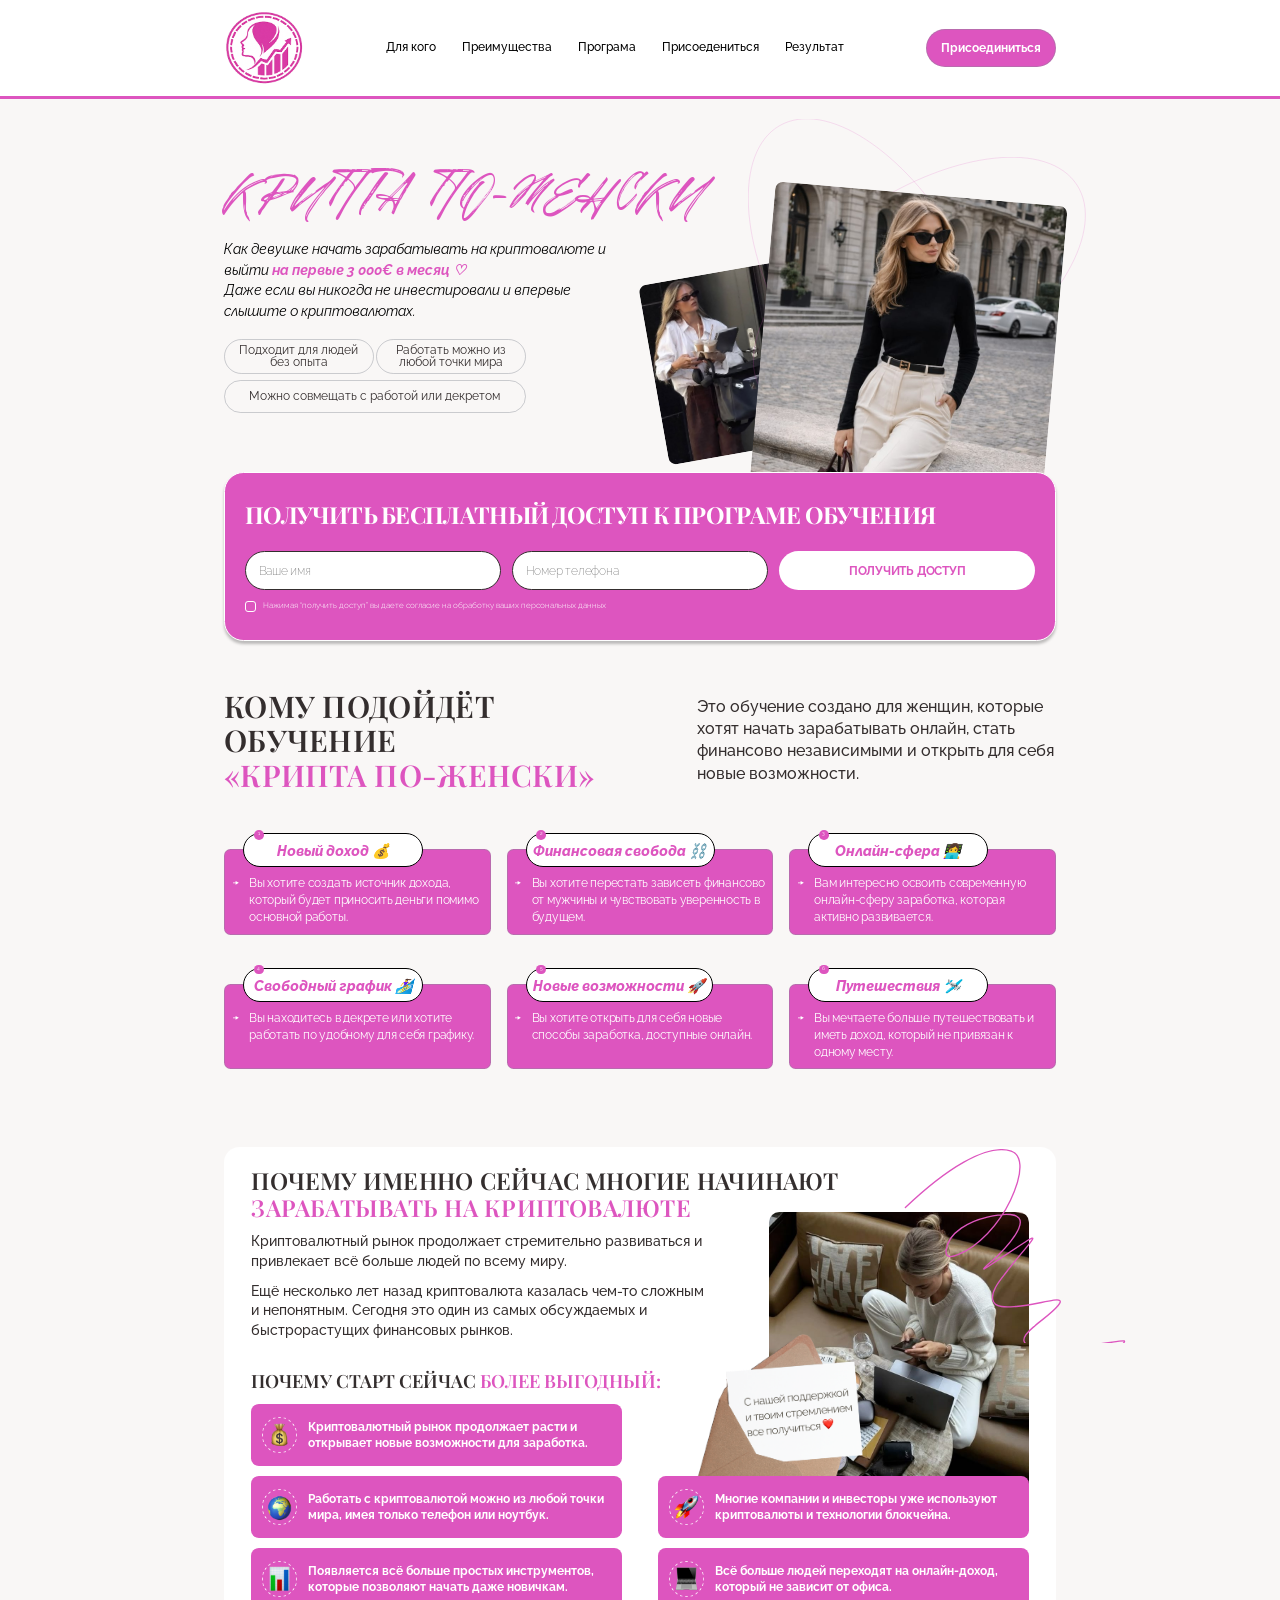
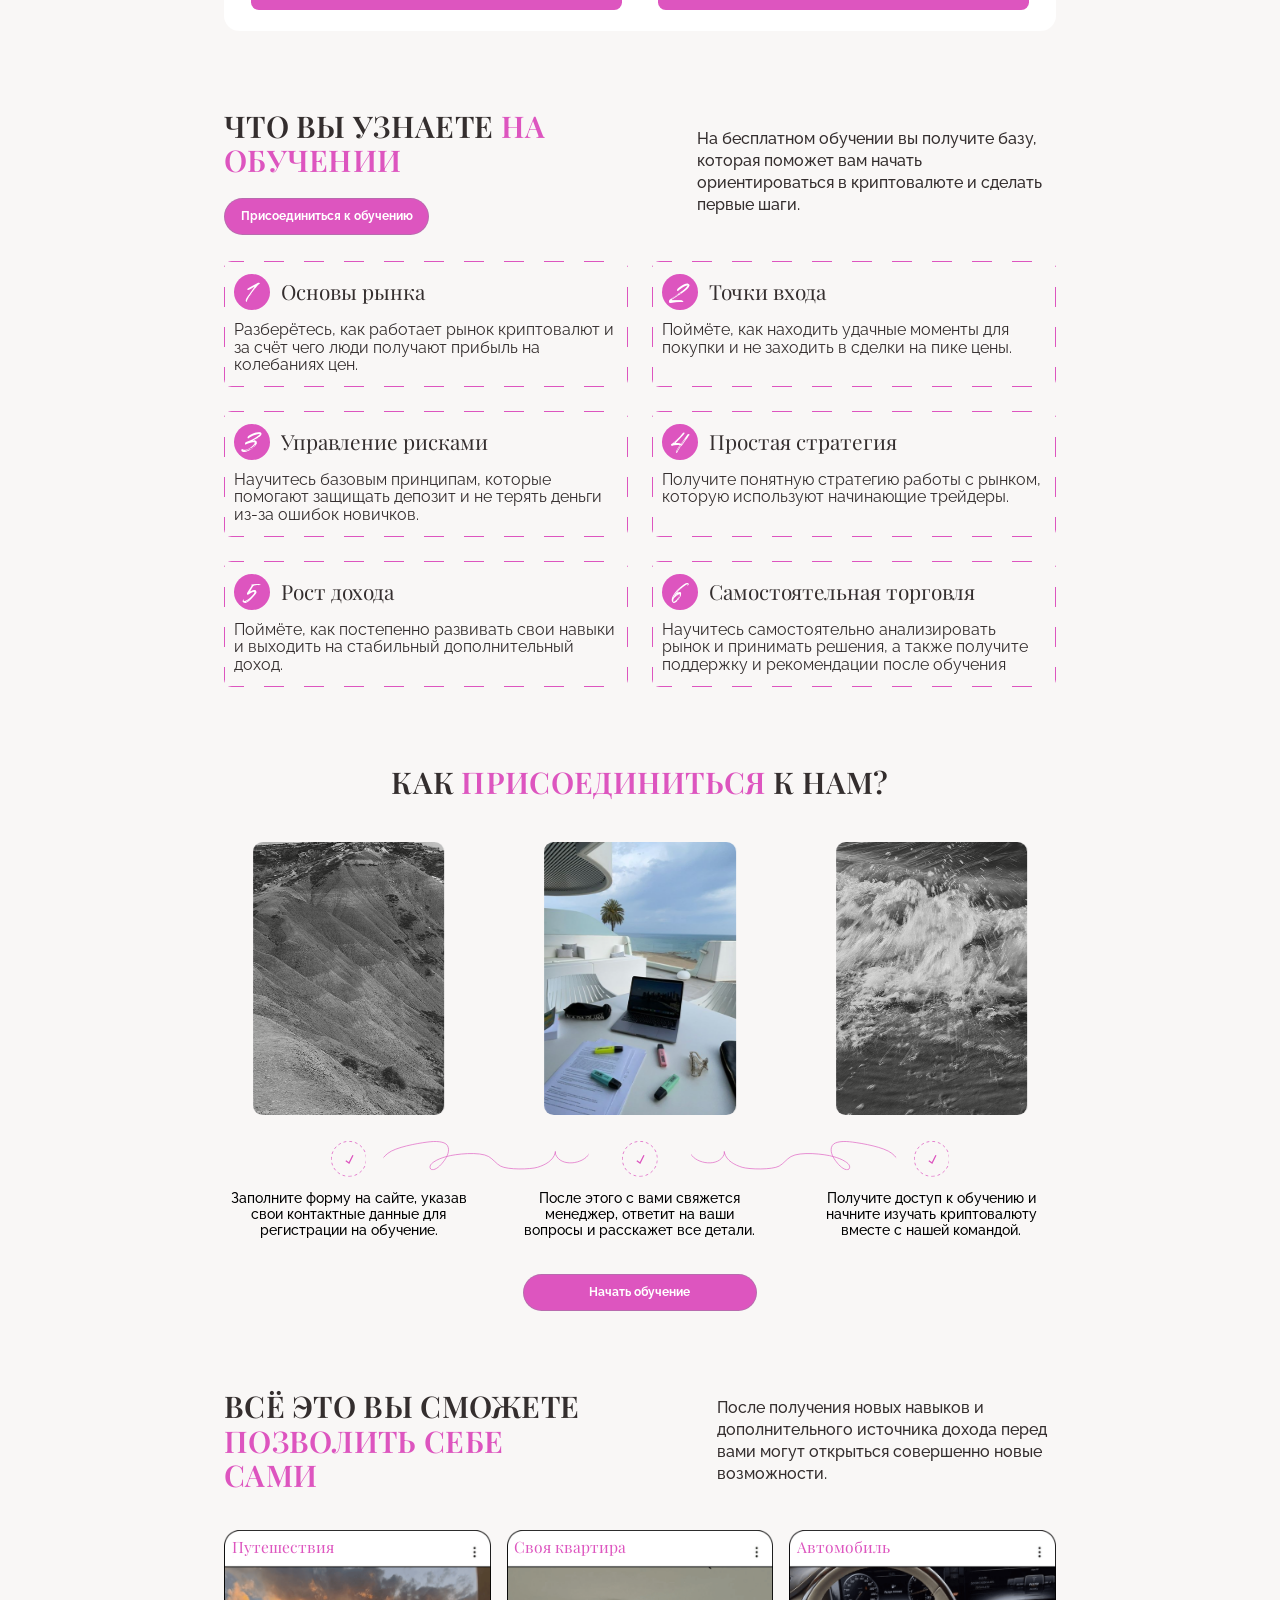
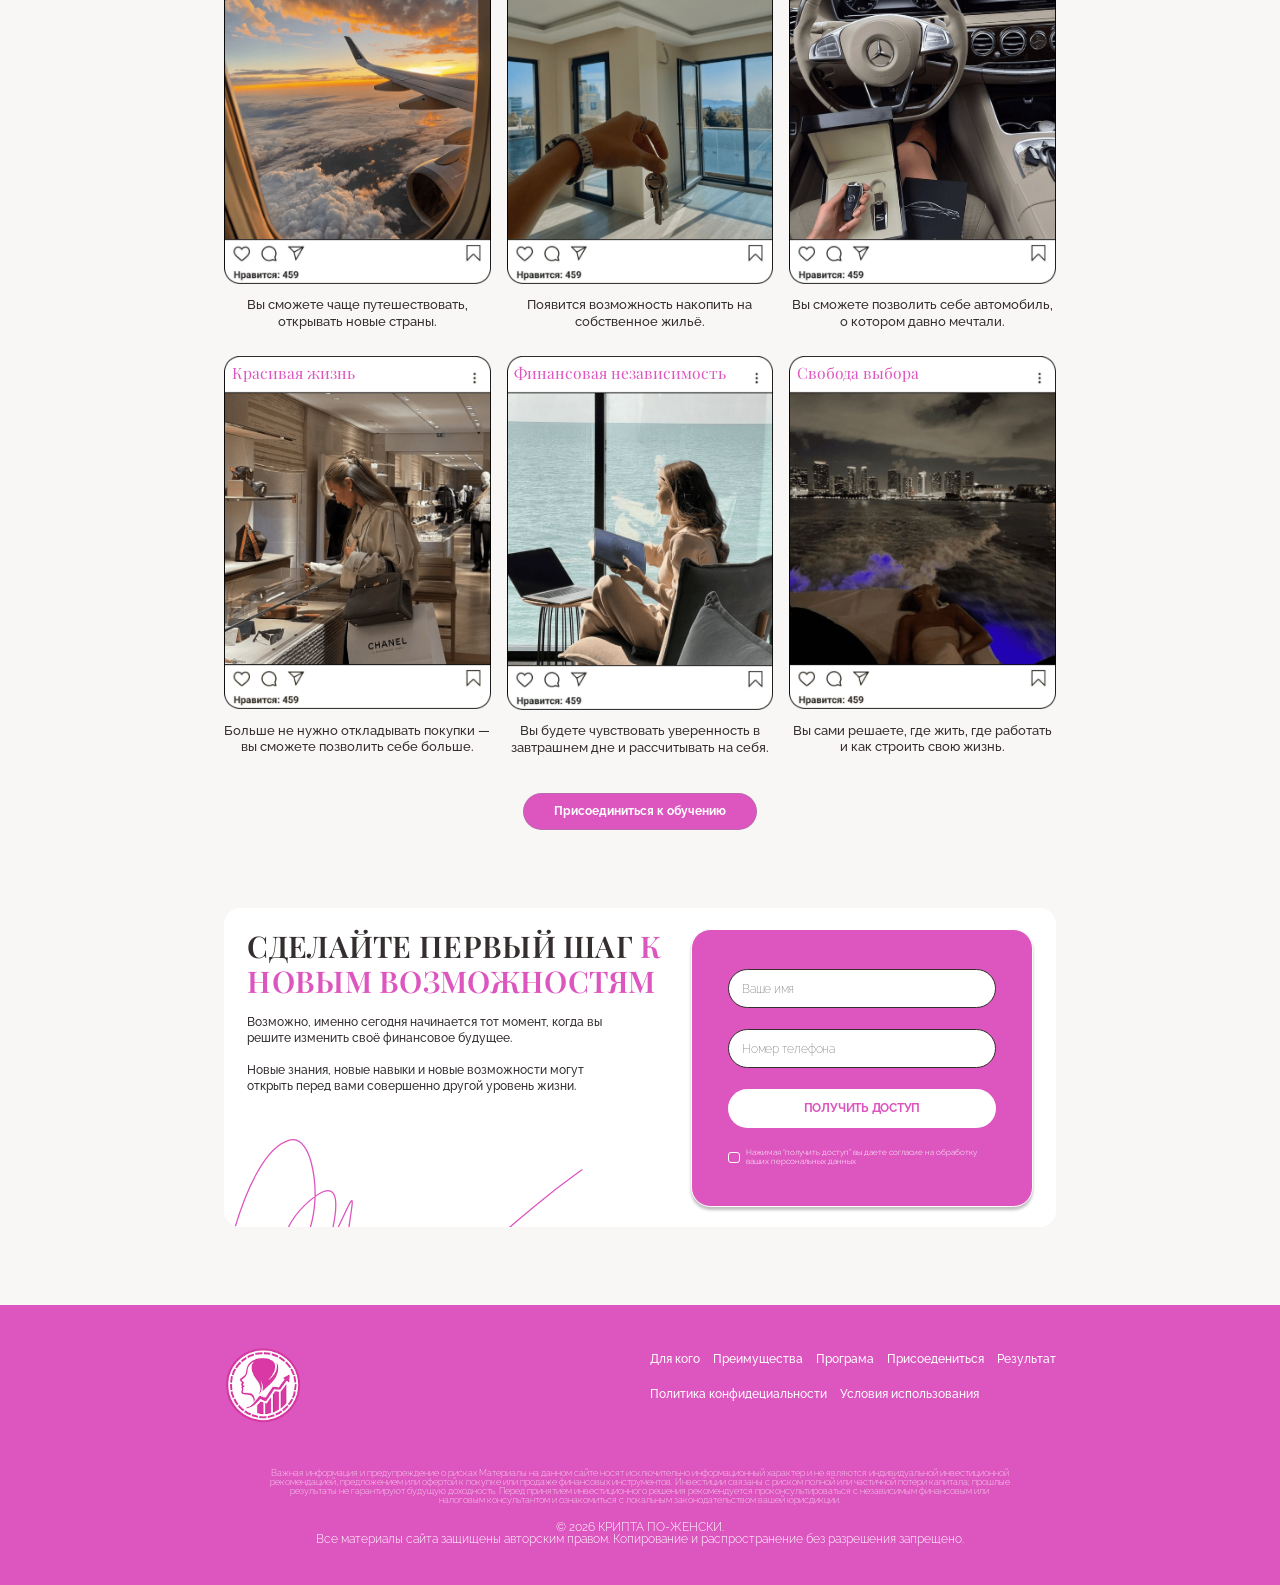
<file: index.html>
<!DOCTYPE html>
<html lang="ru">
<head>
    <meta charset="UTF-8">
    <meta name="viewport" content="width=device-width, initial-scale=1.0">
    <title>CRYPT-THE WOMAN-STYLE</title>
    <!-- Swiper css -->
    <link rel="stylesheet" href="https://cdn.jsdelivr.net/npm/swiper@11/swiper-bundle.min.css" />
    <!-- Swiper css -->
    <!-- favicon -->
    <link rel="icon" href="./images/logo/favicon.svg">
    <!-- favicon -->
    <!-- fonts -->
    <link rel="preconnect" href="https://fonts.googleapis.com">
    <link rel="preconnect" href="https://fonts.gstatic.com" crossorigin>
    <link
        href="https://fonts.googleapis.com/css2?family=Manrope:wght@200..800&family=Playfair+Display:ital,wght@0,400..900;1,400..900&family=Raleway:ital,wght@0,100..900;1,100..900&display=swap"
        rel="stylesheet">
        <link rel="stylesheet" href="./assets/fonts/Inter/stylesheet.css">
        <link rel="stylesheet" href="./assets/fonts/Gilroy/stylesheet.css">
        <link rel="stylesheet" href="./assets/fonts/DisruptorsScript/stylesheet.css">
    <!-- fonts -->
    <!-- css link -->
    <link rel="stylesheet" href="./assets/scss/style.css">
    <!-- css link -->
</head>
<body>
    <div class="wrapper">

        <!-- header -->
        <header class="header">
            <div class="container">
                <a href="#" class="header_logo">
                    <img src="./assets/images/logo/footer_logo.png" alt="">
                </a>
                <ul class="header_link">
                    <li>
                        <a href="#">
                            Для кого
                        </a>
                    </li>
                    <li>
                        <a href="#">
                            Преимущества
                        </a>
                    </li>
                    <li>
                        <a href="#">
                            Програма
                        </a>
                    </li>
                    <li>
                        <a href="#">
                            Присоедениться
                        </a>
                    </li>
                    <li>
                        <a href="#">
                            Результат
                        </a>
                    </li>
                </ul>
                <button class="header_btn pink_btn">
                    Присоединиться
                </button>
            </div>
        </header>
        <!-- header -->

        <!-- main -->
        <main>

            <!-- hero -->
            <section class="hero">
                <div class="container">
                    <div class="hero_text">
                        <h1>
                            КРИПТА<br> ПО-ЖЕНСКИ
                        </h1>
                        <p>
                            Как девушке начать зарабатывать на криптовалюте и выйти <b>на первые 3 000€ в месяц ♡</b><br>
                            Даже если вы никогда не инвестировали и впервые слышите о криптовалютах.
                        </p>
                        <ul>
                            <li>
                                Подходит для людей без опыта
                            </li>
                            <li>
                                Работать можно из любой точки мира
                            </li>
                            <li>
                                Можно совмещать с работой или декретом
                            </li>
                        </ul>
                    </div>
                    <div class="hero_imgs">
                        <img class="hero_img" src="./assets/images/hero1.jpg" alt="">
                        <img class="hero_img_two" src="./assets/images/hero2.jpg" alt="">
                        <img src="./assets/images/hero_icon1.svg" alt="" class="circle_one">
                        <img src="./assets/images/hero_icon2.svg" alt="" class="circle_two">
                    </div>
                    <div class="contact">
                        <div class="contact_in">
                            <form action="#">
                                <h2>
                                    Получить бесплатный доступ к програме обучения
                                </h2>
                                <div class="form_inputs">
                                    <input type="text" placeholder="Ваше имя">
                                    <input type="tel" placeholder="Номер телефона">
                                    <button type="submit">
                                        получить доступ
                                    </button>
                                </div>
                                <label class="consent">
                                    <input type="checkbox" class="consent_input" />

                                    <span class="consent_box">
                                        <svg width="12" height="9" viewBox="0 0 12 9" fill="none">
                                            <path
                                                d="M4.0293 6.68571L10.4864 0.228572C10.6388 0.0761906 10.8166 0 11.0198 0C11.223 0 11.4007 0.0761906 11.5531 0.228572C11.7055 0.380953 11.7817 0.562032 11.7817 0.77181C11.7817 0.981587 11.7055 1.16241 11.5531 1.31429L4.56264 8.32381C4.41026 8.47619 4.23248 8.55238 4.0293 8.55238C3.82613 8.55238 3.64835 8.47619 3.49597 8.32381L0.21978 5.04762C0.0673993 4.89524 -0.00574359 4.71441 0.000351648 4.50514C0.00644689 4.29587 0.0859387 4.11479 0.238828 3.9619C0.391716 3.80902 0.572796 3.73283 0.782066 3.73333C0.991336 3.73384 1.17216 3.81003 1.32454 3.9619L4.0293 6.68571Z"
                                                fill="white" />
                                        </svg>
                                    </span>

                                    <span class="consent_text">
                                        Нажимая “получить доступ” вы даете согласие на обработку ваших персональных данных
                                    </span>
                                </label>
                            </form>
                        </div>
                    </div>
                </div>
            </section>
            <!-- hero -->

            <!-- services -->
            <section class="services">
                <div class="container">
                    <div class="services_head">
                        <div class="services_head-left">
                            <h2 class="section_title">
                                Кому подойдёт обучение
                                <span>«Крипта по-женски»</span>
                            </h2>
                        </div>
                        <p>
                            Это обучение создано для женщин, которые хотят начать зарабатывать онлайн, стать финансово независимыми и открыть для
                            себя новые возможности.
                        </p>
                    </div>
                    <div class="services_cards">
                        <div class="services_card">
                            <div class="card_block">
                                <div class="number">
                                    1
                                </div>
                                <span>
                                    Новый доход 💰
                                </span>
                            </div>
                            <svg width="9" height="6" viewBox="0 0 9 6" fill="none" xmlns="http://www.w3.org/2000/svg">
                                <path d="M9 2.88672L4 -3.26633e-05V5.77347L9 2.88672ZM0 2.88672V3.38672H4.5V2.88672V2.38672H0V2.88672Z"
                                    fill="white" />
                            </svg>
                            <p>
                                Вы хотите создать источник дохода, который будет приносить деньги помимо основной работы.
                            </p>
                        </div>
                        <div class="services_card">
                            <div class="card_block">
                                <div class="number">
                                    2
                                </div>
                                <span>
                                    Финансовая свобода ⛓️
                                </span>
                            </div>
                            <svg width="9" height="6" viewBox="0 0 9 6" fill="none" xmlns="http://www.w3.org/2000/svg">
                                <path d="M9 2.88672L4 -3.26633e-05V5.77347L9 2.88672ZM0 2.88672V3.38672H4.5V2.88672V2.38672H0V2.88672Z"
                                    fill="white" />
                            </svg>
                            <p>
                                Вы хотите перестать зависеть финансово от мужчины и чувствовать уверенность в будущем.
                            </p>
                        </div>
                        <div class="services_card">
                            <div class="card_block">
                                <div class="number">
                                    3
                                </div>
                                <span>
                                    Онлайн-сфера 👩‍💻
                                </span>
                            </div>
                            <svg width="9" height="6" viewBox="0 0 9 6" fill="none" xmlns="http://www.w3.org/2000/svg">
                                <path d="M9 2.88672L4 -3.26633e-05V5.77347L9 2.88672ZM0 2.88672V3.38672H4.5V2.88672V2.38672H0V2.88672Z"
                                    fill="white" />
                            </svg>
                            <p>
                                Вам интересно освоить современную онлайн-сферу заработка, которая активно развивается.
                            </p>
                        </div>
                        <div class="services_card">
                            <div class="card_block">
                                <div class="number">
                                    4
                                </div>
                                <span>
                                    Свободный график 🏄‍♀️
                                </span>
                            </div>
                            <svg width="9" height="6" viewBox="0 0 9 6" fill="none" xmlns="http://www.w3.org/2000/svg">
                                <path d="M9 2.88672L4 -3.26633e-05V5.77347L9 2.88672ZM0 2.88672V3.38672H4.5V2.88672V2.38672H0V2.88672Z"
                                    fill="white" />
                            </svg>
                            <p>
                                Вы находитесь в декрете или хотите работать по удобному для себя графику.
                            </p>
                        </div>
                        <div class="services_card">
                            <div class="card_block">
                                <div class="number">
                                    5
                                </div>
                                <span>
                                    Новые возможности 🚀
                                </span>
                            </div>
                            <svg width="9" height="6" viewBox="0 0 9 6" fill="none" xmlns="http://www.w3.org/2000/svg">
                                <path d="M9 2.88672L4 -3.26633e-05V5.77347L9 2.88672ZM0 2.88672V3.38672H4.5V2.88672V2.38672H0V2.88672Z"
                                    fill="white" />
                            </svg>
                            <p>
                                Вы хотите открыть для себя новые способы заработка, доступные онлайн.
                            </p>
                        </div>
                        <div class="services_card">
                            <div class="card_block">
                                <div class="number">
                                    6
                                </div>
                                <span>
                                    Путешествия 🛩️
                                </span>
                            </div>
                            <svg width="9" height="6" viewBox="0 0 9 6" fill="none" xmlns="http://www.w3.org/2000/svg">
                                <path d="M9 2.88672L4 -3.26633e-05V5.77347L9 2.88672ZM0 2.88672V3.38672H4.5V2.88672V2.38672H0V2.88672Z"
                                    fill="white" />
                            </svg>
                            <p>
                                Вы мечтаете больше путешествовать и иметь доход, который не привязан к одному месту.
                            </p>
                        </div>
                    </div>
                </div>
            </section>
            <!-- services -->

            <!-- cryptocurrency -->
            <section class="cryptocurrency section_top">
                <div class="container">
                    <div class="cryptocurrency_in">
                        <div class="cryptocurrency_text">
                            <h2 class="section_title">
                                Почему именно сейчас многие начинают <span>зарабатывать на криптовалюте</span>
                            </h2>
                            <p>
                                Криптовалютный рынок продолжает стремительно развиваться и привлекает всё больше людей по всему миру.
                            </p>
                            <p>
                                Ещё несколько лет назад криптовалюта казалась чем-то сложным и непонятным.
                                Сегодня это один из самых обсуждаемых и быстрорастущих финансовых рынков.
                            </p>
                        </div>
                        <div class="cryptocurrency_img">
                            <img class="main_img" src="./assets/images/cryptocurrency_img.jpg" alt="">
                            <img class="icon" src="./assets/images/cryptocurrency_icon.svg" alt="">
                            <img class="email" src="./assets/images/cryptocurrency_email.png" alt="">
                        </div>
                        <div class="cryptocurrency_blocks">
                            <h3>
                                Почему старт сейчас <span>более выгодный:</span>
                            </h3>
                            <div class="cryptocurrency_blocks-in">
                                <div class="cryptocurrency_block">
                                    <img src="./assets/images/cryptocurrency1.png" alt="">
                                    <p>
                                        Криптовалютный рынок продолжает расти и открывает новые возможности для заработка.
                                    </p>
                                </div>
                                <div class="cryptocurrency_block-transparent"></div>
                                <div class="cryptocurrency_block">
                                    <img src="./assets/images/cryptocurrency2.png" alt="">
                                    <p>
                                        Работать с криптовалютой можно из любой точки мира, имея только телефон или ноутбук.
                                    </p>
                                </div>
                                <div class="cryptocurrency_block">
                                    <img src="./assets/images/cryptocurrency3.png" alt="">
                                    <p>
                                        Многие компании и инвесторы уже используют криптовалюты и технологии блокчейна.
                                    </p>
                                </div>
                                <div class="cryptocurrency_block">
                                    <img src="./assets/images/cryptocurrency4.png" alt="">
                                    <p>
                                        Появляется всё больше простых инструментов, которые позволяют начать даже новичкам.
                                    </p>
                                </div>
                                <div class="cryptocurrency_block">
                                    <img src="./assets/images/cryptocurrency5.png" alt="">
                                    <p>
                                        Всё больше людей переходят на онлайн-доход, который не зависит от офиса.
                                    </p>
                                </div>
                            </div>
                        </div>
                    </div>
                </div>
            </section>
            <!-- cryptocurrency -->

            <!-- training -->
            <section class="training section_top">
                <div class="container">
                    <div class="training_head">
                        <div class="training_head-left">
                            <h2 class="section_title">
                                Что вы узнаете <span>на обучении</span>
                            </h2>
                            <button class="pink_btn">
                                Присоединиться к обучению
                            </button>
                        </div>
                        <p>
                            На бесплатном обучении вы получите базу, которая поможет вам начать ориентироваться в криптовалюте и сделать первые
                            шаги.
                        </p>
                    </div>
                    <div class="training_cards">
                        <div class="training_card">
                            <div class="training_card-head">
                                <div class="number">
                                    <span>
                                        1
                                    </span>
                                </div>
                                <h3>
                                    Основы рынка
                                </h3>
                            </div>
                            <p>
                                Разберётесь, как работает рынок криптовалют и за счёт чего люди получают прибыль на колебаниях цен.
                            </p>
                        </div>
                        <div class="training_card">
                            <div class="training_card-head">
                                <div class="number">
                                    <span>
                                        2
                                    </span>
                                </div>
                                <h3>
                                    Точки входа
                                </h3>
                            </div>
                            <p>
                                Поймёте, как находить удачные моменты для покупки и не заходить в сделки на пике цены.
                            </p>
                        </div>
                        <div class="training_card">
                            <div class="training_card-head">
                                <div class="number">
                                    <span>
                                        3
                                    </span>
                                </div>
                                <h3>
                                    Управление рисками
                                </h3>
                            </div>
                            <p>
                                Научитесь базовым принципам, которые помогают защищать депозит и не терять деньги из-за ошибок новичков.
                            </p>
                        </div>
                        <div class="training_card">
                            <div class="training_card-head">
                                <div class="number">
                                    <span>
                                        4
                                    </span>
                                </div>
                                <h3>
                                    Простая стратегия
                                </h3>
                            </div>
                            <p>
                                Получите понятную стратегию работы с рынком, которую используют начинающие трейдеры.
                            </p>
                        </div>
                        <div class="training_card">
                            <div class="training_card-head">
                                <div class="number">
                                    <span>
                                        5
                                    </span>
                                </div>
                                <h3>
                                    Рост дохода
                                </h3>
                            </div>
                            <p>
                                Поймёте, как постепенно развивать свои навыки и выходить на стабильный дополнительный доход.
                            </p>
                        </div>
                        <div class="training_card">
                            <div class="training_card-head">
                                <div class="number">
                                    <span>
                                        6
                                    </span>
                                </div>
                                <h3>
                                    Самостоятельная торговля
                                </h3>
                            </div>
                            <p>
                                Научитесь самостоятельно анализировать рынок и принимать решения, а также получите поддержку и рекомендации после
                                обучения
                            </p>
                        </div>
                    </div>
                </div>
            </section>
            <!-- training -->

            <!-- slider -->
            <section class="slider section_top">
                <div class="container">
                    <h2 class="section_title">
                        Как <span>присоединиться</span>
                        к нам?
                    </h2>
                    <div class="swiper sliderSwiper">
                        <div class="swiper-wrapper">
                            <div class="swiper-slide">
                                <img src="./assets/images/slider1.png" alt="">
                            </div>
                            <div class="swiper-slide">
                                <img src="./assets/images/slider2.png" alt="">
                            </div>
                            <div class="swiper-slide">
                                <img src="./assets/images/slider3.png" alt="">
                            </div>
                        </div>
                    </div>
                    <div class="slider_blocks">
                        <div class="slider_block">
                            <svg width="55" height="55" viewBox="0 0 55 55" fill="none" xmlns="http://www.w3.org/2000/svg">
                                <g clip-path="url(#clip0_0_210)">
                                    <g clip-path="url(#clip1_0_210)">
                                        <path
                                            d="M27.5 54.4498C42.3841 54.4498 54.45 42.3839 54.45 27.4998C54.45 12.6157 42.3841 0.549805 27.5 0.549805C12.6159 0.549805 0.549988 12.6157 0.549988 27.4998C0.549988 42.3839 12.6159 54.4498 27.5 54.4498Z"
                                            stroke="#DD55BF" stroke-width="1.1" stroke-dasharray="4.4 4.4" />
                                        <path d="M22.78 30.5L27.78 34L33.78 22" stroke="#DD55BF" stroke-width="2" />
                                    </g>
                                </g>
                                <defs>
                                    <clipPath id="clip0_0_210">
                                        <rect width="55" height="55" fill="white" />
                                    </clipPath>
                                    <clipPath id="clip1_0_210">
                                        <rect width="55" height="55" fill="white" />
                                    </clipPath>
                                </defs>
                            </svg>
                            <p>
                                Заполните форму на сайте, указав свои контактные данные для регистрации на обучение.
                            </p>
                        </div>
                        <div class="slider_block center_block">
                            <img src="./assets/images/slider_icon-left.svg" alt="" class="icon icon_left">
                            <img src="./assets/images/slider_icon-right.svg" alt="" class="icon icon_right">
                            <svg width="55" height="55" viewBox="0 0 55 55" fill="none" xmlns="http://www.w3.org/2000/svg">
                                <g clip-path="url(#clip0_0_210)">
                                    <g clip-path="url(#clip1_0_210)">
                                        <path
                                            d="M27.5 54.4498C42.3841 54.4498 54.45 42.3839 54.45 27.4998C54.45 12.6157 42.3841 0.549805 27.5 0.549805C12.6159 0.549805 0.549988 12.6157 0.549988 27.4998C0.549988 42.3839 12.6159 54.4498 27.5 54.4498Z"
                                            stroke="#DD55BF" stroke-width="1.1" stroke-dasharray="4.4 4.4" />
                                        <path d="M22.78 30.5L27.78 34L33.78 22" stroke="#DD55BF" stroke-width="2" />
                                    </g>
                                </g>
                                <defs>
                                    <clipPath id="clip0_0_210">
                                        <rect width="55" height="55" fill="white" />
                                    </clipPath>
                                    <clipPath id="clip1_0_210">
                                        <rect width="55" height="55" fill="white" />
                                    </clipPath>
                                </defs>
                            </svg>
                            <p>
                                После этого с вами свяжется менеджер, ответит на ваши вопросы и расскажет все детали.
                            </p>
                        </div>
                        <div class="slider_block">
                            <svg width="55" height="55" viewBox="0 0 55 55" fill="none" xmlns="http://www.w3.org/2000/svg">
                                <g clip-path="url(#clip0_0_210)">
                                    <g clip-path="url(#clip1_0_210)">
                                        <path
                                            d="M27.5 54.4498C42.3841 54.4498 54.45 42.3839 54.45 27.4998C54.45 12.6157 42.3841 0.549805 27.5 0.549805C12.6159 0.549805 0.549988 12.6157 0.549988 27.4998C0.549988 42.3839 12.6159 54.4498 27.5 54.4498Z"
                                            stroke="#DD55BF" stroke-width="1.1" stroke-dasharray="4.4 4.4" />
                                        <path d="M22.78 30.5L27.78 34L33.78 22" stroke="#DD55BF" stroke-width="2" />
                                    </g>
                                </g>
                                <defs>
                                    <clipPath id="clip0_0_210">
                                        <rect width="55" height="55" fill="white" />
                                    </clipPath>
                                    <clipPath id="clip1_0_210">
                                        <rect width="55" height="55" fill="white" />
                                    </clipPath>
                                </defs>
                            </svg>
                            <p>
                                Получите доступ к обучению и начните изучать криптовалюту вместе с нашей командой.
                            </p>
                        </div>
                    </div>
                    <button class="pink_btn">
                        Начать обучение
                    </button>
                </div>
            </section>
            <!-- slider -->

            <!-- yourself -->
            <section class="yourself section_top">
                <div class="container">
                    <div class="yourself_head">
                        <h2 class="section_title">
                            Всё это вы сможете <span>позволить себе сами</span>
                        </h2>
                        <p>
                            После получения новых навыков и дополнительного источника дохода перед вами могут открыться совершенно новые
                            возможности.
                        </p>
                    </div>
                    <div class="yourself_cards">
                        <div class="yourself_card">
                            <div class="yourself_card-img">
                                <h3>
                                    Путешествия
                                </h3>
                                <img src="./assets/images/yourself1.png" alt="">
                            </div>
                            <p>
                                Вы сможете чаще путешествовать,
                                открывать новые страны.
                            </p>
                        </div>
                        <div class="yourself_card">
                            <div class="yourself_card-img">
                                <h3>
                                    Своя квартира
                                </h3>
                                <img src="./assets/images/yourself2.png" alt="">
                            </div>
                            <p>
                                Появится возможность накопить
                                на собственное жильё.
                            </p>
                        </div>
                        <div class="yourself_card">
                            <div class="yourself_card-img">
                                <h3>
                                    Автомобиль
                                </h3>
                                <img src="./assets/images/yourself3.png" alt="">
                            </div>
                            <p>
                                Вы сможете позволить себе
                                автомобиль, о котором давно мечтали.
                            </p>
                        </div>
                        <div class="yourself_card">
                            <div class="yourself_card-img">
                                <h3>
                                    Красивая жизнь
                                </h3>
                                <img src="./assets/images/yourself4.png" alt="">
                            </div>
                            <p>
                                Больше не нужно откладывать покупки
                                — вы сможете позволить себе больше.
                            </p>
                        </div>
                        <div class="yourself_card">
                            <div class="yourself_card-img">
                                <h3>
                                    Финансовая независимость
                                </h3>
                                <img src="./assets/images/yourself5.png" alt="">
                            </div>
                            <p>
                                Вы будете чувствовать уверенность в завтрашнем дне и рассчитывать на себя.
                            </p>
                        </div>
                        <div class="yourself_card">
                            <div class="yourself_card-img">
                                <h3>
                                    Свобода выбора
                                </h3>
                                <img src="./assets/images/yourself6.png" alt="">
                            </div>
                            <p>
                                Вы сами решаете, где жить, где работать и как строить свою жизнь.
                            </p>
                        </div>
                    </div>
                    <button class="pink_btn">
                        Присоединиться к обучению
                    </button>
                </div>
            </section>
            <!-- yourself -->

            <!-- contact -->
            <section class="contact section_top">
                <div class="container">
                    <div class="contact_in">
                        <img class="contact_icon" src="./assets/images/contact_icon.svg" alt="">
                        <div class="contact_left">
                            <h2 class="section_title">
                                Сделайте первый<br> шаг
                                <span>к новым<br> возможностям</span>
                            </h2>
                            <p>
                                Возможно, именно сегодня начинается тот момент, когда вы решите изменить своё финансовое будущее.
                            </p>
                            <p>
                                Новые знания, новые навыки и новые возможности могут открыть перед вами совершенно другой уровень жизни.
                            </p>
                        </div>
                        <form action="#">
                            <input type="text" placeholder="Ваше имя">
                            <input type="tel" placeholder="Номер телефона">
                            <button type="submit">
                                получить доступ
                            </button>
                            <label class="consent">
                                <input type="checkbox" class="consent_input" />

                                <span class="consent_box">
                                    <svg width="12" height="9" viewBox="0 0 12 9" fill="none">
                                        <path
                                            d="M4.0293 6.68571L10.4864 0.228572C10.6388 0.0761906 10.8166 0 11.0198 0C11.223 0 11.4007 0.0761906 11.5531 0.228572C11.7055 0.380953 11.7817 0.562032 11.7817 0.77181C11.7817 0.981587 11.7055 1.16241 11.5531 1.31429L4.56264 8.32381C4.41026 8.47619 4.23248 8.55238 4.0293 8.55238C3.82613 8.55238 3.64835 8.47619 3.49597 8.32381L0.21978 5.04762C0.0673993 4.89524 -0.00574359 4.71441 0.000351648 4.50514C0.00644689 4.29587 0.0859387 4.11479 0.238828 3.9619C0.391716 3.80902 0.572796 3.73283 0.782066 3.73333C0.991336 3.73384 1.17216 3.81003 1.32454 3.9619L4.0293 6.68571Z"
                                            fill="white" />
                                    </svg>
                                </span>

                                <span class="consent_text">
                                    Нажимая “получить доступ” вы даете согласие на обработку ваших персональных данных
                                </span>
                            </label>
                        </form>
                    </div>
                </div>
            </section>
            <!-- contact -->
        </main>
        <!-- main -->

        <!-- footer -->
        <footer class="footer section_top">
            <div class="container">
                <div class="footer_top">
                    <a href="/" class="footer_logo">
                        <img src="./assets/images/logo/footer_logo.png" alt="">
                    </a>
                    <div class="footer_top-links">
                        <ul class="footer_link">
                            <li>
                                <a href="#">
                                    Для кого
                                </a>
                            </li>
                            <li>
                                <a href="#">
                                    Преимущества
                                </a>
                            </li>
                            <li>
                                <a href="#">
                                    Програма
                                </a>
                            </li>
                            <li>
                                <a href="#">
                                    Присоедениться
                                </a>
                            </li>
                            <li>
                                <a href="#">
                                    Результат
                                </a>
                            </li>
                        </ul>
                        <ul>
                            <li>
                                <a href="#">
                                    Политика конфидециальности
                                </a>
                            </li>
                            <li>
                                <a href="#">
                                    Условия использования
                                </a>
                            </li>
                        </ul>
                    </div>
                </div>
                <p>
                    Важная информация и предупреждение о рисках Материалы на данном сайте носят исключительно информационный характер и не
                    являются индивидуальной инвестиционной рекомендацией, предложением или офертой к покупке или продаже финансовых
                    инструментов. Инвестиции связаны с риском полной или частичной потери капитала; прошлые результаты не гарантируют
                    будущую доходность. Перед принятием инвестиционного решения рекомендуется проконсультироваться с независимым финансовым
                    или налоговым консультантом и ознакомиться с локальным законодательством вашей юрисдикции.
                </p>
                <span>
                    © 2026 КРИПТА ПО-ЖЕНСКИ.<br>
                    Все материалы сайта защищены авторским правом. Копирование и распространение без разрешения запрещено.
                </span>
            </div>
        </footer>
        <!-- footer -->
    </div>

    <!-- Swiper js -->
    <script src="https://cdn.jsdelivr.net/npm/swiper@11/swiper-bundle.min.js" defer></script>
    <!-- Swiper js -->
    <!-- js file -->
    <script src="./assets/scripts/main.js" defer></script>
    <!-- js file -->
</body>
</html>
</file>
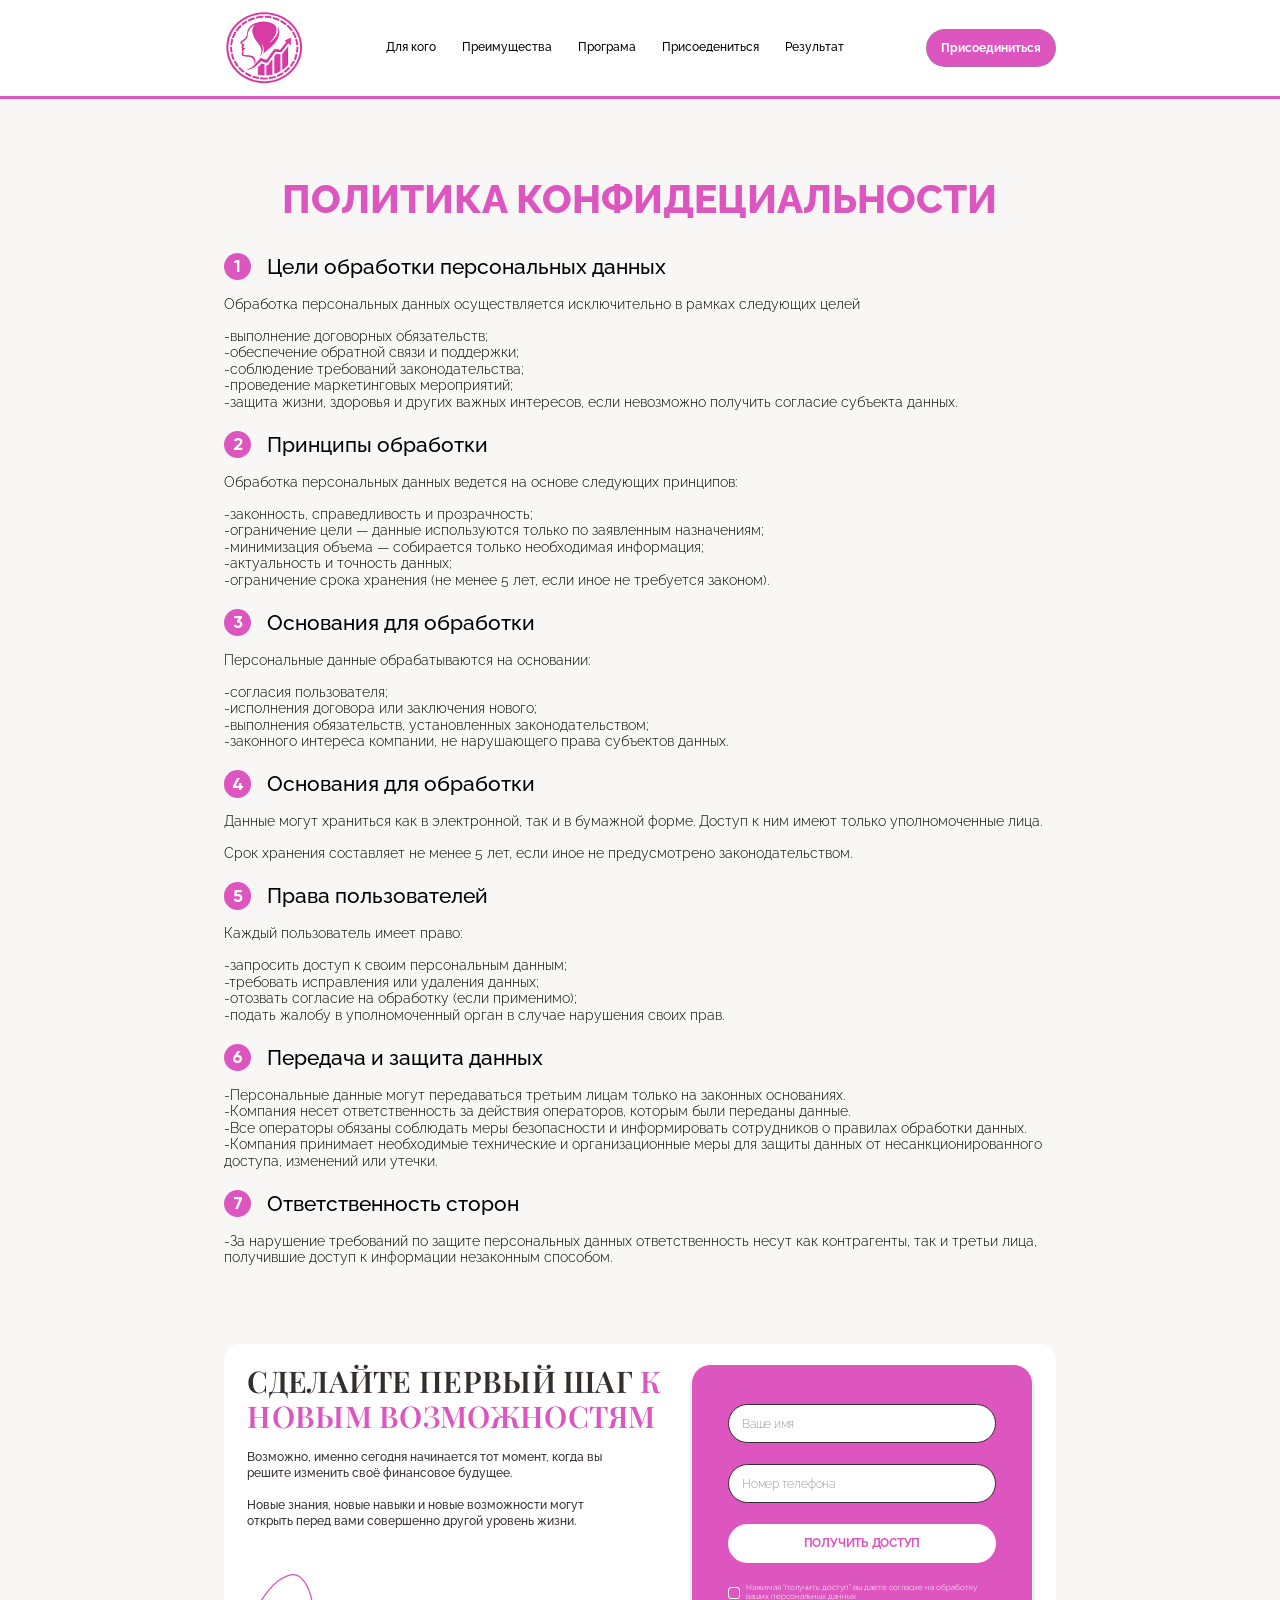
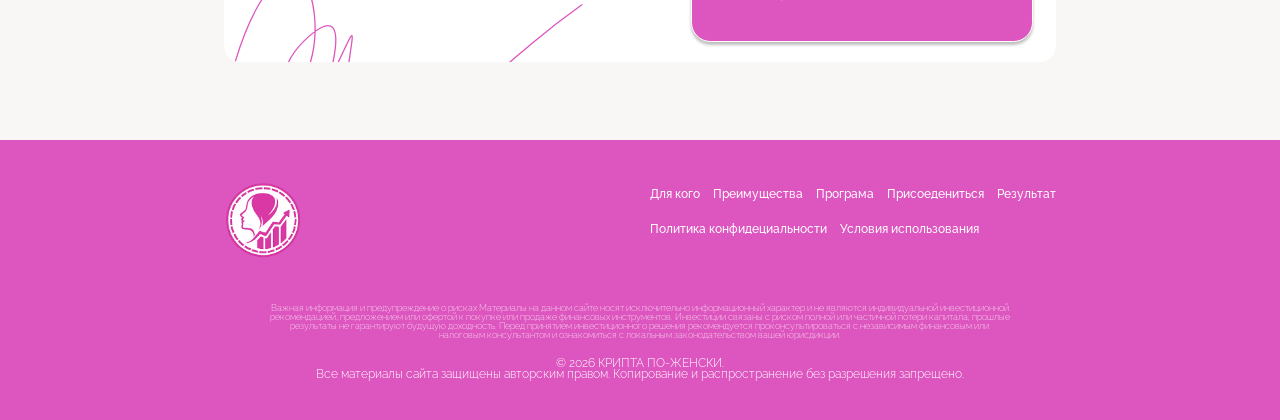
<file: policy.html>
<!DOCTYPE html>
<html lang="ru">

<head>
  <meta charset="UTF-8">
  <meta name="viewport" content="width=device-width, initial-scale=1.0">
  <title>CRYPT-THE WOMAN-STYLE</title>
  <!-- Swiper css -->
  <link rel="stylesheet" href="https://cdn.jsdelivr.net/npm/swiper@11/swiper-bundle.min.css" />
  <!-- Swiper css -->
  <!-- favicon -->
  <link rel="icon" href="./images/logo/favicon.svg">
  <!-- favicon -->
  <!-- fonts -->
  <link rel="preconnect" href="https://fonts.googleapis.com">
  <link rel="preconnect" href="https://fonts.gstatic.com" crossorigin>
  <link
    href="https://fonts.googleapis.com/css2?family=Manrope:wght@200..800&family=Playfair+Display:ital,wght@0,400..900;1,400..900&family=Raleway:ital,wght@0,100..900;1,100..900&display=swap"
    rel="stylesheet">
  <link rel="stylesheet" href="./assets/fonts/Inter/stylesheet.css">
  <link rel="stylesheet" href="./assets/fonts/Gilroy/stylesheet.css">
  <link rel="stylesheet" href="./assets/fonts/DisruptorsScript/stylesheet.css">
  <!-- fonts -->
  <!-- css link -->
  <link rel="stylesheet" href="./assets/scss/style.css">
  <!-- css link -->
</head>

<body>
  <div class="wrapper">

    <!-- header -->
    <header class="header">
      <div class="container">
        <a href="#" class="header_logo">
          <img src="./assets/images/logo/footer_logo.png" alt="">
        </a>
        <ul class="header_link">
          <li>
            <a href="#">
              Для кого
            </a>
          </li>
          <li>
            <a href="#">
              Преимущества
            </a>
          </li>
          <li>
            <a href="#">
              Програма
            </a>
          </li>
          <li>
            <a href="#">
              Присоедениться
            </a>
          </li>
          <li>
            <a href="#">
              Результат
            </a>
          </li>
        </ul>
        <button class="header_btn pink_btn">
          Присоединиться
        </button>
      </div>
    </header>
    <!-- header -->

    <!-- main -->
    <main>

      <!-- policy -->
      <section class="policy section_top">
        <div class="container">
          <h1>
            Политика конфидециальности
          </h1>
          <div class="policy_blocks">
            <div class="policy_block">
              <div class="policy_title">
                <span class="number">
                  1
                </span>
                <h3>
                  Цели обработки персональных данных
                </h3>
              </div>
              <p>
                Обработка персональных данных осуществляется исключительно в рамках следующих целей
              </p>
              <ul>
                <li>
                  -выполнение договорных обязательств;
                </li>
                <li>
                  -обеспечение обратной связи и поддержки;
                </li>
                <li>
                  -соблюдение требований законодательства;
                </li>
                <li>
                  -проведение маркетинговых мероприятий;
                </li>
                <li>
                  -защита жизни, здоровья и других важных интересов, если невозможно получить согласие субъекта данных.
                </li>
              </ul>
            </div>
            <div class="policy_block">
              <div class="policy_title">
                <span class="number">2</span>
                <h3>Принципы обработки</h3>
              </div>
              <p>
                Обработка персональных данных ведется на основе следующих принципов:
              </p>
              <ul>
                <li>-законность, справедливость и прозрачность;</li>
                <li>-ограничение цели — данные используются только по заявленным назначениям;</li>
                <li>-минимизация объема — собирается только необходимая информация;</li>
                <li>-актуальность и точность данных;</li>
                <li>-ограничение срока хранения (не менее 5 лет, если иное не требуется законом).</li>
              </ul>
            </div>
            <div class="policy_block">
              <div class="policy_title">
                <span class="number">3</span>
                <h3>Основания для обработки</h3>
              </div>
              <p>
                Персональные данные обрабатываются на основании:
              </p>
              <ul>
                <li>-согласия пользователя;</li>
                <li>-исполнения договора или заключения нового;</li>
                <li>-выполнения обязательств, установленных законодательством;</li>
                <li>-законного интереса компании, не нарушающего права субъектов данных.</li>
              </ul>
            </div>
            <div class="policy_block">
              <div class="policy_title">
                <span class="number">4</span>
                <h3>Основания для обработки</h3>
              </div>
              <p>
                Данные могут храниться как в электронной, так и в бумажной форме. Доступ к ним имеют только уполномоченные лица.
              </p>
              <p>
                Срок хранения составляет не менее 5 лет, если иное не предусмотрено законодательством.
              </p>
            </div>
            <div class="policy_block">
              <div class="policy_title">
                <span class="number">5</span>
                <h3>Права пользователей</h3>
              </div>
              <p>
                Каждый пользователь имеет право:
              </p>
              <ul>
                <li>-запросить доступ к своим персональным данным;</li>
                <li>-требовать исправления или удаления данных;</li>
                <li>-отозвать согласие на обработку (если применимо);</li>
                <li>-подать жалобу в уполномоченный орган в случае нарушения своих прав.</li>
              </ul>
            </div>
            <div class="policy_block">
              <div class="policy_title">
                <span class="number">6</span>
                <h3>Передача и защита данных</h3>
              </div>
              <ul>
                <li>-Персональные данные могут передаваться третьим лицам только на законных основаниях.</li>
                <li>-Компания несет ответственность за действия операторов, которым были переданы данные.</li>
                <li>-Все операторы обязаны соблюдать меры безопасности и информировать сотрудников о правилах обработки данных.</li>
                <li>-Компания принимает необходимые технические и организационные меры для защиты данных от несанкционированного
                  доступа, изменений или утечки.</li>
              </ul>
            </div>
            <div class="policy_block">
              <div class="policy_title">
                <span class="number">7</span>
                <h3>Ответственность сторон</h3>
              </div>
              <ul>
                <li>-За нарушение требований по защите персональных данных ответственность несут как контрагенты, так и третьи лица,
                  получившие доступ к информации незаконным способом.</li>
              </ul>
            </div>
          </div>
        </div>
      </section>
      <!-- policy -->

      <!-- contact -->
      <section class="contact section_top">
        <div class="container">
          <div class="contact_in">
            <img class="contact_icon" src="./assets/images/contact_icon.svg" alt="">
            <div class="contact_left">
              <h2 class="section_title">
                Сделайте первый<br> шаг
                <span>к новым<br> возможностям</span>
              </h2>
              <p>
                Возможно, именно сегодня начинается тот момент, когда вы решите изменить своё финансовое будущее.
              </p>
              <p>
                Новые знания, новые навыки и новые возможности могут открыть перед вами совершенно другой уровень жизни.
              </p>
            </div>
            <form action="#">
              <input type="text" placeholder="Ваше имя">
              <input type="tel" placeholder="Номер телефона">
              <button type="submit">
                получить доступ
              </button>
              <label class="consent">
                <input type="checkbox" class="consent_input" />

                <span class="consent_box">
                  <svg width="12" height="9" viewBox="0 0 12 9" fill="none">
                    <path
                      d="M4.0293 6.68571L10.4864 0.228572C10.6388 0.0761906 10.8166 0 11.0198 0C11.223 0 11.4007 0.0761906 11.5531 0.228572C11.7055 0.380953 11.7817 0.562032 11.7817 0.77181C11.7817 0.981587 11.7055 1.16241 11.5531 1.31429L4.56264 8.32381C4.41026 8.47619 4.23248 8.55238 4.0293 8.55238C3.82613 8.55238 3.64835 8.47619 3.49597 8.32381L0.21978 5.04762C0.0673993 4.89524 -0.00574359 4.71441 0.000351648 4.50514C0.00644689 4.29587 0.0859387 4.11479 0.238828 3.9619C0.391716 3.80902 0.572796 3.73283 0.782066 3.73333C0.991336 3.73384 1.17216 3.81003 1.32454 3.9619L4.0293 6.68571Z"
                      fill="white" />
                  </svg>
                </span>

                <span class="consent_text">
                  Нажимая “получить доступ” вы даете согласие на обработку ваших персональных данных
                </span>
              </label>
            </form>
          </div>
        </div>
      </section>
      <!-- contact -->
    </main>
    <!-- main -->

    <!-- footer -->
    <footer class="footer section_top">
      <div class="container">
        <div class="footer_top">
          <a href="/" class="footer_logo">
            <img src="./assets/images/logo/footer_logo.png" alt="">
          </a>
          <div class="footer_top-links">
            <ul class="footer_link">
              <li>
                <a href="#">
                  Для кого
                </a>
              </li>
              <li>
                <a href="#">
                  Преимущества
                </a>
              </li>
              <li>
                <a href="#">
                  Програма
                </a>
              </li>
              <li>
                <a href="#">
                  Присоедениться
                </a>
              </li>
              <li>
                <a href="#">
                  Результат
                </a>
              </li>
            </ul>
            <ul>
              <li>
                <a href="#">
                  Политика конфидециальности
                </a>
              </li>
              <li>
                <a href="#">
                  Условия использования
                </a>
              </li>
            </ul>
          </div>
        </div>
        <p>
          Важная информация и предупреждение о рисках Материалы на данном сайте носят исключительно информационный
          характер и не
          являются индивидуальной инвестиционной рекомендацией, предложением или офертой к покупке или продаже
          финансовых
          инструментов. Инвестиции связаны с риском полной или частичной потери капитала; прошлые результаты не
          гарантируют
          будущую доходность. Перед принятием инвестиционного решения рекомендуется проконсультироваться с независимым
          финансовым
          или налоговым консультантом и ознакомиться с локальным законодательством вашей юрисдикции.
        </p>
        <span>
          © 2026 КРИПТА ПО-ЖЕНСКИ.<br>
          Все материалы сайта защищены авторским правом. Копирование и распространение без разрешения запрещено.
        </span>
      </div>
    </footer>
    <!-- footer -->
  </div>

  <!-- Swiper js -->
  <script src="https://cdn.jsdelivr.net/npm/swiper@11/swiper-bundle.min.js" defer></script>
  <!-- Swiper js -->
  <!-- js file -->
  <script src="./assets/scripts/main.js" defer></script>
  <!-- js file -->
</body>

</html>
</file>
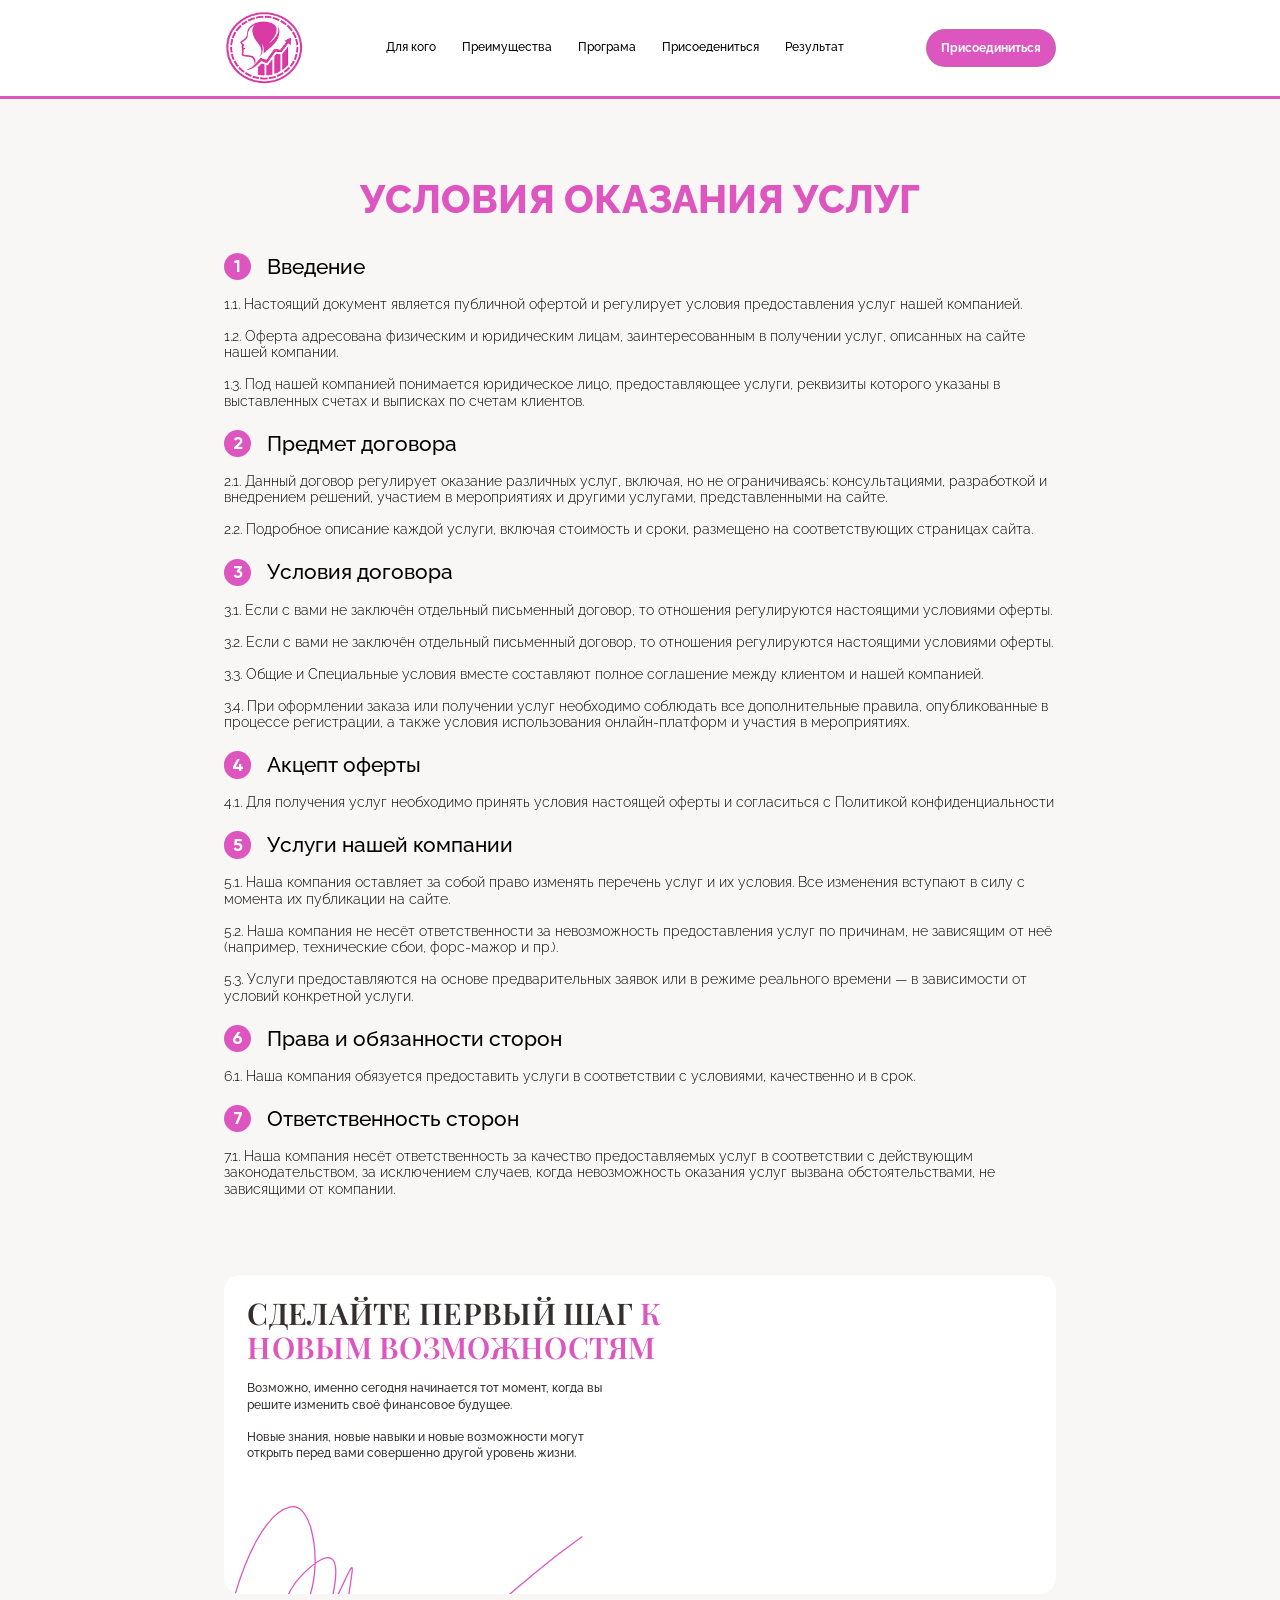
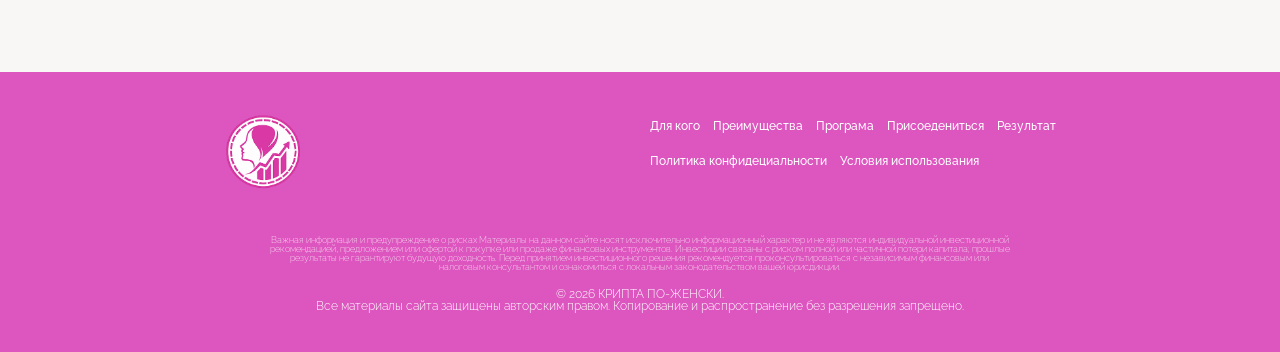
<file: terms-service.html>
<!DOCTYPE html>
<html lang="ru">

<head>
  <meta charset="UTF-8">
  <meta name="viewport" content="width=device-width, initial-scale=1.0">
  <title>CRYPT-THE WOMAN-STYLE</title>
  <!-- Swiper css -->
  <link rel="stylesheet" href="https://cdn.jsdelivr.net/npm/swiper@11/swiper-bundle.min.css" />
  <!-- Swiper css -->
  <!-- favicon -->
  <link rel="icon" href="./images/logo/favicon.svg">
  <!-- favicon -->
  <!-- fonts -->
  <link rel="preconnect" href="https://fonts.googleapis.com">
  <link rel="preconnect" href="https://fonts.gstatic.com" crossorigin>
  <link
    href="https://fonts.googleapis.com/css2?family=Manrope:wght@200..800&family=Playfair+Display:ital,wght@0,400..900;1,400..900&family=Raleway:ital,wght@0,100..900;1,100..900&display=swap"
    rel="stylesheet">
  <link rel="stylesheet" href="./assets/fonts/Inter/stylesheet.css">
  <link rel="stylesheet" href="./assets/fonts/Gilroy/stylesheet.css">
  <link rel="stylesheet" href="./assets/fonts/DisruptorsScript/stylesheet.css">
  <!-- fonts -->
  <!-- css link -->
  <link rel="stylesheet" href="./assets/scss/style.css">
  <!-- css link -->
</head>

<body>
  <div class="wrapper">

    <!-- header -->
    <header class="header">
      <div class="container">
        <a href="#" class="header_logo">
          <img src="./assets/images/logo/footer_logo.png" alt="">
        </a>
        <ul class="header_link">
          <li>
            <a href="#">
              Для кого
            </a>
          </li>
          <li>
            <a href="#">
              Преимущества
            </a>
          </li>
          <li>
            <a href="#">
              Програма
            </a>
          </li>
          <li>
            <a href="#">
              Присоедениться
            </a>
          </li>
          <li>
            <a href="#">
              Результат
            </a>
          </li>
        </ul>
        <button class="header_btn pink_btn">
          Присоединиться
        </button>
      </div>
    </header>
    <!-- header -->

    <!-- main -->
    <main>

      <!-- policy -->
      <section class="policy section_top">
        <div class="container">
          <h1>
            Условия оказания услуг
          </h1>
          <div class="policy_blocks">
            <div class="policy_block">
              <div class="policy_title">
                <span class="number">1</span>
                <h3>Введение</h3>
              </div>
              <p>1.1. Настоящий документ является публичной офертой и регулирует условия предоставления услуг нашей компанией.</p>
              <p>1.2. Оферта адресована физическим и юридическим лицам, заинтересованным в получении услуг, описанных на сайте нашей
                компании.</p>
              <p>1.3. Под нашей компанией понимается юридическое лицо, предоставляющее услуги, реквизиты которого указаны в
                выставленных счетах и выписках по счетам клиентов.</p>
            </div>

            <div class="policy_block">
              <div class="policy_title">
                <span class="number">2</span>
                <h3>Предмет договора</h3>
              </div>
              <p>2.1. Данный договор регулирует оказание различных услуг, включая, но не ограничиваясь: консультациями, разработкой
                и внедрением решений, участием в мероприятиях и другими услугами, представленными на сайте.</p>
              <p>2.2. Подробное описание каждой услуги, включая стоимость и сроки, размещено на соответствующих страницах сайта.</p>
            </div>

            <div class="policy_block">
              <div class="policy_title">
                <span class="number">3</span>
                <h3>Условия договора</h3>
              </div>
              <p>3.1. Если с вами не заключён отдельный письменный договор, то отношения регулируются настоящими условиями оферты.
              </p>
              <p>3.2. Если с вами не заключён отдельный письменный договор, то отношения регулируются настоящими условиями оферты.
              </p>
              <p>3.3. Общие и Специальные условия вместе составляют полное соглашение между клиентом и нашей компанией.</p>
              <p>3.4. При оформлении заказа или получении услуг необходимо соблюдать все дополнительные правила, опубликованные в
                процессе регистрации, а также условия использования онлайн-платформ и участия в мероприятиях.</p>
            </div>

            <div class="policy_block">
              <div class="policy_title">
                <span class="number">4</span>
                <h3>Акцепт оферты</h3>
              </div>
              <p>4.1. Для получения услуг необходимо принять условия настоящей оферты и согласиться с Политикой конфиденциальности
              </p>
            </div>

            <div class="policy_block">
              <div class="policy_title">
                <span class="number">5</span>
                <h3>Услуги нашей компании</h3>
              </div>
              <p>5.1. Наша компания оставляет за собой право изменять перечень услуг и их условия. Все изменения вступают в силу с
                момента их публикации на сайте.</p>
              <p>5.2. Наша компания не несёт ответственности за невозможность предоставления услуг по причинам, не зависящим от неё
                (например, технические сбои, форс-мажор и пр.).</p>
              <p>5.3. Услуги предоставляются на основе предварительных заявок или в режиме реального времени — в зависимости от
                условий конкретной услуги.</p>
            </div>

            <div class="policy_block">
              <div class="policy_title">
                <span class="number">6</span>
                <h3>Права и обязанности сторон</h3>
              </div>
              <p>6.1. Наша компания обязуется предоставить услуги в соответствии с условиями, качественно и в срок.</p>
            </div>

            <div class="policy_block">
              <div class="policy_title">
                <span class="number">7</span>
                <h3>Ответственность сторон</h3>
              </div>
              <p>7.1. Наша компания несёт ответственность за качество предоставляемых услуг в соответствии с действующим
                законодательством, за исключением случаев, когда невозможность оказания услуг вызвана обстоятельствами, не
                зависящими от компании.</p>
            </div>
          </div>
        </div>
      </section>
      <!-- policy -->

      <!-- contact -->
      <section class="contact section_top">
        <div class="container">
          <div class="contact_in">
            <img class="contact_icon" src="./assets/images/contact_icon.svg" alt="">
            <div class="contact_left">
              <h2 class="section_title">
                Сделайте первый<br> шаг
                <span>к новым<br> возможностям</span>
              </h2>
              <p>
                Возможно, именно сегодня начинается тот момент, когда вы решите изменить своё финансовое будущее.
              </p>
              <p>
                Новые знания, новые навыки и новые возможности могут открыть перед вами совершенно другой уровень жизни.
              </p>
            </div>
            <form action="#">
              <input type="text" placeholder="Ваше имя">
              <input type="tel" placeholder="Номер телефона">
              <button type="submit">
                получить доступ
              </button>
              <label class="consent">
                <input type="checkbox" class="consent_input" />

                <span class="consent_box">
                  <svg width="12" height="9" viewBox="0 0 12 9" fill="none">
                    <path
                      d="M4.0293 6.68571L10.4864 0.228572C10.6388 0.0761906 10.8166 0 11.0198 0C11.223 0 11.4007 0.0761906 11.5531 0.228572C11.7055 0.380953 11.7817 0.562032 11.7817 0.77181C11.7817 0.981587 11.7055 1.16241 11.5531 1.31429L4.56264 8.32381C4.41026 8.47619 4.23248 8.55238 4.0293 8.55238C3.82613 8.55238 3.64835 8.47619 3.49597 8.32381L0.21978 5.04762C0.0673993 4.89524 -0.00574359 4.71441 0.000351648 4.50514C0.00644689 4.29587 0.0859387 4.11479 0.238828 3.9619C0.391716 3.80902 0.572796 3.73283 0.782066 3.73333C0.991336 3.73384 1.17216 3.81003 1.32454 3.9619L4.0293 6.68571Z"
                      fill="white" />
                  </svg>
                </span>

                <span class="consent_text">
                  Нажимая “получить доступ” вы даете согласие на обработку ваших персональных данных
                </span>
              </label>
            </form>
          </div>
        </div>
      </section>
      <!-- contact -->
    </main>
    <!-- main -->

    <!-- footer -->
    <footer class="footer section_top">
      <div class="container">
        <div class="footer_top">
          <a href="/" class="footer_logo">
            <img src="./assets/images/logo/footer_logo.png" alt="">
          </a>
          <div class="footer_top-links">
            <ul class="footer_link">
              <li>
                <a href="#">
                  Для кого
                </a>
              </li>
              <li>
                <a href="#">
                  Преимущества
                </a>
              </li>
              <li>
                <a href="#">
                  Програма
                </a>
              </li>
              <li>
                <a href="#">
                  Присоедениться
                </a>
              </li>
              <li>
                <a href="#">
                  Результат
                </a>
              </li>
            </ul>
            <ul>
              <li>
                <a href="#">
                  Политика конфидециальности
                </a>
              </li>
              <li>
                <a href="#">
                  Условия использования
                </a>
              </li>
            </ul>
          </div>
        </div>
        <p>
          Важная информация и предупреждение о рисках Материалы на данном сайте носят исключительно информационный
          характер и не
          являются индивидуальной инвестиционной рекомендацией, предложением или офертой к покупке или продаже
          финансовых
          инструментов. Инвестиции связаны с риском полной или частичной потери капитала; прошлые результаты не
          гарантируют
          будущую доходность. Перед принятием инвестиционного решения рекомендуется проконсультироваться с независимым
          финансовым
          или налоговым консультантом и ознакомиться с локальным законодательством вашей юрисдикции.
        </p>
        <span>
          © 2026 КРИПТА ПО-ЖЕНСКИ.<br>
          Все материалы сайта защищены авторским правом. Копирование и распространение без разрешения запрещено.
        </span>
      </div>
    </footer>
    <!-- footer -->
  </div>

  <!-- Swiper js -->
  <script src="https://cdn.jsdelivr.net/npm/swiper@11/swiper-bundle.min.js" defer></script>
  <!-- Swiper js -->
  <!-- js file -->
  <script src="./assets/scripts/main.js" defer></script>
  <!-- js file -->
</body>

</html>
</file>
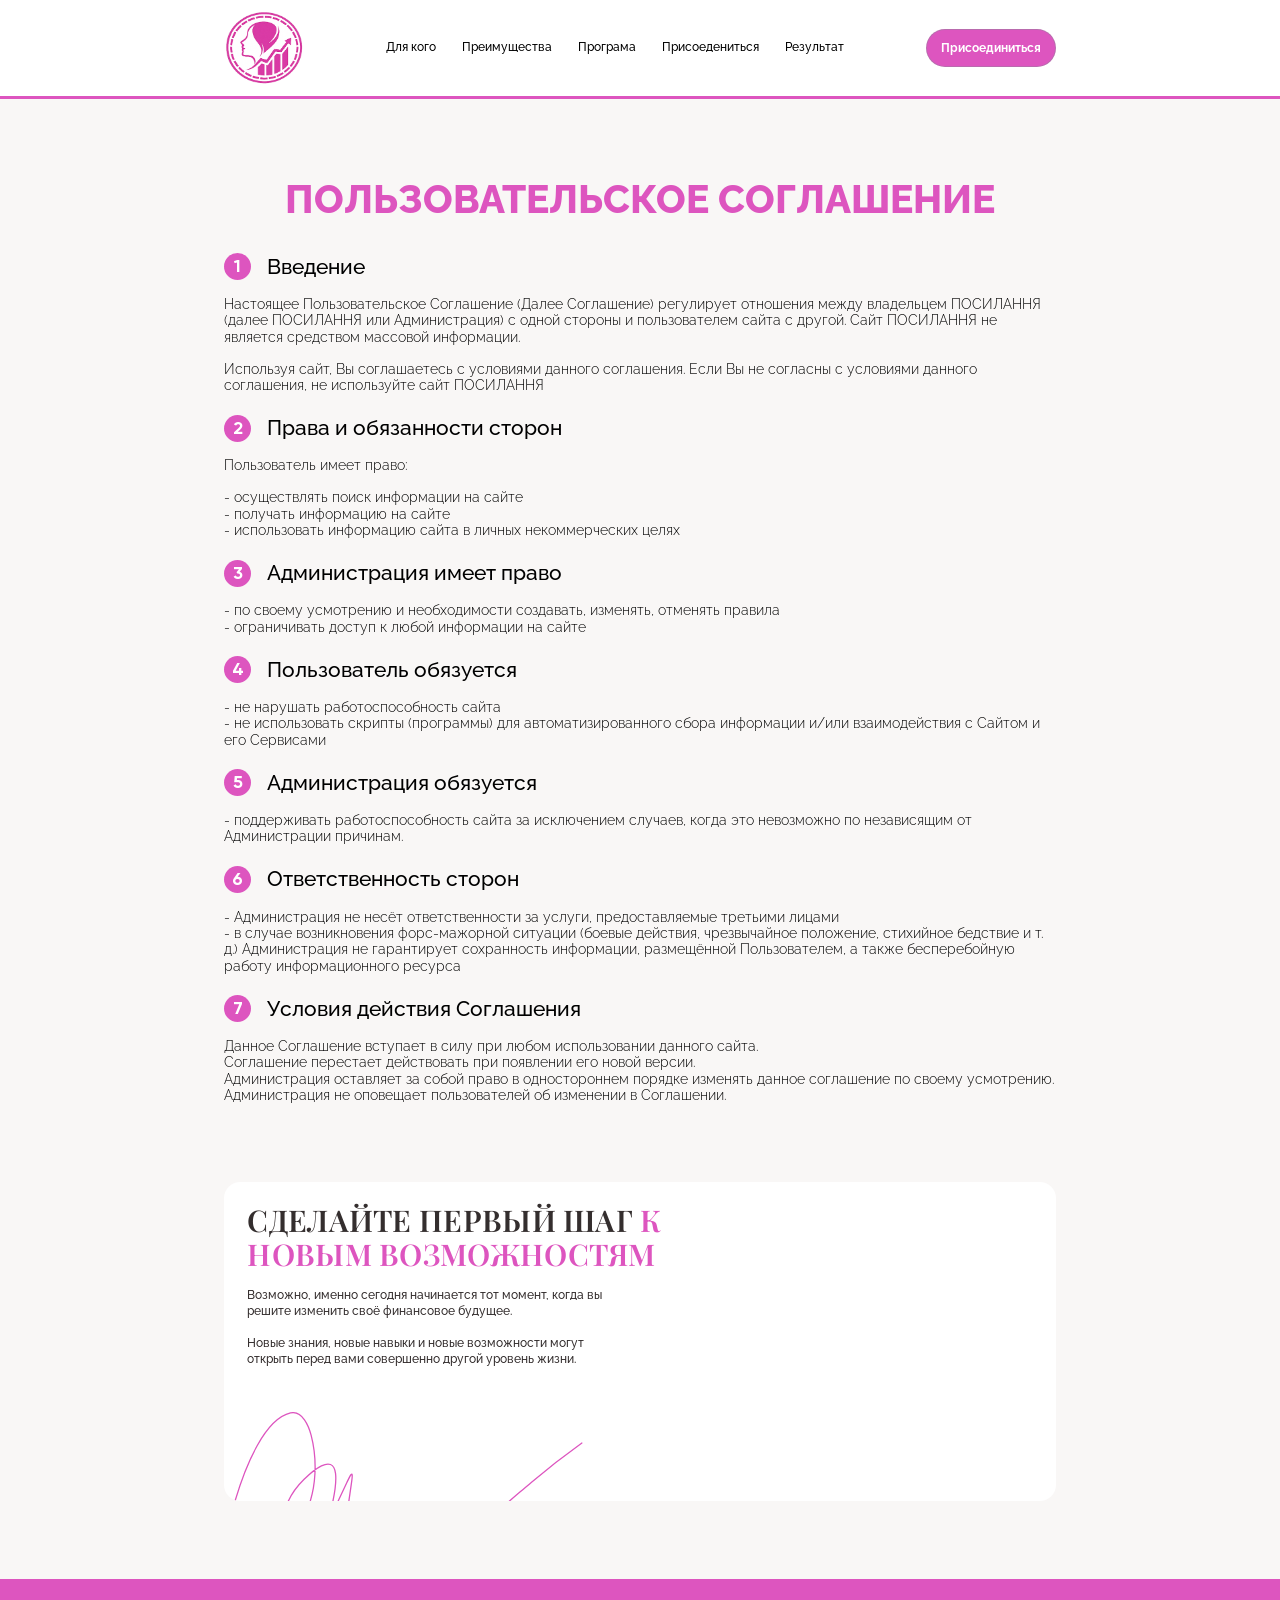
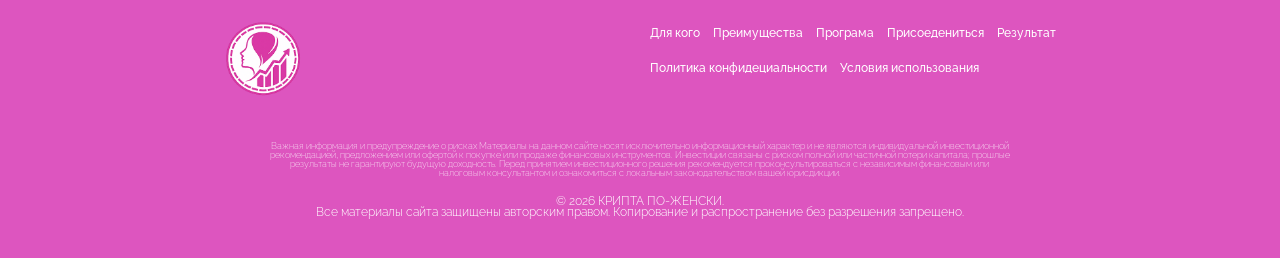
<file: user-agreement.html>
<!DOCTYPE html>
<html lang="ru">

<head>
  <meta charset="UTF-8">
  <meta name="viewport" content="width=device-width, initial-scale=1.0">
  <title>CRYPT-THE WOMAN-STYLE</title>
  <!-- Swiper css -->
  <link rel="stylesheet" href="https://cdn.jsdelivr.net/npm/swiper@11/swiper-bundle.min.css" />
  <!-- Swiper css -->
  <!-- favicon -->
  <link rel="icon" href="./images/logo/favicon.svg">
  <!-- favicon -->
  <!-- fonts -->
  <link rel="preconnect" href="https://fonts.googleapis.com">
  <link rel="preconnect" href="https://fonts.gstatic.com" crossorigin>
  <link
    href="https://fonts.googleapis.com/css2?family=Manrope:wght@200..800&family=Playfair+Display:ital,wght@0,400..900;1,400..900&family=Raleway:ital,wght@0,100..900;1,100..900&display=swap"
    rel="stylesheet">
  <link rel="stylesheet" href="./assets/fonts/Inter/stylesheet.css">
  <link rel="stylesheet" href="./assets/fonts/Gilroy/stylesheet.css">
  <link rel="stylesheet" href="./assets/fonts/DisruptorsScript/stylesheet.css">
  <!-- fonts -->
  <!-- css link -->
  <link rel="stylesheet" href="./assets/scss/style.css">
  <!-- css link -->
</head>

<body>
  <div class="wrapper">

    <!-- header -->
    <header class="header">
      <div class="container">
        <a href="#" class="header_logo">
          <img src="./assets/images/logo/footer_logo.png" alt="">
        </a>
        <ul class="header_link">
          <li>
            <a href="#">
              Для кого
            </a>
          </li>
          <li>
            <a href="#">
              Преимущества
            </a>
          </li>
          <li>
            <a href="#">
              Програма
            </a>
          </li>
          <li>
            <a href="#">
              Присоедениться
            </a>
          </li>
          <li>
            <a href="#">
              Результат
            </a>
          </li>
        </ul>
        <button class="header_btn pink_btn">
          Присоединиться
        </button>
      </div>
    </header>
    <!-- header -->

    <!-- main -->
    <main>

      <!-- policy -->
      <section class="policy section_top">
        <div class="container">
          <h1>
            Пользовательское Соглашение
          </h1>
          <div class="policy_blocks">
            <div class="policy_block">
              <div class="policy_title">
                <span class="number">1</span>
                <h3>Введение</h3>
              </div>
              <p>
                Настоящее Пользовательское Соглашение (Далее Соглашение) регулирует отношения между владельцем ПОСИЛАННЯ (далее
                ПОСИЛАННЯ или Администрация) с одной стороны и пользователем сайта с другой.
                Сайт ПОСИЛАННЯ не является средством массовой информации.
              </p>
              <p>
                Используя сайт, Вы соглашаетесь с условиями данного соглашения.
                Если Вы не согласны с условиями данного соглашения, не используйте сайт ПОСИЛАННЯ
              </p>
            </div>
            <div class="policy_block">
              <div class="policy_title">
                <span class="number">2</span>
                <h3>Права и обязанности сторон</h3>
              </div>
              <p>Пользователь имеет право:</p>
              <ul>
                <li>- осуществлять поиск информации на сайте</li>
                <li>- получать информацию на сайте</li>
                <li>- использовать информацию сайта в личных некоммерческих целях</li>
              </ul>
            </div>
            <div class="policy_block">
              <div class="policy_title">
                <span class="number">3</span>
                <h3>Администрация имеет право</h3>
              </div>
              <ul>
                <li>- по своему усмотрению и необходимости создавать, изменять, отменять правила</li>
                <li>- ограничивать доступ к любой информации на сайте</li>
              </ul>
            </div>
            <div class="policy_block">
              <div class="policy_title">
                <span class="number">4</span>
                <h3>Пользователь обязуется</h3>
              </div>
              <ul>
                <li>- не нарушать работоспособность сайта</li>
                <li>- не использовать скрипты (программы) для автоматизированного сбора информации и/или взаимодействия с Сайтом и
                  его Сервисами</li>
              </ul>
            </div>
            <div class="policy_block">
              <div class="policy_title">
                <span class="number">5</span>
                <h3>Администрация обязуется</h3>
              </div>
              <ul>
                <li>- поддерживать работоспособность сайта за исключением случаев, когда это невозможно по независящим от
                  Администрации причинам.</li>
              </ul>
            </div>
            <div class="policy_block">
              <div class="policy_title">
                <span class="number">6</span>
                <h3>Ответственность сторон</h3>
              </div>
              <ul>
                <li>- Администрация не несёт ответственности за услуги, предоставляемые третьими лицами</li>
                <li>- в случае возникновения форс-мажорной ситуации (боевые действия, чрезвычайное положение, стихийное бедствие и
                  т. д.) Администрация не гарантирует сохранность информации, размещённой Пользователем, а также бесперебойную
                  работу информационного ресурса</li>
              </ul>
            </div>
            <div class="policy_block">
              <div class="policy_title">
                <span class="number">7</span>
                <h3>Условия действия Соглашения</h3>
              </div>
              <p>
                Данное Соглашение вступает в силу при любом использовании данного сайта.<br>
                Соглашение перестает действовать при появлении его новой версии.<br>
                Администрация оставляет за собой право в одностороннем порядке изменять данное соглашение по своему усмотрению.<br>
                Администрация не оповещает пользователей об изменении в Соглашении.
              </p>
            </div>
          </div>
        </div>
      </section>
      <!-- policy -->

      <!-- contact -->
      <section class="contact section_top">
        <div class="container">
          <div class="contact_in">
            <img class="contact_icon" src="./assets/images/contact_icon.svg" alt="">
            <div class="contact_left">
              <h2 class="section_title">
                Сделайте первый<br> шаг
                <span>к новым<br> возможностям</span>
              </h2>
              <p>
                Возможно, именно сегодня начинается тот момент, когда вы решите изменить своё финансовое будущее.
              </p>
              <p>
                Новые знания, новые навыки и новые возможности могут открыть перед вами совершенно другой уровень жизни.
              </p>
            </div>
            <form action="#">
              <input type="text" placeholder="Ваше имя">
              <input type="tel" placeholder="Номер телефона">
              <button type="submit">
                получить доступ
              </button>
              <label class="consent">
                <input type="checkbox" class="consent_input" />

                <span class="consent_box">
                  <svg width="12" height="9" viewBox="0 0 12 9" fill="none">
                    <path
                      d="M4.0293 6.68571L10.4864 0.228572C10.6388 0.0761906 10.8166 0 11.0198 0C11.223 0 11.4007 0.0761906 11.5531 0.228572C11.7055 0.380953 11.7817 0.562032 11.7817 0.77181C11.7817 0.981587 11.7055 1.16241 11.5531 1.31429L4.56264 8.32381C4.41026 8.47619 4.23248 8.55238 4.0293 8.55238C3.82613 8.55238 3.64835 8.47619 3.49597 8.32381L0.21978 5.04762C0.0673993 4.89524 -0.00574359 4.71441 0.000351648 4.50514C0.00644689 4.29587 0.0859387 4.11479 0.238828 3.9619C0.391716 3.80902 0.572796 3.73283 0.782066 3.73333C0.991336 3.73384 1.17216 3.81003 1.32454 3.9619L4.0293 6.68571Z"
                      fill="white" />
                  </svg>
                </span>

                <span class="consent_text">
                  Нажимая “получить доступ” вы даете согласие на обработку ваших персональных данных
                </span>
              </label>
            </form>
          </div>
        </div>
      </section>
      <!-- contact -->
    </main>
    <!-- main -->

    <!-- footer -->
    <footer class="footer section_top">
      <div class="container">
        <div class="footer_top">
          <a href="/" class="footer_logo">
            <img src="./assets/images/logo/footer_logo.png" alt="">
          </a>
          <div class="footer_top-links">
            <ul class="footer_link">
              <li>
                <a href="#">
                  Для кого
                </a>
              </li>
              <li>
                <a href="#">
                  Преимущества
                </a>
              </li>
              <li>
                <a href="#">
                  Програма
                </a>
              </li>
              <li>
                <a href="#">
                  Присоедениться
                </a>
              </li>
              <li>
                <a href="#">
                  Результат
                </a>
              </li>
            </ul>
            <ul>
              <li>
                <a href="#">
                  Политика конфидециальности
                </a>
              </li>
              <li>
                <a href="#">
                  Условия использования
                </a>
              </li>
            </ul>
          </div>
        </div>
        <p>
          Важная информация и предупреждение о рисках Материалы на данном сайте носят исключительно информационный
          характер и не
          являются индивидуальной инвестиционной рекомендацией, предложением или офертой к покупке или продаже
          финансовых
          инструментов. Инвестиции связаны с риском полной или частичной потери капитала; прошлые результаты не
          гарантируют
          будущую доходность. Перед принятием инвестиционного решения рекомендуется проконсультироваться с независимым
          финансовым
          или налоговым консультантом и ознакомиться с локальным законодательством вашей юрисдикции.
        </p>
        <span>
          © 2026 КРИПТА ПО-ЖЕНСКИ.<br>
          Все материалы сайта защищены авторским правом. Копирование и распространение без разрешения запрещено.
        </span>
      </div>
    </footer>
    <!-- footer -->
  </div>

  <!-- Swiper js -->
  <script src="https://cdn.jsdelivr.net/npm/swiper@11/swiper-bundle.min.js" defer></script>
  <!-- Swiper js -->
  <!-- js file -->
  <script src="./assets/scripts/main.js" defer></script>
  <!-- js file -->
</body>

</html>
</file>
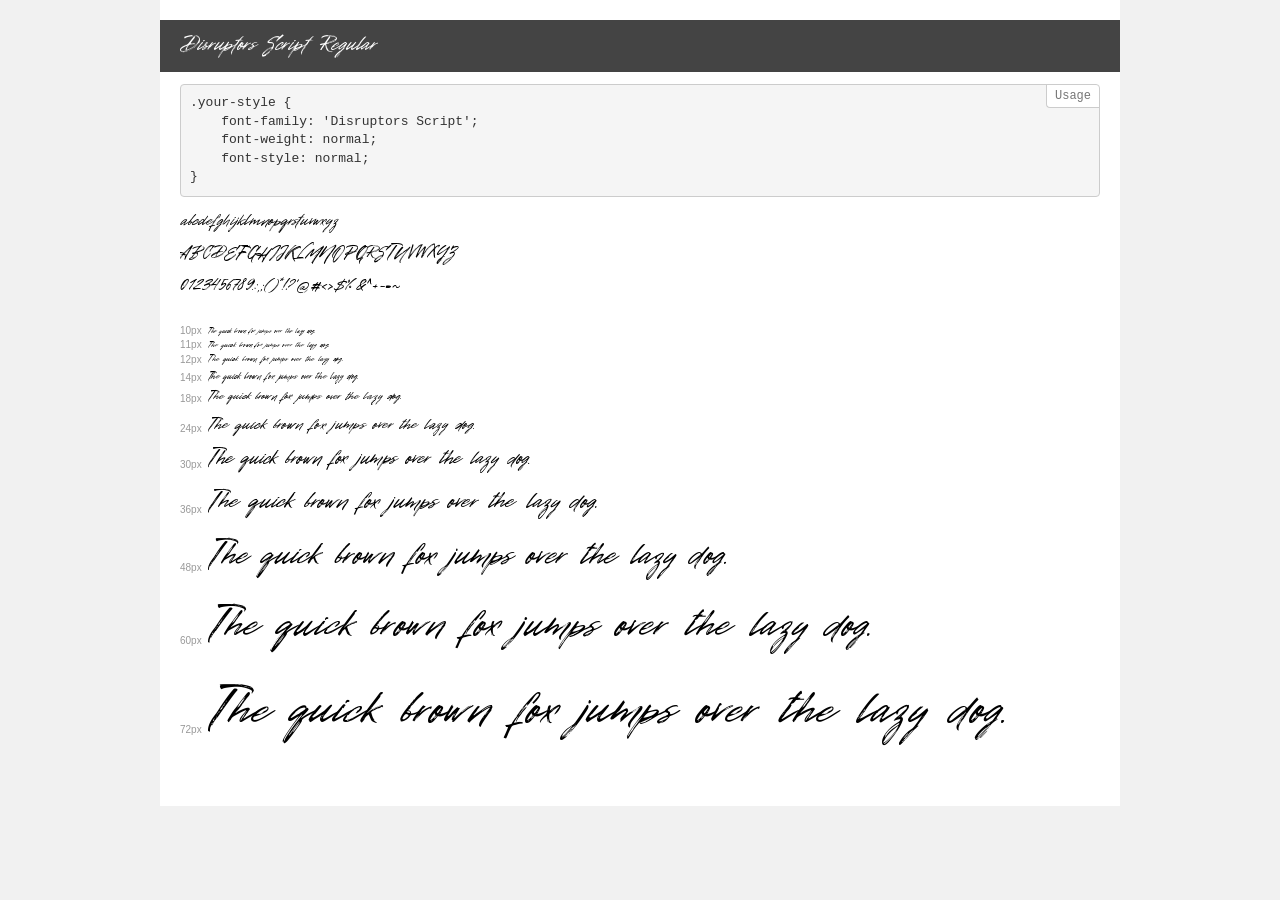
<file: assets/fonts/DisruptorsScript/demo.html>
<!DOCTYPE html>
<html>
<head>
    <meta charset="utf-8">
    <meta http-equiv="X-UA-Compatible" content="IE=edge">
    <meta name="viewport" content="width=device-width, initial-scale=1">
    <meta name="robots" content="noindex, noarchive">
    <meta name="format-detection" content="telephone=no">
    <title>Transfonter demo</title>
    <link href="stylesheet.css" rel="stylesheet">
    <style>
        /*
        http://meyerweb.com/eric/tools/css/reset/
        v2.0 | 20110126
        License: none (public domain)
        */
        html, body, div, span, applet, object, iframe,
        h1, h2, h3, h4, h5, h6, p, blockquote, pre,
        a, abbr, acronym, address, big, cite, code,
        del, dfn, em, img, ins, kbd, q, s, samp,
        small, strike, strong, sub, sup, tt, var,
        b, u, i, center,
        dl, dt, dd, ol, ul, li,
        fieldset, form, label, legend,
        table, caption, tbody, tfoot, thead, tr, th, td,
        article, aside, canvas, details, embed,
        figure, figcaption, footer, header, hgroup,
        menu, nav, output, ruby, section, summary,
        time, mark, audio, video {
            margin: 0;
            padding: 0;
            border: 0;
            font-size: 100%;
            font: inherit;
            vertical-align: baseline;
        }
        /* HTML5 display-role reset for older browsers */
        article, aside, details, figcaption, figure,
        footer, header, hgroup, menu, nav, section {
            display: block;
        }
        body {
            line-height: 1;
        }
        ol, ul {
            list-style: none;
        }
        blockquote, q {
            quotes: none;
        }
        blockquote:before, blockquote:after,
        q:before, q:after {
            content: '';
            content: none;
        }
        table {
            border-collapse: collapse;
            border-spacing: 0;
        }
        /* common styles */
        body {
            background: #f1f1f1;
            color: #000;
        }
        .page {
            background: #fff;
            width: 920px;
            margin: 0 auto;
            padding: 20px 20px 0 20px;
            overflow: hidden;
        }
        .font-container {
            overflow-x: auto;
            overflow-y: hidden;
            margin-bottom: 40px;
            line-height: 1.3;
            white-space: nowrap;
            padding-bottom: 5px;
        }
        h1 {
            position: relative;
            background: #444;
            font-size: 32px;
            color: #fff;
            padding: 10px 20px;
            margin: 0 -20px 12px -20px;
        }
        .letters {
            font-size: 25px;
            margin-bottom: 20px;
        }
        .s10:before {
            content: '10px';
        }
        .s11:before {
            content: '11px';
        }
        .s12:before {
            content: '12px';
        }
        .s14:before {
            content: '14px';
        }
        .s18:before {
            content: '18px';
        }
        .s24:before {
            content: '24px';
        }
        .s30:before {
            content: '30px';
        }
        .s36:before {
            content: '36px';
        }
        .s48:before {
            content: '48px';
        }
        .s60:before {
            content: '60px';
        }
        .s72:before {
            content: '72px';
        }
        .s10:before, .s11:before, .s12:before, .s14:before,
        .s18:before, .s24:before, .s30:before, .s36:before,
        .s48:before, .s60:before, .s72:before {
            font-family: Arial, sans-serif;
            font-size: 10px;
            font-weight: normal;
            font-style: normal;
            color: #999;
            padding-right: 6px;
        }
        pre {
            display: block;
            position: relative;
            padding: 9px;
            margin: 0 0 10px;
            font-family: Monaco, Menlo, Consolas, "Courier New", monospace !important;
            font-size: 13px;
            line-height: 1.428571429;
            color: #333;
            font-weight: normal !important;
            font-style: normal !important;
            background-color: #f5f5f5;
            border: 1px solid #ccc;
            overflow-x: auto;
            border-radius: 4px;
        }
        pre:after {
            display: block;
            position: absolute;
            right: 0;
            top: 0;
            content: 'Usage';
            line-height: 1;
            padding: 5px 8px;
            font-size: 12px;
            color: #767676;
            background-color: #fff;
            border: 1px solid #ccc;
            border-right: none;
            border-top: none;
            border-radius: 0 4px 0 4px;
            z-index: 10;
        }
        /* responsive */
        @media (max-width: 959px) {
            .page {
                width: auto;
                margin: 0;
            }
        }
    </style>
</head>
<body>
<div class="page">
    <div class="demo" style="font-family: 'Disruptors Script'; font-weight: normal; font-style: normal;">
        <h1>Disruptors Script Regular</h1>
        <pre>.your-style {
    font-family: 'Disruptors Script';
    font-weight: normal;
    font-style: normal;
}</pre>
        <div class="font-container">
            <p class="letters">
                abcdefghijklmnopqrstuvwxyz<br>
ABCDEFGHIJKLMNOPQRSTUVWXYZ<br>
                0123456789.:,;()*!?'@#<>$%&^+-=~
            </p>
            <p class="s10" style="font-size: 10px;">The quick brown fox jumps over the lazy dog.</p>
            <p class="s11" style="font-size: 11px;">The quick brown fox jumps over the lazy dog.</p>
            <p class="s12" style="font-size: 12px;">The quick brown fox jumps over the lazy dog.</p>
            <p class="s14" style="font-size: 14px;">The quick brown fox jumps over the lazy dog.</p>
            <p class="s18" style="font-size: 18px;">The quick brown fox jumps over the lazy dog.</p>
            <p class="s24" style="font-size: 24px;">The quick brown fox jumps over the lazy dog.</p>
            <p class="s30" style="font-size: 30px;">The quick brown fox jumps over the lazy dog.</p>
            <p class="s36" style="font-size: 36px;">The quick brown fox jumps over the lazy dog.</p>
            <p class="s48" style="font-size: 48px;">The quick brown fox jumps over the lazy dog.</p>
            <p class="s60" style="font-size: 60px;">The quick brown fox jumps over the lazy dog.</p>
            <p class="s72" style="font-size: 72px;">The quick brown fox jumps over the lazy dog.</p>
        </div>
    </div>
</div>
</body>
</html>
</file>
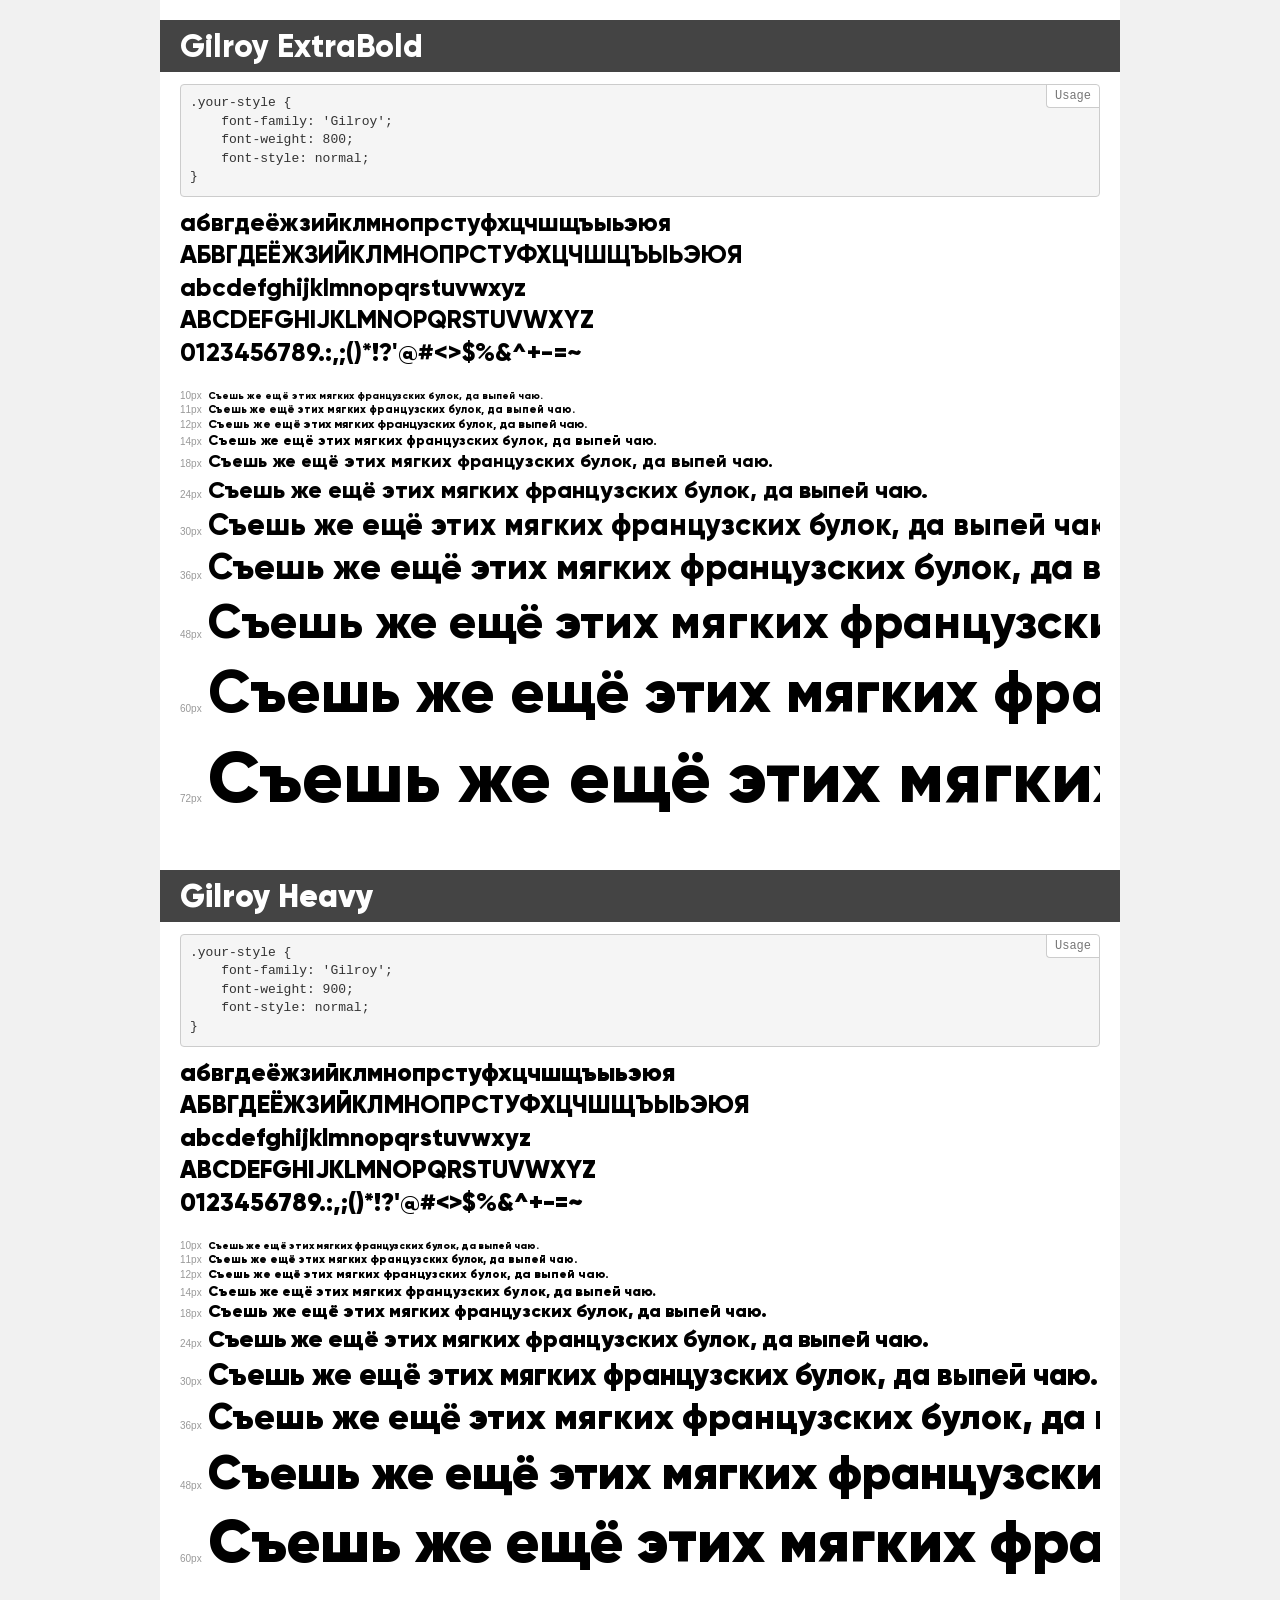
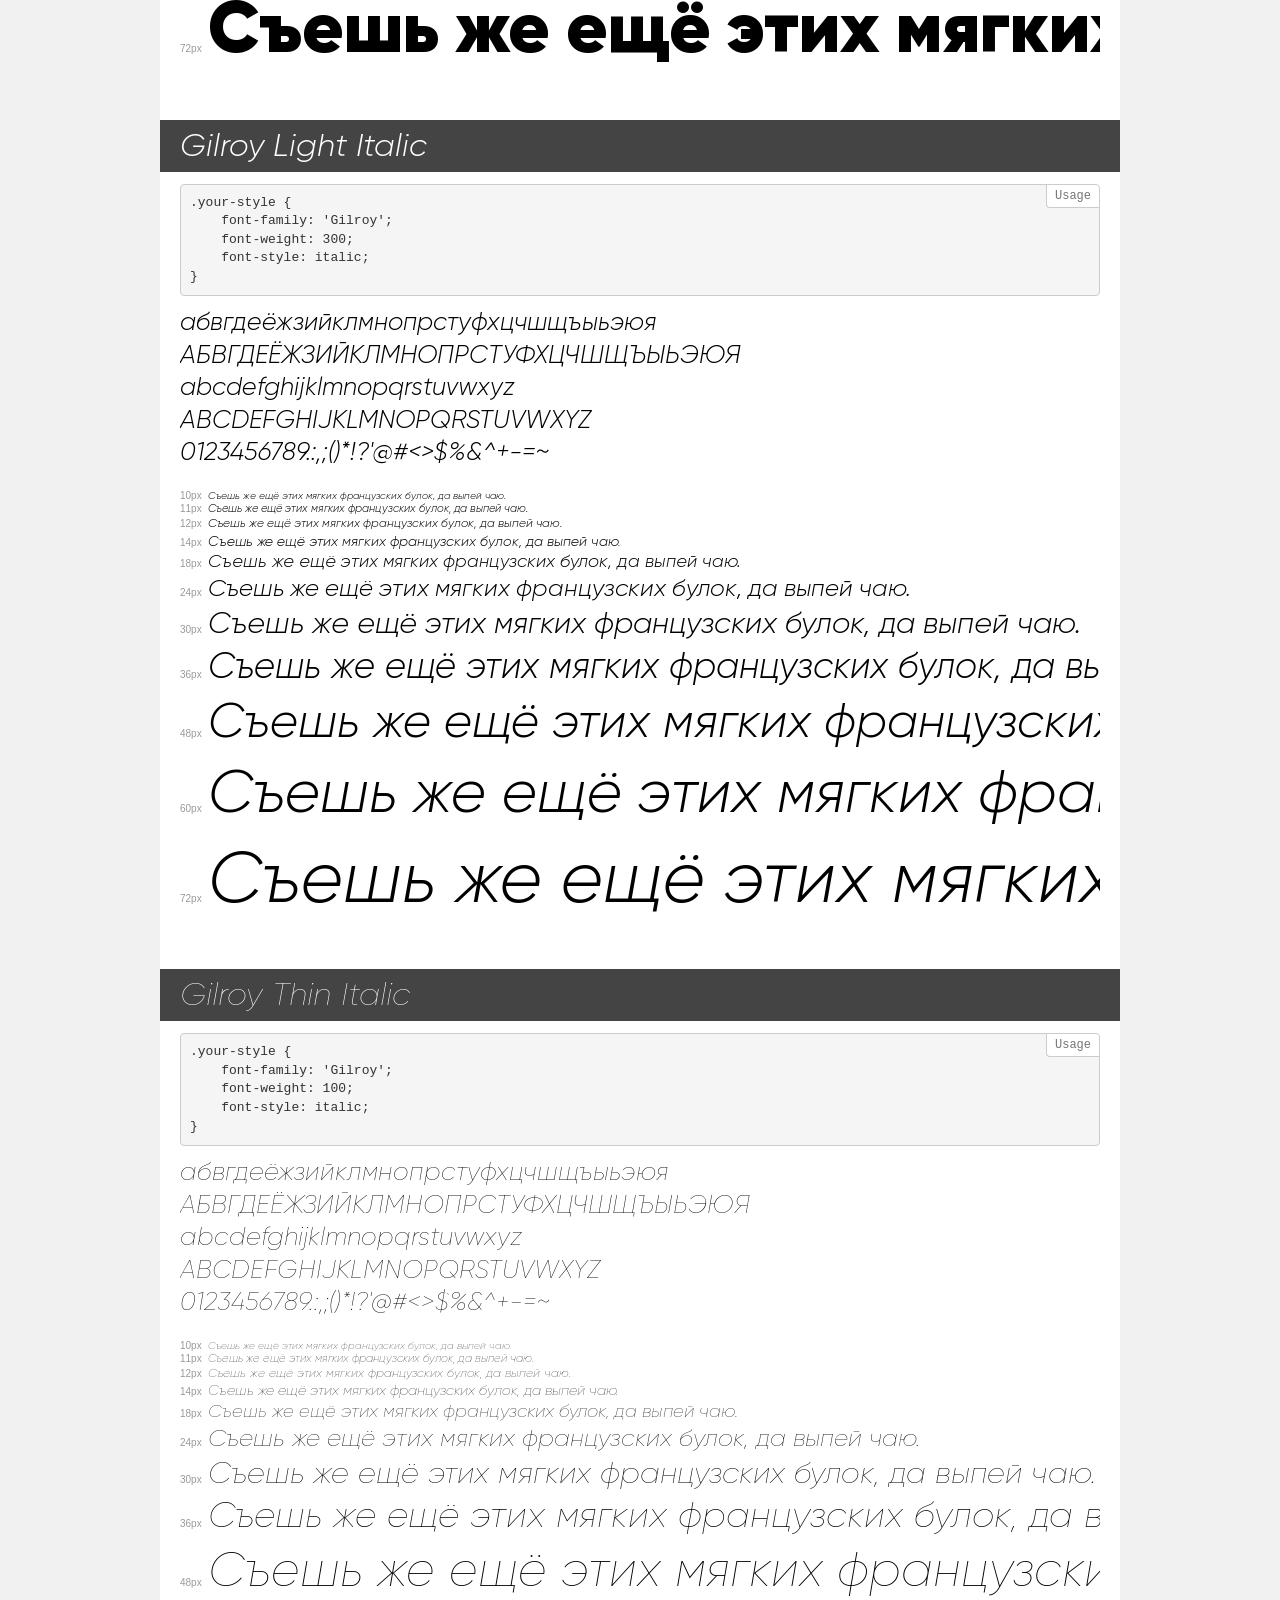
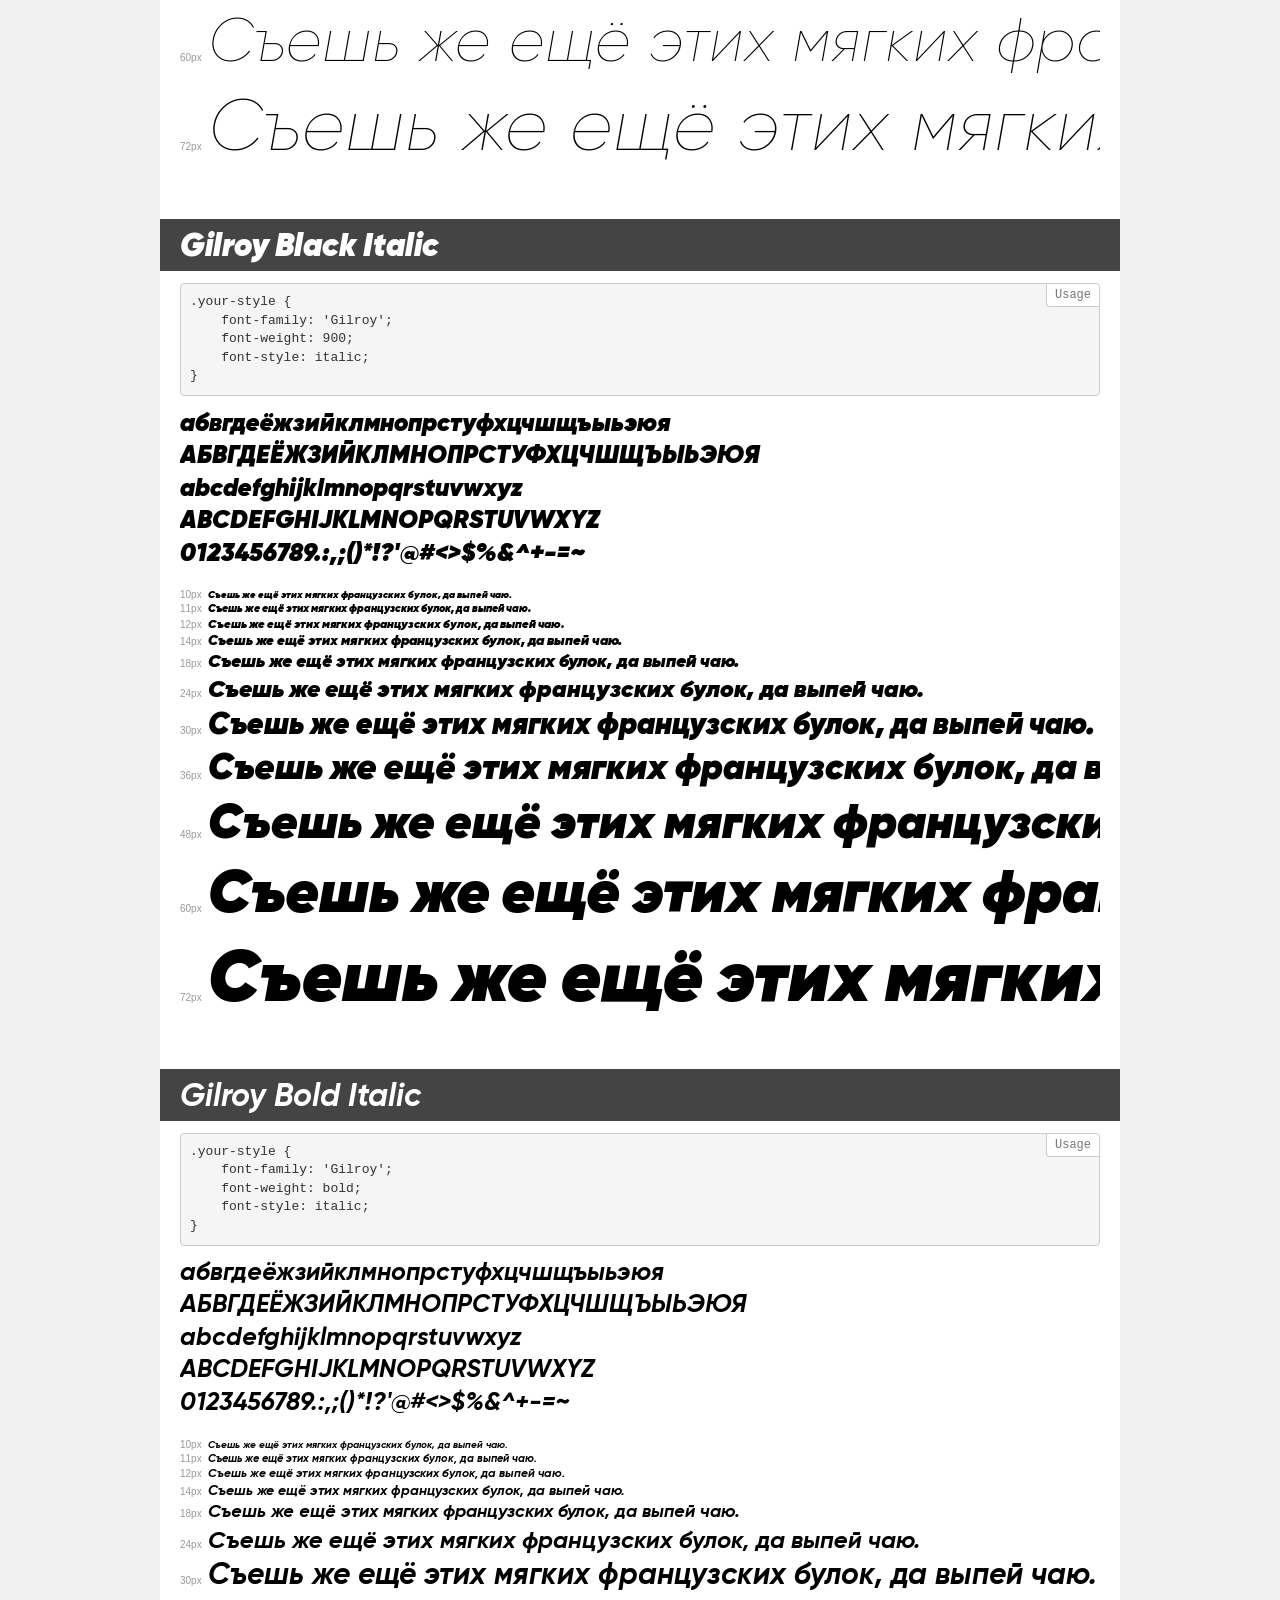
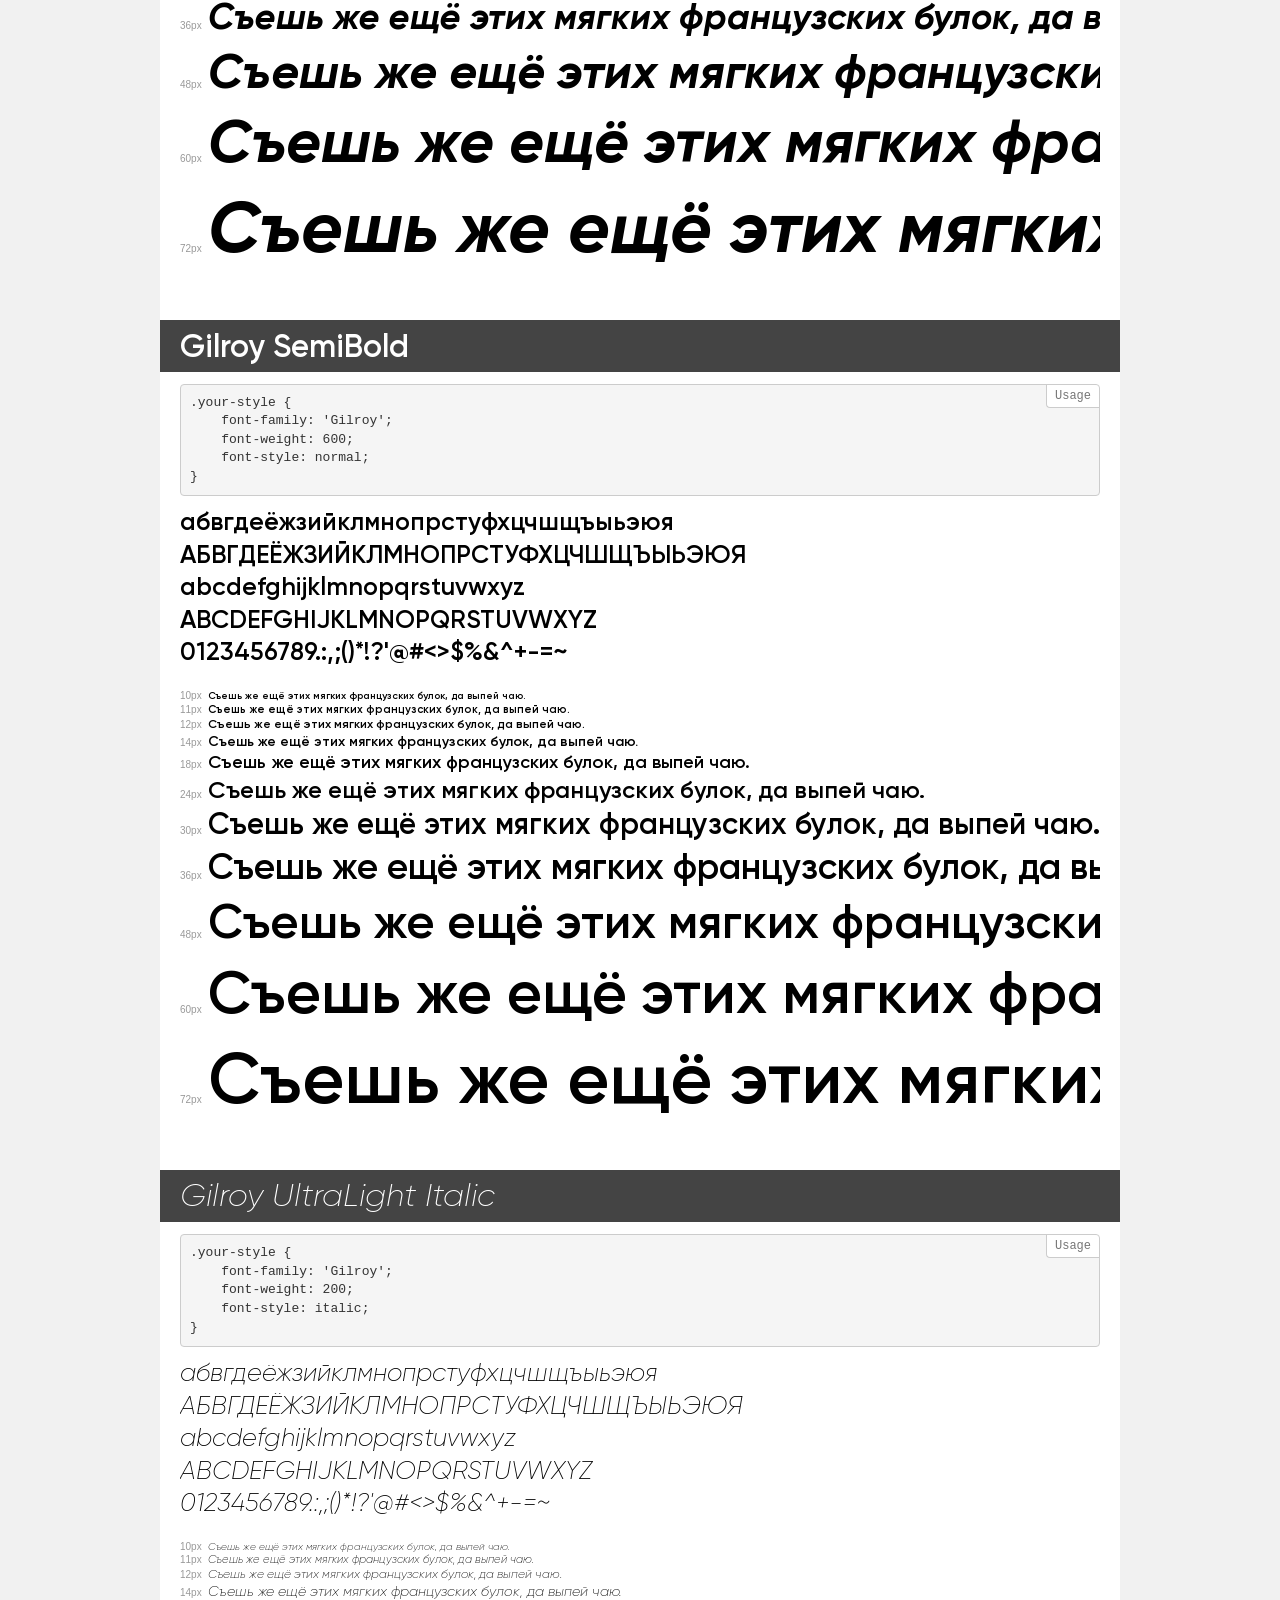
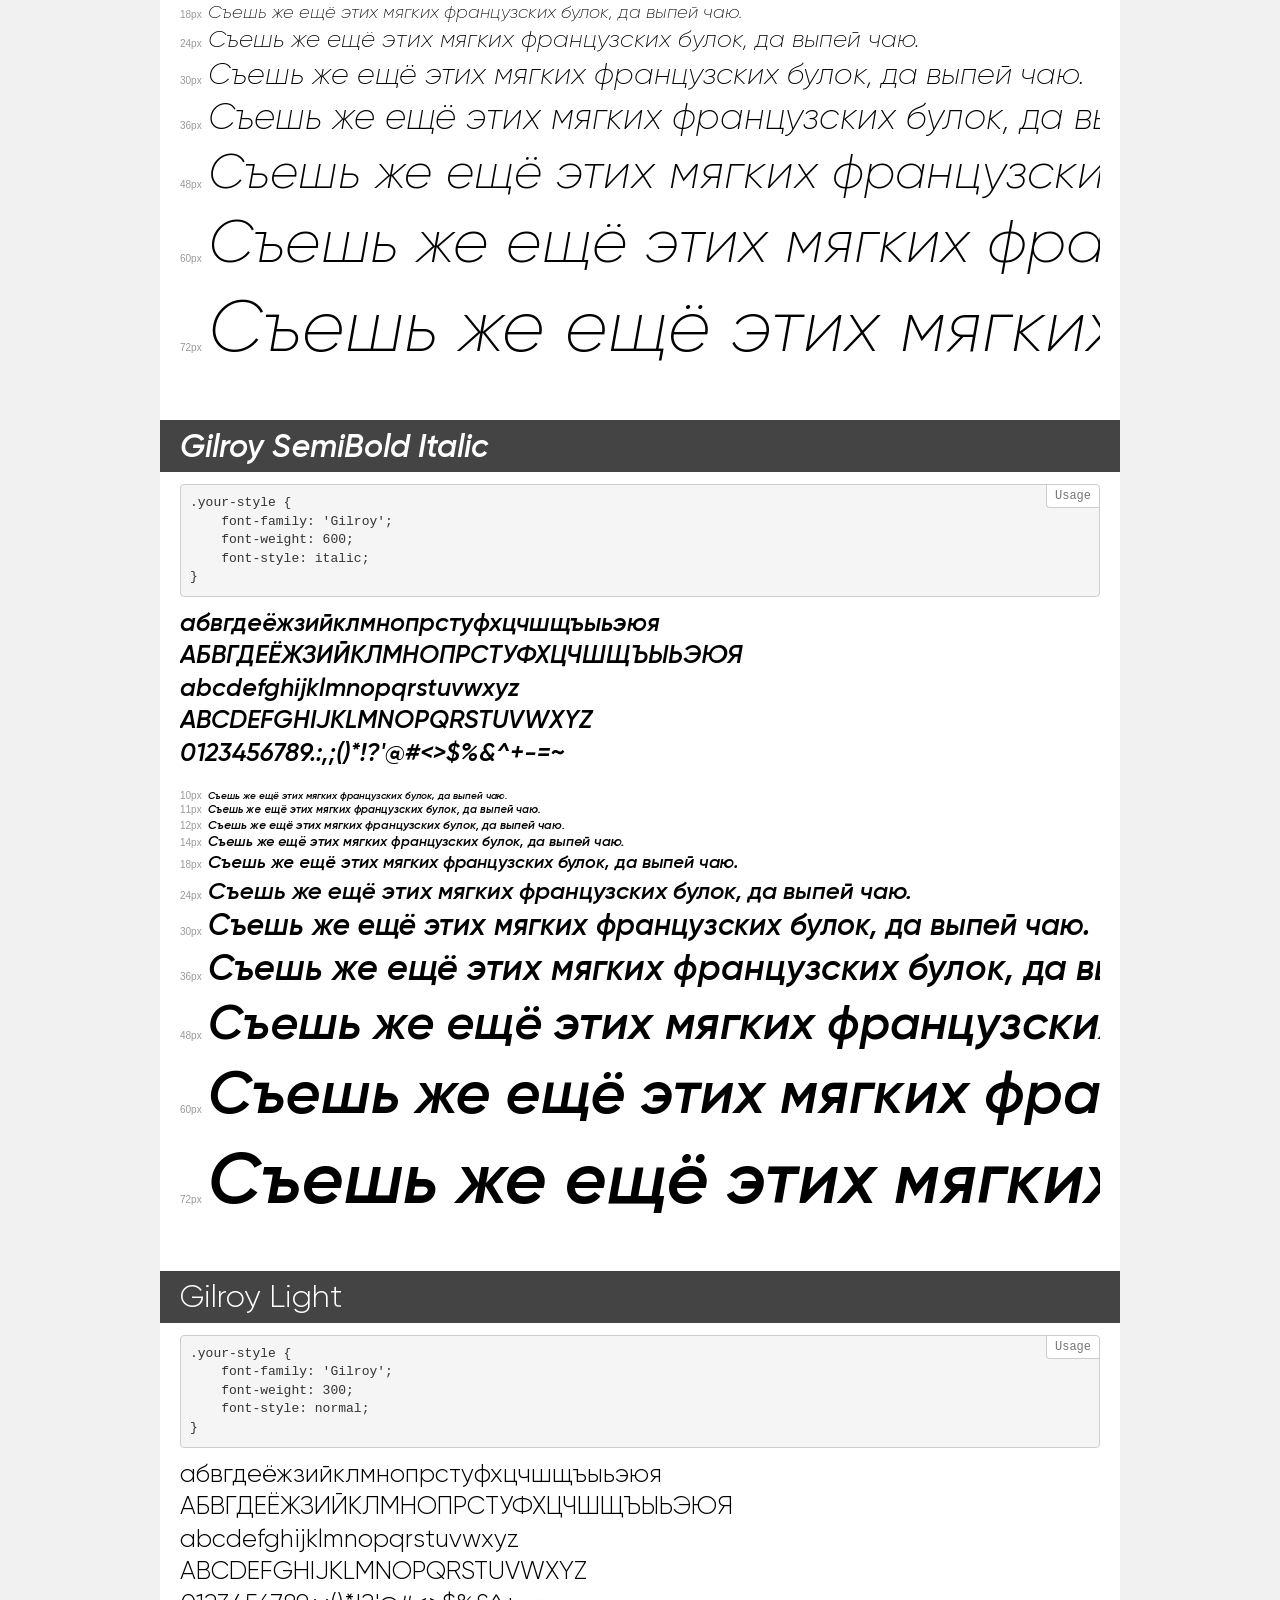
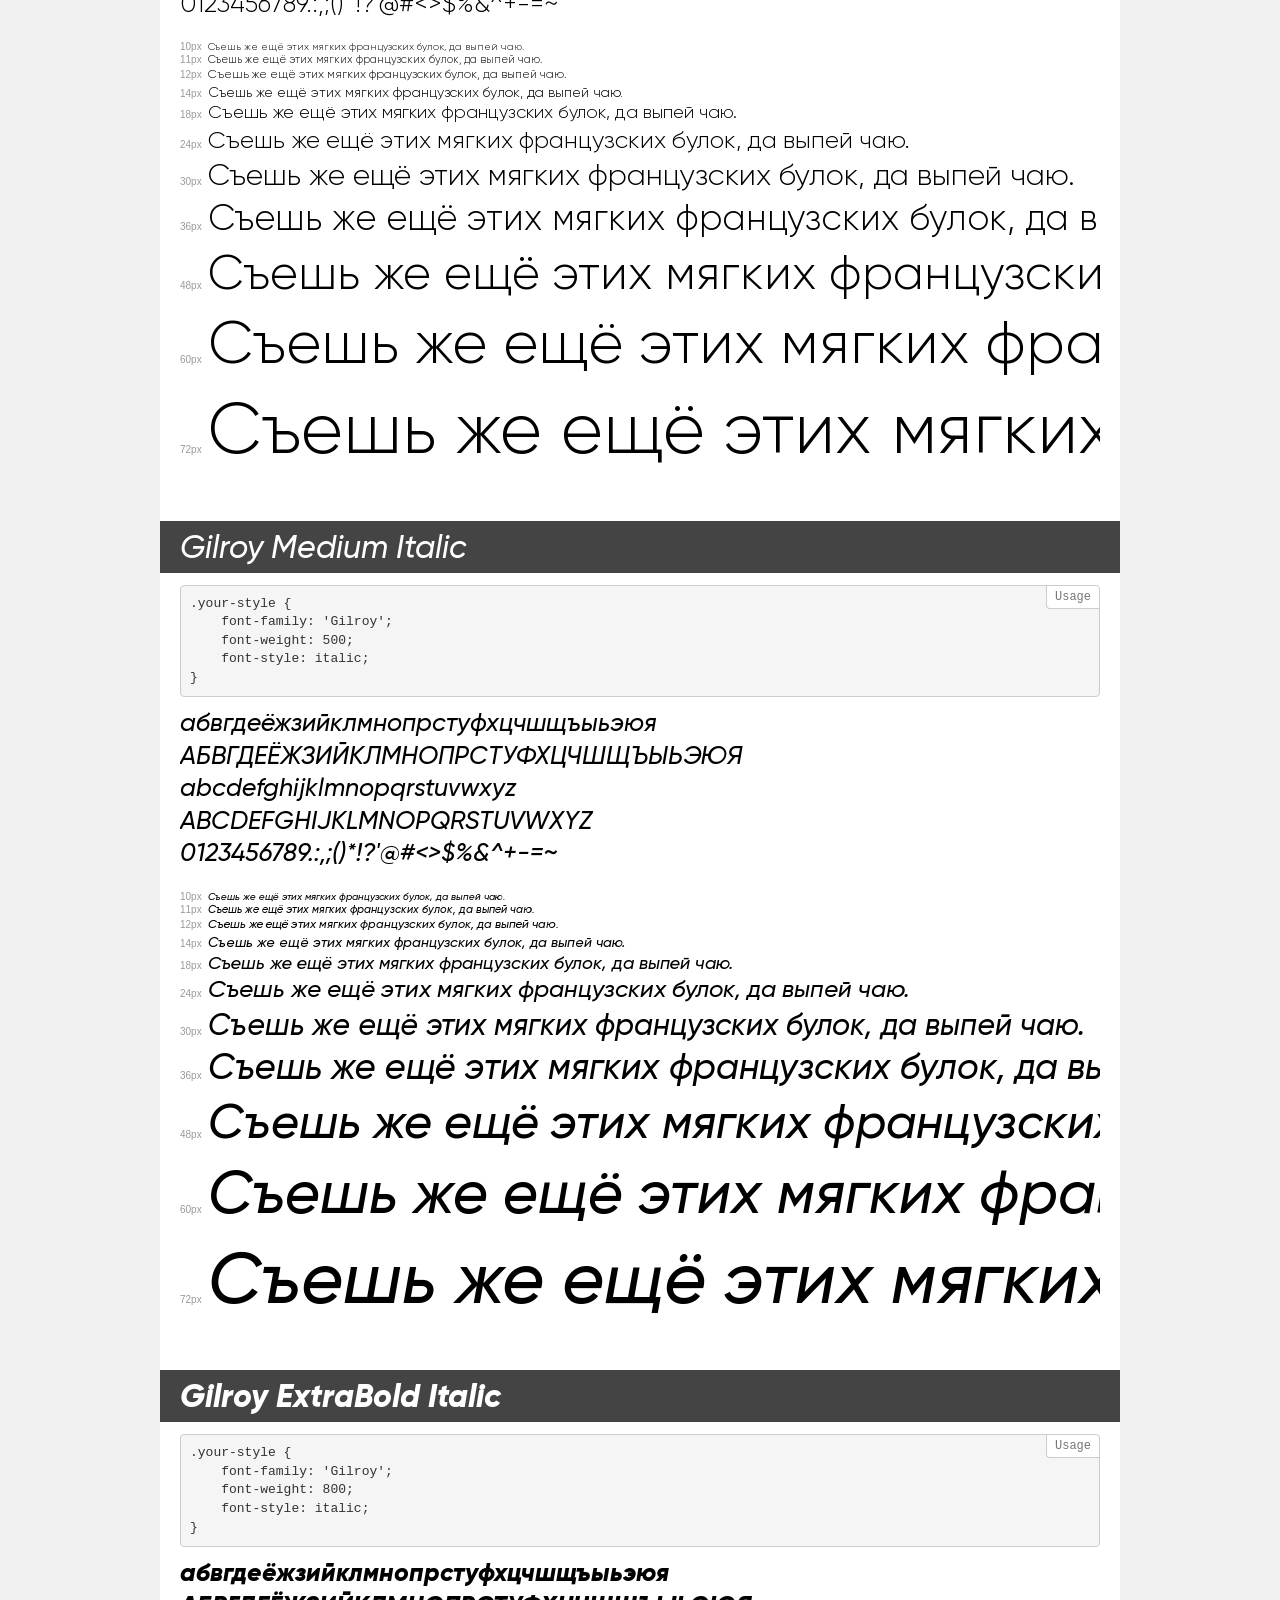
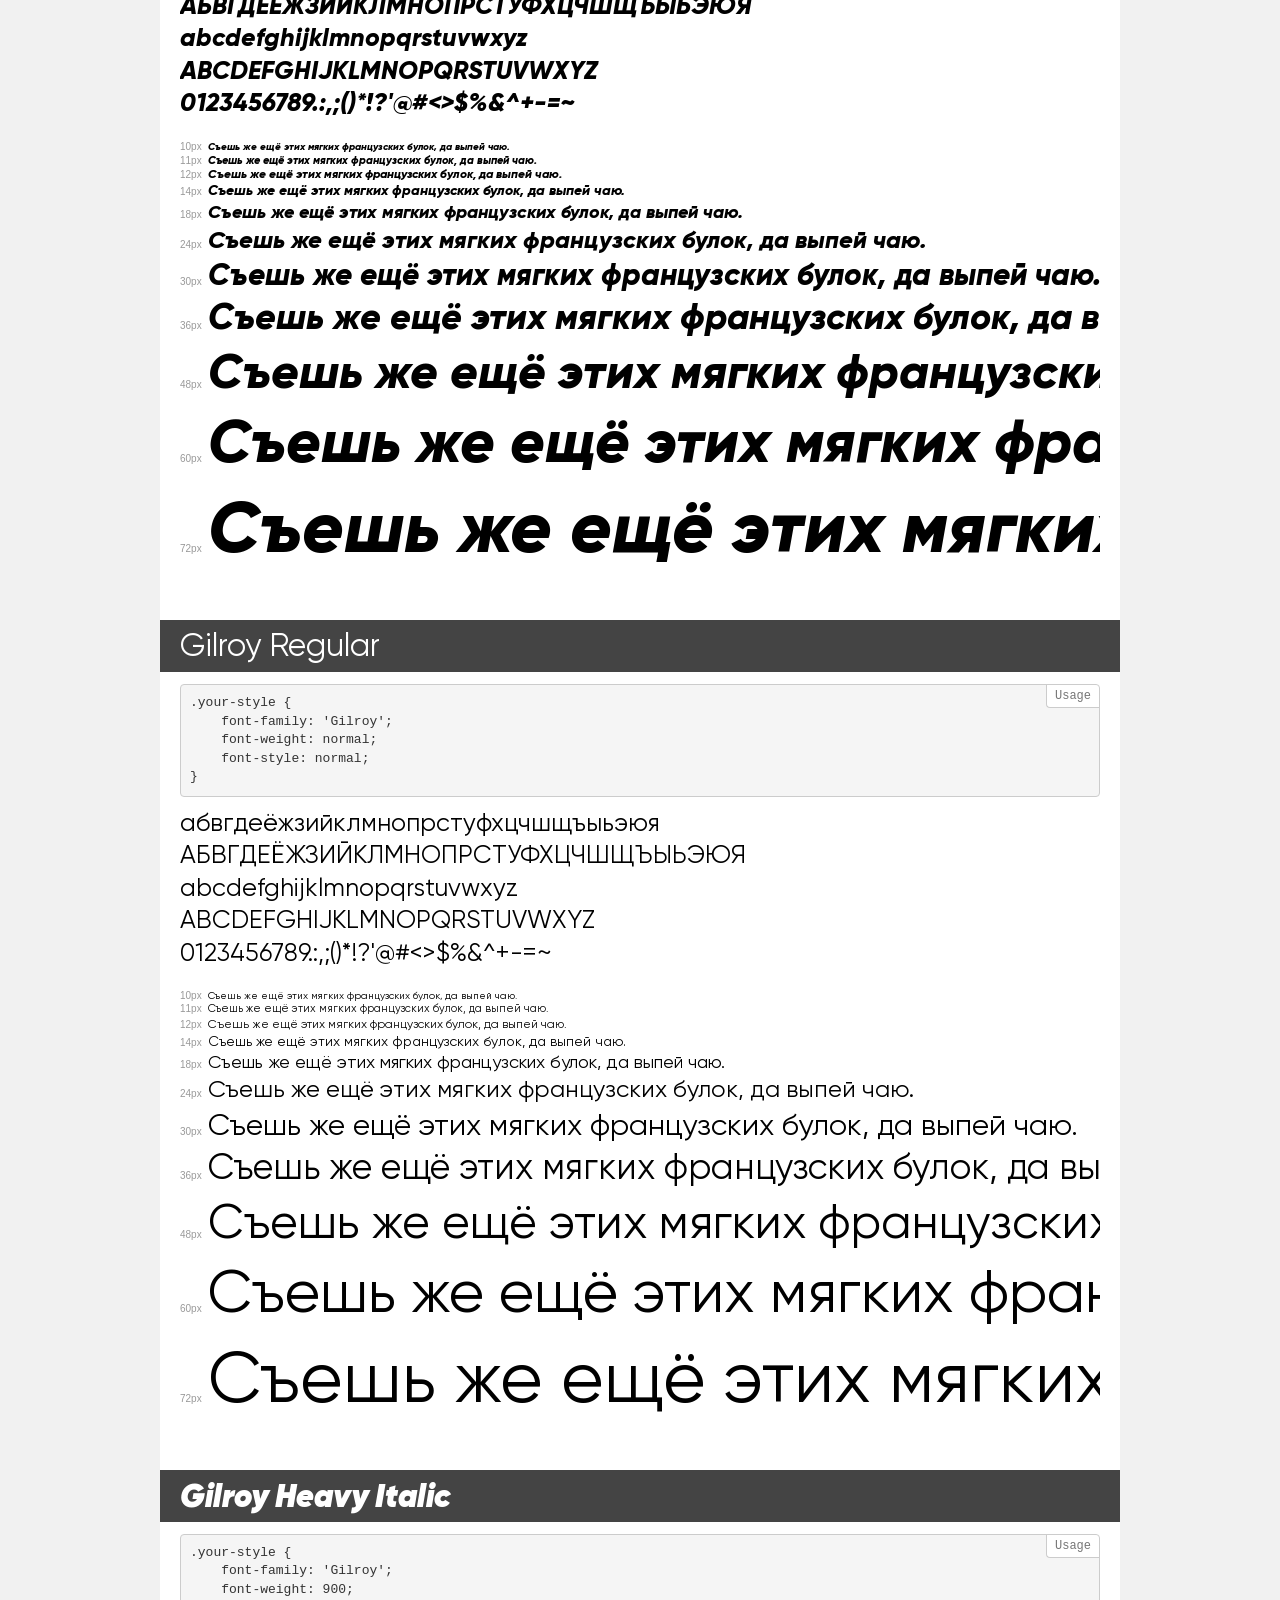
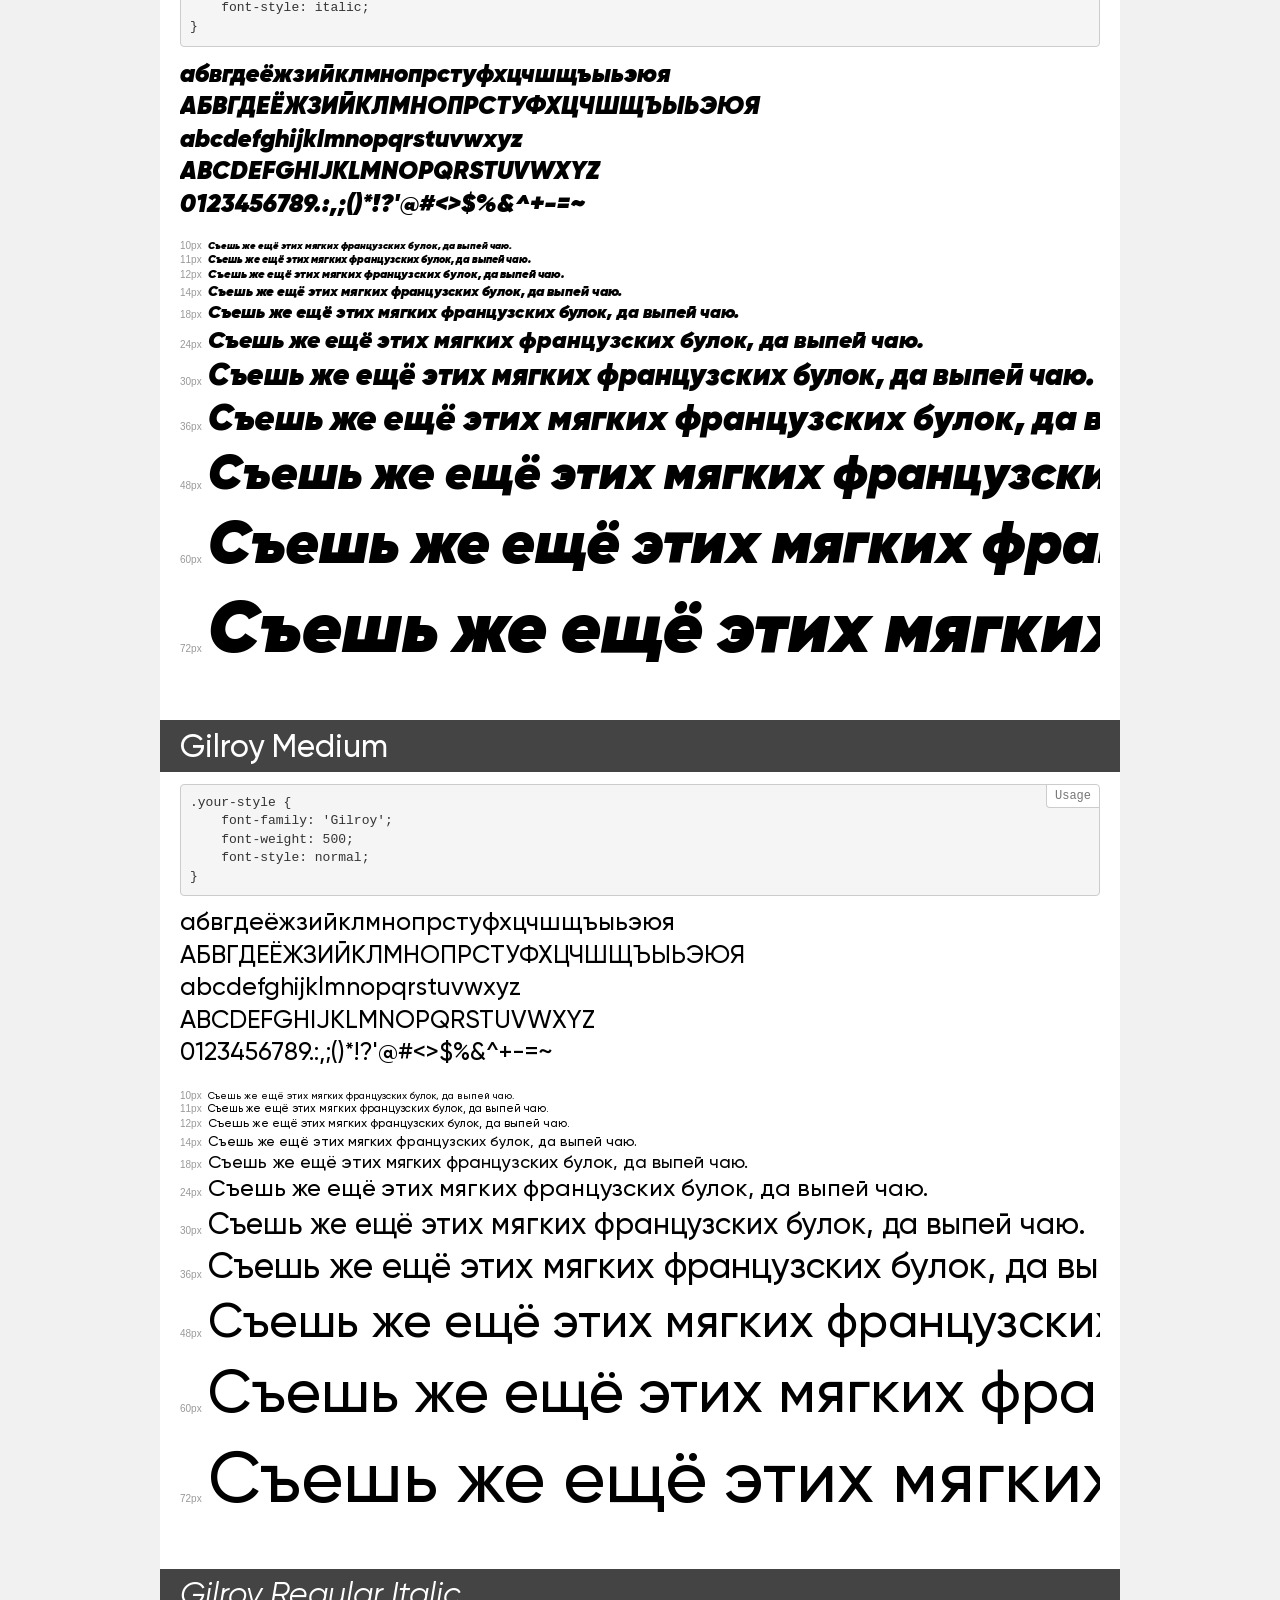
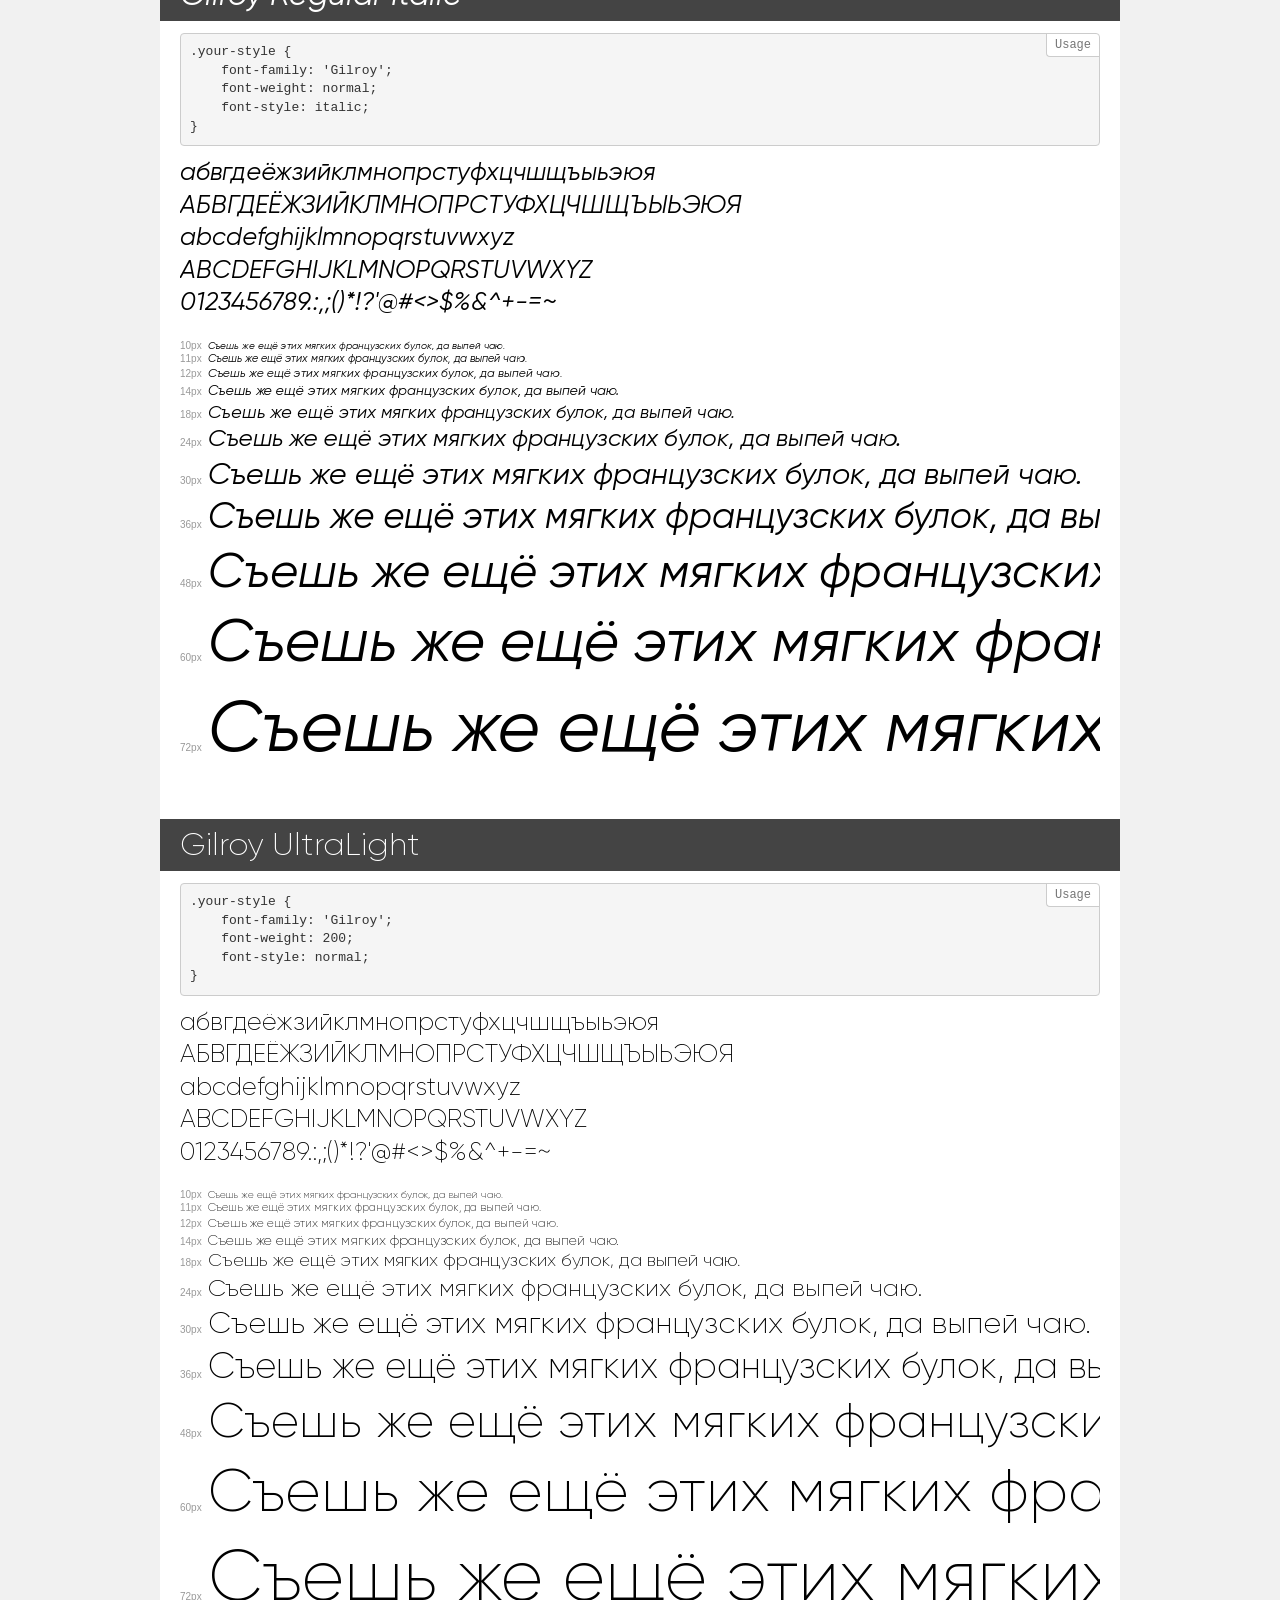
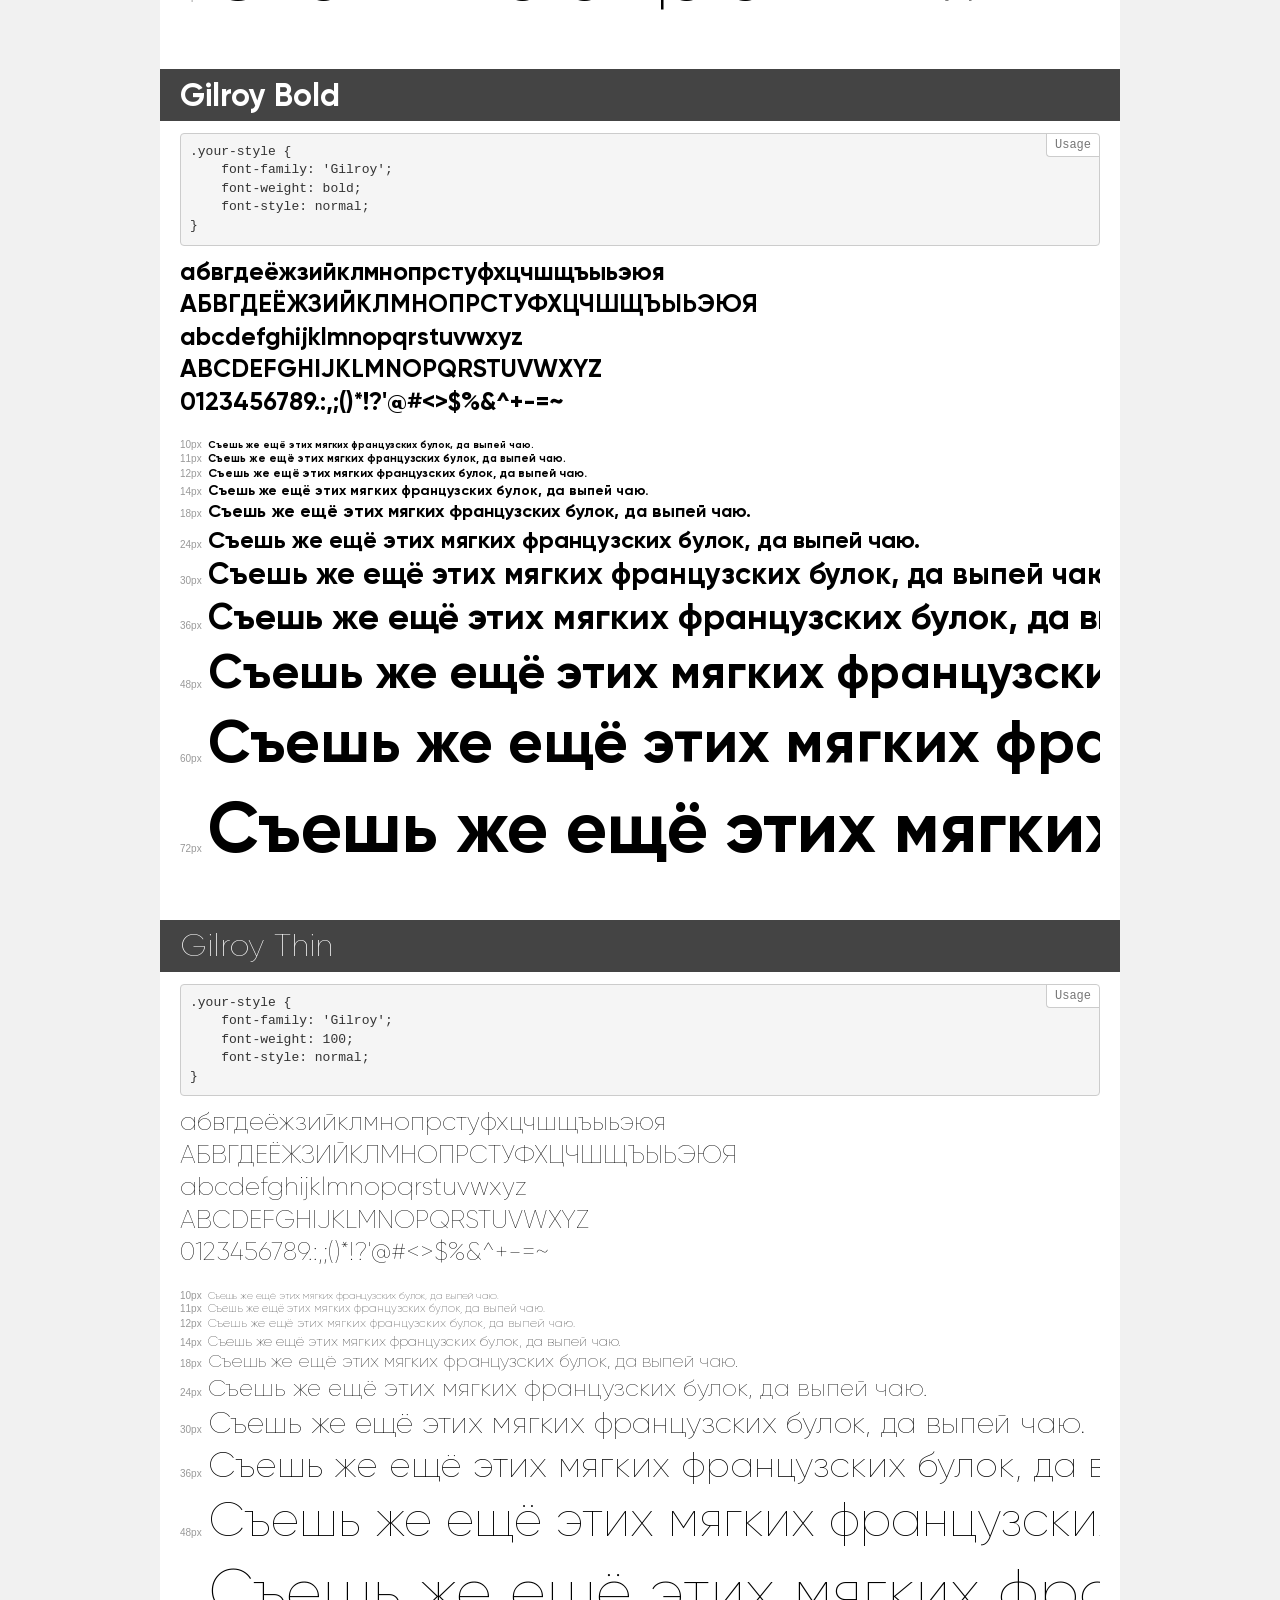
<file: assets/fonts/Gilroy/demo.html>
<!DOCTYPE html>
<html>
<head>
    <meta charset="utf-8">
    <meta http-equiv="X-UA-Compatible" content="IE=edge">
    <meta name="viewport" content="width=device-width, initial-scale=1">
    <meta name="robots" content="noindex, noarchive">
    <meta name="format-detection" content="telephone=no">
    <title>Transfonter demo</title>
    <link href="stylesheet.css" rel="stylesheet">
    <style>
        /*
        http://meyerweb.com/eric/tools/css/reset/
        v2.0 | 20110126
        License: none (public domain)
        */
        html, body, div, span, applet, object, iframe,
        h1, h2, h3, h4, h5, h6, p, blockquote, pre,
        a, abbr, acronym, address, big, cite, code,
        del, dfn, em, img, ins, kbd, q, s, samp,
        small, strike, strong, sub, sup, tt, var,
        b, u, i, center,
        dl, dt, dd, ol, ul, li,
        fieldset, form, label, legend,
        table, caption, tbody, tfoot, thead, tr, th, td,
        article, aside, canvas, details, embed,
        figure, figcaption, footer, header, hgroup,
        menu, nav, output, ruby, section, summary,
        time, mark, audio, video {
            margin: 0;
            padding: 0;
            border: 0;
            font-size: 100%;
            font: inherit;
            vertical-align: baseline;
        }
        /* HTML5 display-role reset for older browsers */
        article, aside, details, figcaption, figure,
        footer, header, hgroup, menu, nav, section {
            display: block;
        }
        body {
            line-height: 1;
        }
        ol, ul {
            list-style: none;
        }
        blockquote, q {
            quotes: none;
        }
        blockquote:before, blockquote:after,
        q:before, q:after {
            content: '';
            content: none;
        }
        table {
            border-collapse: collapse;
            border-spacing: 0;
        }
        /* common styles */
        body {
            background: #f1f1f1;
            color: #000;
        }
        .page {
            background: #fff;
            width: 920px;
            margin: 0 auto;
            padding: 20px 20px 0 20px;
            overflow: hidden;
        }
        .font-container {
            overflow-x: auto;
            overflow-y: hidden;
            margin-bottom: 40px;
            line-height: 1.3;
            white-space: nowrap;
            padding-bottom: 5px;
        }
        h1 {
            position: relative;
            background: #444;
            font-size: 32px;
            color: #fff;
            padding: 10px 20px;
            margin: 0 -20px 12px -20px;
        }
        .letters {
            font-size: 25px;
            margin-bottom: 20px;
        }
        .s10:before {
            content: '10px';
        }
        .s11:before {
            content: '11px';
        }
        .s12:before {
            content: '12px';
        }
        .s14:before {
            content: '14px';
        }
        .s18:before {
            content: '18px';
        }
        .s24:before {
            content: '24px';
        }
        .s30:before {
            content: '30px';
        }
        .s36:before {
            content: '36px';
        }
        .s48:before {
            content: '48px';
        }
        .s60:before {
            content: '60px';
        }
        .s72:before {
            content: '72px';
        }
        .s10:before, .s11:before, .s12:before, .s14:before,
        .s18:before, .s24:before, .s30:before, .s36:before,
        .s48:before, .s60:before, .s72:before {
            font-family: Arial, sans-serif;
            font-size: 10px;
            font-weight: normal;
            font-style: normal;
            color: #999;
            padding-right: 6px;
        }
        pre {
            display: block;
            position: relative;
            padding: 9px;
            margin: 0 0 10px;
            font-family: Monaco, Menlo, Consolas, "Courier New", monospace !important;
            font-size: 13px;
            line-height: 1.428571429;
            color: #333;
            font-weight: normal !important;
            font-style: normal !important;
            background-color: #f5f5f5;
            border: 1px solid #ccc;
            overflow-x: auto;
            border-radius: 4px;
        }
        pre:after {
            display: block;
            position: absolute;
            right: 0;
            top: 0;
            content: 'Usage';
            line-height: 1;
            padding: 5px 8px;
            font-size: 12px;
            color: #767676;
            background-color: #fff;
            border: 1px solid #ccc;
            border-right: none;
            border-top: none;
            border-radius: 0 4px 0 4px;
            z-index: 10;
        }
        /* responsive */
        @media (max-width: 959px) {
            .page {
                width: auto;
                margin: 0;
            }
        }
    </style>
</head>
<body>
<div class="page">
    <div class="demo" style="font-family: 'Gilroy'; font-weight: 800; font-style: normal;">
        <h1>Gilroy ExtraBold</h1>
        <pre>.your-style {
    font-family: 'Gilroy';
    font-weight: 800;
    font-style: normal;
}</pre>
        <div class="font-container">
            <p class="letters">
                абвгдеёжзийклмнопрстуфхцчшщъыьэюя<br>
АБВГДЕЁЖЗИЙКЛМНОПРСТУФХЦЧШЩЪЫЬЭЮЯ<br>
abcdefghijklmnopqrstuvwxyz<br>
ABCDEFGHIJKLMNOPQRSTUVWXYZ<br>
                0123456789.:,;()*!?'@#<>$%&^+-=~
            </p>
            <p class="s10" style="font-size: 10px;">Съешь же ещё этих мягких французских булок, да выпей чаю.</p>
            <p class="s11" style="font-size: 11px;">Съешь же ещё этих мягких французских булок, да выпей чаю.</p>
            <p class="s12" style="font-size: 12px;">Съешь же ещё этих мягких французских булок, да выпей чаю.</p>
            <p class="s14" style="font-size: 14px;">Съешь же ещё этих мягких французских булок, да выпей чаю.</p>
            <p class="s18" style="font-size: 18px;">Съешь же ещё этих мягких французских булок, да выпей чаю.</p>
            <p class="s24" style="font-size: 24px;">Съешь же ещё этих мягких французских булок, да выпей чаю.</p>
            <p class="s30" style="font-size: 30px;">Съешь же ещё этих мягких французских булок, да выпей чаю.</p>
            <p class="s36" style="font-size: 36px;">Съешь же ещё этих мягких французских булок, да выпей чаю.</p>
            <p class="s48" style="font-size: 48px;">Съешь же ещё этих мягких французских булок, да выпей чаю.</p>
            <p class="s60" style="font-size: 60px;">Съешь же ещё этих мягких французских булок, да выпей чаю.</p>
            <p class="s72" style="font-size: 72px;">Съешь же ещё этих мягких французских булок, да выпей чаю.</p>
        </div>
    </div>
    <div class="demo" style="font-family: 'Gilroy'; font-weight: 900; font-style: normal;">
        <h1>Gilroy Heavy</h1>
        <pre>.your-style {
    font-family: 'Gilroy';
    font-weight: 900;
    font-style: normal;
}</pre>
        <div class="font-container">
            <p class="letters">
                абвгдеёжзийклмнопрстуфхцчшщъыьэюя<br>
АБВГДЕЁЖЗИЙКЛМНОПРСТУФХЦЧШЩЪЫЬЭЮЯ<br>
abcdefghijklmnopqrstuvwxyz<br>
ABCDEFGHIJKLMNOPQRSTUVWXYZ<br>
                0123456789.:,;()*!?'@#<>$%&^+-=~
            </p>
            <p class="s10" style="font-size: 10px;">Съешь же ещё этих мягких французских булок, да выпей чаю.</p>
            <p class="s11" style="font-size: 11px;">Съешь же ещё этих мягких французских булок, да выпей чаю.</p>
            <p class="s12" style="font-size: 12px;">Съешь же ещё этих мягких французских булок, да выпей чаю.</p>
            <p class="s14" style="font-size: 14px;">Съешь же ещё этих мягких французских булок, да выпей чаю.</p>
            <p class="s18" style="font-size: 18px;">Съешь же ещё этих мягких французских булок, да выпей чаю.</p>
            <p class="s24" style="font-size: 24px;">Съешь же ещё этих мягких французских булок, да выпей чаю.</p>
            <p class="s30" style="font-size: 30px;">Съешь же ещё этих мягких французских булок, да выпей чаю.</p>
            <p class="s36" style="font-size: 36px;">Съешь же ещё этих мягких французских булок, да выпей чаю.</p>
            <p class="s48" style="font-size: 48px;">Съешь же ещё этих мягких французских булок, да выпей чаю.</p>
            <p class="s60" style="font-size: 60px;">Съешь же ещё этих мягких французских булок, да выпей чаю.</p>
            <p class="s72" style="font-size: 72px;">Съешь же ещё этих мягких французских булок, да выпей чаю.</p>
        </div>
    </div>
    <div class="demo" style="font-family: 'Gilroy'; font-weight: 300; font-style: italic;">
        <h1>Gilroy Light Italic</h1>
        <pre>.your-style {
    font-family: 'Gilroy';
    font-weight: 300;
    font-style: italic;
}</pre>
        <div class="font-container">
            <p class="letters">
                абвгдеёжзийклмнопрстуфхцчшщъыьэюя<br>
АБВГДЕЁЖЗИЙКЛМНОПРСТУФХЦЧШЩЪЫЬЭЮЯ<br>
abcdefghijklmnopqrstuvwxyz<br>
ABCDEFGHIJKLMNOPQRSTUVWXYZ<br>
                0123456789.:,;()*!?'@#<>$%&^+-=~
            </p>
            <p class="s10" style="font-size: 10px;">Съешь же ещё этих мягких французских булок, да выпей чаю.</p>
            <p class="s11" style="font-size: 11px;">Съешь же ещё этих мягких французских булок, да выпей чаю.</p>
            <p class="s12" style="font-size: 12px;">Съешь же ещё этих мягких французских булок, да выпей чаю.</p>
            <p class="s14" style="font-size: 14px;">Съешь же ещё этих мягких французских булок, да выпей чаю.</p>
            <p class="s18" style="font-size: 18px;">Съешь же ещё этих мягких французских булок, да выпей чаю.</p>
            <p class="s24" style="font-size: 24px;">Съешь же ещё этих мягких французских булок, да выпей чаю.</p>
            <p class="s30" style="font-size: 30px;">Съешь же ещё этих мягких французских булок, да выпей чаю.</p>
            <p class="s36" style="font-size: 36px;">Съешь же ещё этих мягких французских булок, да выпей чаю.</p>
            <p class="s48" style="font-size: 48px;">Съешь же ещё этих мягких французских булок, да выпей чаю.</p>
            <p class="s60" style="font-size: 60px;">Съешь же ещё этих мягких французских булок, да выпей чаю.</p>
            <p class="s72" style="font-size: 72px;">Съешь же ещё этих мягких французских булок, да выпей чаю.</p>
        </div>
    </div>
    <div class="demo" style="font-family: 'Gilroy'; font-weight: 100; font-style: italic;">
        <h1>Gilroy Thin Italic</h1>
        <pre>.your-style {
    font-family: 'Gilroy';
    font-weight: 100;
    font-style: italic;
}</pre>
        <div class="font-container">
            <p class="letters">
                абвгдеёжзийклмнопрстуфхцчшщъыьэюя<br>
АБВГДЕЁЖЗИЙКЛМНОПРСТУФХЦЧШЩЪЫЬЭЮЯ<br>
abcdefghijklmnopqrstuvwxyz<br>
ABCDEFGHIJKLMNOPQRSTUVWXYZ<br>
                0123456789.:,;()*!?'@#<>$%&^+-=~
            </p>
            <p class="s10" style="font-size: 10px;">Съешь же ещё этих мягких французских булок, да выпей чаю.</p>
            <p class="s11" style="font-size: 11px;">Съешь же ещё этих мягких французских булок, да выпей чаю.</p>
            <p class="s12" style="font-size: 12px;">Съешь же ещё этих мягких французских булок, да выпей чаю.</p>
            <p class="s14" style="font-size: 14px;">Съешь же ещё этих мягких французских булок, да выпей чаю.</p>
            <p class="s18" style="font-size: 18px;">Съешь же ещё этих мягких французских булок, да выпей чаю.</p>
            <p class="s24" style="font-size: 24px;">Съешь же ещё этих мягких французских булок, да выпей чаю.</p>
            <p class="s30" style="font-size: 30px;">Съешь же ещё этих мягких французских булок, да выпей чаю.</p>
            <p class="s36" style="font-size: 36px;">Съешь же ещё этих мягких французских булок, да выпей чаю.</p>
            <p class="s48" style="font-size: 48px;">Съешь же ещё этих мягких французских булок, да выпей чаю.</p>
            <p class="s60" style="font-size: 60px;">Съешь же ещё этих мягких французских булок, да выпей чаю.</p>
            <p class="s72" style="font-size: 72px;">Съешь же ещё этих мягких французских булок, да выпей чаю.</p>
        </div>
    </div>
    <div class="demo" style="font-family: 'Gilroy'; font-weight: 900; font-style: italic;">
        <h1>Gilroy Black Italic</h1>
        <pre>.your-style {
    font-family: 'Gilroy';
    font-weight: 900;
    font-style: italic;
}</pre>
        <div class="font-container">
            <p class="letters">
                абвгдеёжзийклмнопрстуфхцчшщъыьэюя<br>
АБВГДЕЁЖЗИЙКЛМНОПРСТУФХЦЧШЩЪЫЬЭЮЯ<br>
abcdefghijklmnopqrstuvwxyz<br>
ABCDEFGHIJKLMNOPQRSTUVWXYZ<br>
                0123456789.:,;()*!?'@#<>$%&^+-=~
            </p>
            <p class="s10" style="font-size: 10px;">Съешь же ещё этих мягких французских булок, да выпей чаю.</p>
            <p class="s11" style="font-size: 11px;">Съешь же ещё этих мягких французских булок, да выпей чаю.</p>
            <p class="s12" style="font-size: 12px;">Съешь же ещё этих мягких французских булок, да выпей чаю.</p>
            <p class="s14" style="font-size: 14px;">Съешь же ещё этих мягких французских булок, да выпей чаю.</p>
            <p class="s18" style="font-size: 18px;">Съешь же ещё этих мягких французских булок, да выпей чаю.</p>
            <p class="s24" style="font-size: 24px;">Съешь же ещё этих мягких французских булок, да выпей чаю.</p>
            <p class="s30" style="font-size: 30px;">Съешь же ещё этих мягких французских булок, да выпей чаю.</p>
            <p class="s36" style="font-size: 36px;">Съешь же ещё этих мягких французских булок, да выпей чаю.</p>
            <p class="s48" style="font-size: 48px;">Съешь же ещё этих мягких французских булок, да выпей чаю.</p>
            <p class="s60" style="font-size: 60px;">Съешь же ещё этих мягких французских булок, да выпей чаю.</p>
            <p class="s72" style="font-size: 72px;">Съешь же ещё этих мягких французских булок, да выпей чаю.</p>
        </div>
    </div>
    <div class="demo" style="font-family: 'Gilroy'; font-weight: bold; font-style: italic;">
        <h1>Gilroy Bold Italic</h1>
        <pre>.your-style {
    font-family: 'Gilroy';
    font-weight: bold;
    font-style: italic;
}</pre>
        <div class="font-container">
            <p class="letters">
                абвгдеёжзийклмнопрстуфхцчшщъыьэюя<br>
АБВГДЕЁЖЗИЙКЛМНОПРСТУФХЦЧШЩЪЫЬЭЮЯ<br>
abcdefghijklmnopqrstuvwxyz<br>
ABCDEFGHIJKLMNOPQRSTUVWXYZ<br>
                0123456789.:,;()*!?'@#<>$%&^+-=~
            </p>
            <p class="s10" style="font-size: 10px;">Съешь же ещё этих мягких французских булок, да выпей чаю.</p>
            <p class="s11" style="font-size: 11px;">Съешь же ещё этих мягких французских булок, да выпей чаю.</p>
            <p class="s12" style="font-size: 12px;">Съешь же ещё этих мягких французских булок, да выпей чаю.</p>
            <p class="s14" style="font-size: 14px;">Съешь же ещё этих мягких французских булок, да выпей чаю.</p>
            <p class="s18" style="font-size: 18px;">Съешь же ещё этих мягких французских булок, да выпей чаю.</p>
            <p class="s24" style="font-size: 24px;">Съешь же ещё этих мягких французских булок, да выпей чаю.</p>
            <p class="s30" style="font-size: 30px;">Съешь же ещё этих мягких французских булок, да выпей чаю.</p>
            <p class="s36" style="font-size: 36px;">Съешь же ещё этих мягких французских булок, да выпей чаю.</p>
            <p class="s48" style="font-size: 48px;">Съешь же ещё этих мягких французских булок, да выпей чаю.</p>
            <p class="s60" style="font-size: 60px;">Съешь же ещё этих мягких французских булок, да выпей чаю.</p>
            <p class="s72" style="font-size: 72px;">Съешь же ещё этих мягких французских булок, да выпей чаю.</p>
        </div>
    </div>
    <div class="demo" style="font-family: 'Gilroy'; font-weight: 600; font-style: normal;">
        <h1>Gilroy SemiBold</h1>
        <pre>.your-style {
    font-family: 'Gilroy';
    font-weight: 600;
    font-style: normal;
}</pre>
        <div class="font-container">
            <p class="letters">
                абвгдеёжзийклмнопрстуфхцчшщъыьэюя<br>
АБВГДЕЁЖЗИЙКЛМНОПРСТУФХЦЧШЩЪЫЬЭЮЯ<br>
abcdefghijklmnopqrstuvwxyz<br>
ABCDEFGHIJKLMNOPQRSTUVWXYZ<br>
                0123456789.:,;()*!?'@#<>$%&^+-=~
            </p>
            <p class="s10" style="font-size: 10px;">Съешь же ещё этих мягких французских булок, да выпей чаю.</p>
            <p class="s11" style="font-size: 11px;">Съешь же ещё этих мягких французских булок, да выпей чаю.</p>
            <p class="s12" style="font-size: 12px;">Съешь же ещё этих мягких французских булок, да выпей чаю.</p>
            <p class="s14" style="font-size: 14px;">Съешь же ещё этих мягких французских булок, да выпей чаю.</p>
            <p class="s18" style="font-size: 18px;">Съешь же ещё этих мягких французских булок, да выпей чаю.</p>
            <p class="s24" style="font-size: 24px;">Съешь же ещё этих мягких французских булок, да выпей чаю.</p>
            <p class="s30" style="font-size: 30px;">Съешь же ещё этих мягких французских булок, да выпей чаю.</p>
            <p class="s36" style="font-size: 36px;">Съешь же ещё этих мягких французских булок, да выпей чаю.</p>
            <p class="s48" style="font-size: 48px;">Съешь же ещё этих мягких французских булок, да выпей чаю.</p>
            <p class="s60" style="font-size: 60px;">Съешь же ещё этих мягких французских булок, да выпей чаю.</p>
            <p class="s72" style="font-size: 72px;">Съешь же ещё этих мягких французских булок, да выпей чаю.</p>
        </div>
    </div>
    <div class="demo" style="font-family: 'Gilroy'; font-weight: 200; font-style: italic;">
        <h1>Gilroy UltraLight Italic</h1>
        <pre>.your-style {
    font-family: 'Gilroy';
    font-weight: 200;
    font-style: italic;
}</pre>
        <div class="font-container">
            <p class="letters">
                абвгдеёжзийклмнопрстуфхцчшщъыьэюя<br>
АБВГДЕЁЖЗИЙКЛМНОПРСТУФХЦЧШЩЪЫЬЭЮЯ<br>
abcdefghijklmnopqrstuvwxyz<br>
ABCDEFGHIJKLMNOPQRSTUVWXYZ<br>
                0123456789.:,;()*!?'@#<>$%&^+-=~
            </p>
            <p class="s10" style="font-size: 10px;">Съешь же ещё этих мягких французских булок, да выпей чаю.</p>
            <p class="s11" style="font-size: 11px;">Съешь же ещё этих мягких французских булок, да выпей чаю.</p>
            <p class="s12" style="font-size: 12px;">Съешь же ещё этих мягких французских булок, да выпей чаю.</p>
            <p class="s14" style="font-size: 14px;">Съешь же ещё этих мягких французских булок, да выпей чаю.</p>
            <p class="s18" style="font-size: 18px;">Съешь же ещё этих мягких французских булок, да выпей чаю.</p>
            <p class="s24" style="font-size: 24px;">Съешь же ещё этих мягких французских булок, да выпей чаю.</p>
            <p class="s30" style="font-size: 30px;">Съешь же ещё этих мягких французских булок, да выпей чаю.</p>
            <p class="s36" style="font-size: 36px;">Съешь же ещё этих мягких французских булок, да выпей чаю.</p>
            <p class="s48" style="font-size: 48px;">Съешь же ещё этих мягких французских булок, да выпей чаю.</p>
            <p class="s60" style="font-size: 60px;">Съешь же ещё этих мягких французских булок, да выпей чаю.</p>
            <p class="s72" style="font-size: 72px;">Съешь же ещё этих мягких французских булок, да выпей чаю.</p>
        </div>
    </div>
    <div class="demo" style="font-family: 'Gilroy'; font-weight: 600; font-style: italic;">
        <h1>Gilroy SemiBold Italic</h1>
        <pre>.your-style {
    font-family: 'Gilroy';
    font-weight: 600;
    font-style: italic;
}</pre>
        <div class="font-container">
            <p class="letters">
                абвгдеёжзийклмнопрстуфхцчшщъыьэюя<br>
АБВГДЕЁЖЗИЙКЛМНОПРСТУФХЦЧШЩЪЫЬЭЮЯ<br>
abcdefghijklmnopqrstuvwxyz<br>
ABCDEFGHIJKLMNOPQRSTUVWXYZ<br>
                0123456789.:,;()*!?'@#<>$%&^+-=~
            </p>
            <p class="s10" style="font-size: 10px;">Съешь же ещё этих мягких французских булок, да выпей чаю.</p>
            <p class="s11" style="font-size: 11px;">Съешь же ещё этих мягких французских булок, да выпей чаю.</p>
            <p class="s12" style="font-size: 12px;">Съешь же ещё этих мягких французских булок, да выпей чаю.</p>
            <p class="s14" style="font-size: 14px;">Съешь же ещё этих мягких французских булок, да выпей чаю.</p>
            <p class="s18" style="font-size: 18px;">Съешь же ещё этих мягких французских булок, да выпей чаю.</p>
            <p class="s24" style="font-size: 24px;">Съешь же ещё этих мягких французских булок, да выпей чаю.</p>
            <p class="s30" style="font-size: 30px;">Съешь же ещё этих мягких французских булок, да выпей чаю.</p>
            <p class="s36" style="font-size: 36px;">Съешь же ещё этих мягких французских булок, да выпей чаю.</p>
            <p class="s48" style="font-size: 48px;">Съешь же ещё этих мягких французских булок, да выпей чаю.</p>
            <p class="s60" style="font-size: 60px;">Съешь же ещё этих мягких французских булок, да выпей чаю.</p>
            <p class="s72" style="font-size: 72px;">Съешь же ещё этих мягких французских булок, да выпей чаю.</p>
        </div>
    </div>
    <div class="demo" style="font-family: 'Gilroy'; font-weight: 300; font-style: normal;">
        <h1>Gilroy Light</h1>
        <pre>.your-style {
    font-family: 'Gilroy';
    font-weight: 300;
    font-style: normal;
}</pre>
        <div class="font-container">
            <p class="letters">
                абвгдеёжзийклмнопрстуфхцчшщъыьэюя<br>
АБВГДЕЁЖЗИЙКЛМНОПРСТУФХЦЧШЩЪЫЬЭЮЯ<br>
abcdefghijklmnopqrstuvwxyz<br>
ABCDEFGHIJKLMNOPQRSTUVWXYZ<br>
                0123456789.:,;()*!?'@#<>$%&^+-=~
            </p>
            <p class="s10" style="font-size: 10px;">Съешь же ещё этих мягких французских булок, да выпей чаю.</p>
            <p class="s11" style="font-size: 11px;">Съешь же ещё этих мягких французских булок, да выпей чаю.</p>
            <p class="s12" style="font-size: 12px;">Съешь же ещё этих мягких французских булок, да выпей чаю.</p>
            <p class="s14" style="font-size: 14px;">Съешь же ещё этих мягких французских булок, да выпей чаю.</p>
            <p class="s18" style="font-size: 18px;">Съешь же ещё этих мягких французских булок, да выпей чаю.</p>
            <p class="s24" style="font-size: 24px;">Съешь же ещё этих мягких французских булок, да выпей чаю.</p>
            <p class="s30" style="font-size: 30px;">Съешь же ещё этих мягких французских булок, да выпей чаю.</p>
            <p class="s36" style="font-size: 36px;">Съешь же ещё этих мягких французских булок, да выпей чаю.</p>
            <p class="s48" style="font-size: 48px;">Съешь же ещё этих мягких французских булок, да выпей чаю.</p>
            <p class="s60" style="font-size: 60px;">Съешь же ещё этих мягких французских булок, да выпей чаю.</p>
            <p class="s72" style="font-size: 72px;">Съешь же ещё этих мягких французских булок, да выпей чаю.</p>
        </div>
    </div>
    <div class="demo" style="font-family: 'Gilroy'; font-weight: 500; font-style: italic;">
        <h1>Gilroy Medium Italic</h1>
        <pre>.your-style {
    font-family: 'Gilroy';
    font-weight: 500;
    font-style: italic;
}</pre>
        <div class="font-container">
            <p class="letters">
                абвгдеёжзийклмнопрстуфхцчшщъыьэюя<br>
АБВГДЕЁЖЗИЙКЛМНОПРСТУФХЦЧШЩЪЫЬЭЮЯ<br>
abcdefghijklmnopqrstuvwxyz<br>
ABCDEFGHIJKLMNOPQRSTUVWXYZ<br>
                0123456789.:,;()*!?'@#<>$%&^+-=~
            </p>
            <p class="s10" style="font-size: 10px;">Съешь же ещё этих мягких французских булок, да выпей чаю.</p>
            <p class="s11" style="font-size: 11px;">Съешь же ещё этих мягких французских булок, да выпей чаю.</p>
            <p class="s12" style="font-size: 12px;">Съешь же ещё этих мягких французских булок, да выпей чаю.</p>
            <p class="s14" style="font-size: 14px;">Съешь же ещё этих мягких французских булок, да выпей чаю.</p>
            <p class="s18" style="font-size: 18px;">Съешь же ещё этих мягких французских булок, да выпей чаю.</p>
            <p class="s24" style="font-size: 24px;">Съешь же ещё этих мягких французских булок, да выпей чаю.</p>
            <p class="s30" style="font-size: 30px;">Съешь же ещё этих мягких французских булок, да выпей чаю.</p>
            <p class="s36" style="font-size: 36px;">Съешь же ещё этих мягких французских булок, да выпей чаю.</p>
            <p class="s48" style="font-size: 48px;">Съешь же ещё этих мягких французских булок, да выпей чаю.</p>
            <p class="s60" style="font-size: 60px;">Съешь же ещё этих мягких французских булок, да выпей чаю.</p>
            <p class="s72" style="font-size: 72px;">Съешь же ещё этих мягких французских булок, да выпей чаю.</p>
        </div>
    </div>
    <div class="demo" style="font-family: 'Gilroy'; font-weight: 800; font-style: italic;">
        <h1>Gilroy ExtraBold Italic</h1>
        <pre>.your-style {
    font-family: 'Gilroy';
    font-weight: 800;
    font-style: italic;
}</pre>
        <div class="font-container">
            <p class="letters">
                абвгдеёжзийклмнопрстуфхцчшщъыьэюя<br>
АБВГДЕЁЖЗИЙКЛМНОПРСТУФХЦЧШЩЪЫЬЭЮЯ<br>
abcdefghijklmnopqrstuvwxyz<br>
ABCDEFGHIJKLMNOPQRSTUVWXYZ<br>
                0123456789.:,;()*!?'@#<>$%&^+-=~
            </p>
            <p class="s10" style="font-size: 10px;">Съешь же ещё этих мягких французских булок, да выпей чаю.</p>
            <p class="s11" style="font-size: 11px;">Съешь же ещё этих мягких французских булок, да выпей чаю.</p>
            <p class="s12" style="font-size: 12px;">Съешь же ещё этих мягких французских булок, да выпей чаю.</p>
            <p class="s14" style="font-size: 14px;">Съешь же ещё этих мягких французских булок, да выпей чаю.</p>
            <p class="s18" style="font-size: 18px;">Съешь же ещё этих мягких французских булок, да выпей чаю.</p>
            <p class="s24" style="font-size: 24px;">Съешь же ещё этих мягких французских булок, да выпей чаю.</p>
            <p class="s30" style="font-size: 30px;">Съешь же ещё этих мягких французских булок, да выпей чаю.</p>
            <p class="s36" style="font-size: 36px;">Съешь же ещё этих мягких французских булок, да выпей чаю.</p>
            <p class="s48" style="font-size: 48px;">Съешь же ещё этих мягких французских булок, да выпей чаю.</p>
            <p class="s60" style="font-size: 60px;">Съешь же ещё этих мягких французских булок, да выпей чаю.</p>
            <p class="s72" style="font-size: 72px;">Съешь же ещё этих мягких французских булок, да выпей чаю.</p>
        </div>
    </div>
    <div class="demo" style="font-family: 'Gilroy'; font-weight: normal; font-style: normal;">
        <h1>Gilroy Regular</h1>
        <pre>.your-style {
    font-family: 'Gilroy';
    font-weight: normal;
    font-style: normal;
}</pre>
        <div class="font-container">
            <p class="letters">
                абвгдеёжзийклмнопрстуфхцчшщъыьэюя<br>
АБВГДЕЁЖЗИЙКЛМНОПРСТУФХЦЧШЩЪЫЬЭЮЯ<br>
abcdefghijklmnopqrstuvwxyz<br>
ABCDEFGHIJKLMNOPQRSTUVWXYZ<br>
                0123456789.:,;()*!?'@#<>$%&^+-=~
            </p>
            <p class="s10" style="font-size: 10px;">Съешь же ещё этих мягких французских булок, да выпей чаю.</p>
            <p class="s11" style="font-size: 11px;">Съешь же ещё этих мягких французских булок, да выпей чаю.</p>
            <p class="s12" style="font-size: 12px;">Съешь же ещё этих мягких французских булок, да выпей чаю.</p>
            <p class="s14" style="font-size: 14px;">Съешь же ещё этих мягких французских булок, да выпей чаю.</p>
            <p class="s18" style="font-size: 18px;">Съешь же ещё этих мягких французских булок, да выпей чаю.</p>
            <p class="s24" style="font-size: 24px;">Съешь же ещё этих мягких французских булок, да выпей чаю.</p>
            <p class="s30" style="font-size: 30px;">Съешь же ещё этих мягких французских булок, да выпей чаю.</p>
            <p class="s36" style="font-size: 36px;">Съешь же ещё этих мягких французских булок, да выпей чаю.</p>
            <p class="s48" style="font-size: 48px;">Съешь же ещё этих мягких французских булок, да выпей чаю.</p>
            <p class="s60" style="font-size: 60px;">Съешь же ещё этих мягких французских булок, да выпей чаю.</p>
            <p class="s72" style="font-size: 72px;">Съешь же ещё этих мягких французских булок, да выпей чаю.</p>
        </div>
    </div>
    <div class="demo" style="font-family: 'Gilroy'; font-weight: 900; font-style: italic;">
        <h1>Gilroy Heavy Italic</h1>
        <pre>.your-style {
    font-family: 'Gilroy';
    font-weight: 900;
    font-style: italic;
}</pre>
        <div class="font-container">
            <p class="letters">
                абвгдеёжзийклмнопрстуфхцчшщъыьэюя<br>
АБВГДЕЁЖЗИЙКЛМНОПРСТУФХЦЧШЩЪЫЬЭЮЯ<br>
abcdefghijklmnopqrstuvwxyz<br>
ABCDEFGHIJKLMNOPQRSTUVWXYZ<br>
                0123456789.:,;()*!?'@#<>$%&^+-=~
            </p>
            <p class="s10" style="font-size: 10px;">Съешь же ещё этих мягких французских булок, да выпей чаю.</p>
            <p class="s11" style="font-size: 11px;">Съешь же ещё этих мягких французских булок, да выпей чаю.</p>
            <p class="s12" style="font-size: 12px;">Съешь же ещё этих мягких французских булок, да выпей чаю.</p>
            <p class="s14" style="font-size: 14px;">Съешь же ещё этих мягких французских булок, да выпей чаю.</p>
            <p class="s18" style="font-size: 18px;">Съешь же ещё этих мягких французских булок, да выпей чаю.</p>
            <p class="s24" style="font-size: 24px;">Съешь же ещё этих мягких французских булок, да выпей чаю.</p>
            <p class="s30" style="font-size: 30px;">Съешь же ещё этих мягких французских булок, да выпей чаю.</p>
            <p class="s36" style="font-size: 36px;">Съешь же ещё этих мягких французских булок, да выпей чаю.</p>
            <p class="s48" style="font-size: 48px;">Съешь же ещё этих мягких французских булок, да выпей чаю.</p>
            <p class="s60" style="font-size: 60px;">Съешь же ещё этих мягких французских булок, да выпей чаю.</p>
            <p class="s72" style="font-size: 72px;">Съешь же ещё этих мягких французских булок, да выпей чаю.</p>
        </div>
    </div>
    <div class="demo" style="font-family: 'Gilroy'; font-weight: 500; font-style: normal;">
        <h1>Gilroy Medium</h1>
        <pre>.your-style {
    font-family: 'Gilroy';
    font-weight: 500;
    font-style: normal;
}</pre>
        <div class="font-container">
            <p class="letters">
                абвгдеёжзийклмнопрстуфхцчшщъыьэюя<br>
АБВГДЕЁЖЗИЙКЛМНОПРСТУФХЦЧШЩЪЫЬЭЮЯ<br>
abcdefghijklmnopqrstuvwxyz<br>
ABCDEFGHIJKLMNOPQRSTUVWXYZ<br>
                0123456789.:,;()*!?'@#<>$%&^+-=~
            </p>
            <p class="s10" style="font-size: 10px;">Съешь же ещё этих мягких французских булок, да выпей чаю.</p>
            <p class="s11" style="font-size: 11px;">Съешь же ещё этих мягких французских булок, да выпей чаю.</p>
            <p class="s12" style="font-size: 12px;">Съешь же ещё этих мягких французских булок, да выпей чаю.</p>
            <p class="s14" style="font-size: 14px;">Съешь же ещё этих мягких французских булок, да выпей чаю.</p>
            <p class="s18" style="font-size: 18px;">Съешь же ещё этих мягких французских булок, да выпей чаю.</p>
            <p class="s24" style="font-size: 24px;">Съешь же ещё этих мягких французских булок, да выпей чаю.</p>
            <p class="s30" style="font-size: 30px;">Съешь же ещё этих мягких французских булок, да выпей чаю.</p>
            <p class="s36" style="font-size: 36px;">Съешь же ещё этих мягких французских булок, да выпей чаю.</p>
            <p class="s48" style="font-size: 48px;">Съешь же ещё этих мягких французских булок, да выпей чаю.</p>
            <p class="s60" style="font-size: 60px;">Съешь же ещё этих мягких французских булок, да выпей чаю.</p>
            <p class="s72" style="font-size: 72px;">Съешь же ещё этих мягких французских булок, да выпей чаю.</p>
        </div>
    </div>
    <div class="demo" style="font-family: 'Gilroy'; font-weight: normal; font-style: italic;">
        <h1>Gilroy Regular Italic</h1>
        <pre>.your-style {
    font-family: 'Gilroy';
    font-weight: normal;
    font-style: italic;
}</pre>
        <div class="font-container">
            <p class="letters">
                абвгдеёжзийклмнопрстуфхцчшщъыьэюя<br>
АБВГДЕЁЖЗИЙКЛМНОПРСТУФХЦЧШЩЪЫЬЭЮЯ<br>
abcdefghijklmnopqrstuvwxyz<br>
ABCDEFGHIJKLMNOPQRSTUVWXYZ<br>
                0123456789.:,;()*!?'@#<>$%&^+-=~
            </p>
            <p class="s10" style="font-size: 10px;">Съешь же ещё этих мягких французских булок, да выпей чаю.</p>
            <p class="s11" style="font-size: 11px;">Съешь же ещё этих мягких французских булок, да выпей чаю.</p>
            <p class="s12" style="font-size: 12px;">Съешь же ещё этих мягких французских булок, да выпей чаю.</p>
            <p class="s14" style="font-size: 14px;">Съешь же ещё этих мягких французских булок, да выпей чаю.</p>
            <p class="s18" style="font-size: 18px;">Съешь же ещё этих мягких французских булок, да выпей чаю.</p>
            <p class="s24" style="font-size: 24px;">Съешь же ещё этих мягких французских булок, да выпей чаю.</p>
            <p class="s30" style="font-size: 30px;">Съешь же ещё этих мягких французских булок, да выпей чаю.</p>
            <p class="s36" style="font-size: 36px;">Съешь же ещё этих мягких французских булок, да выпей чаю.</p>
            <p class="s48" style="font-size: 48px;">Съешь же ещё этих мягких французских булок, да выпей чаю.</p>
            <p class="s60" style="font-size: 60px;">Съешь же ещё этих мягких французских булок, да выпей чаю.</p>
            <p class="s72" style="font-size: 72px;">Съешь же ещё этих мягких французских булок, да выпей чаю.</p>
        </div>
    </div>
    <div class="demo" style="font-family: 'Gilroy'; font-weight: 200; font-style: normal;">
        <h1>Gilroy UltraLight</h1>
        <pre>.your-style {
    font-family: 'Gilroy';
    font-weight: 200;
    font-style: normal;
}</pre>
        <div class="font-container">
            <p class="letters">
                абвгдеёжзийклмнопрстуфхцчшщъыьэюя<br>
АБВГДЕЁЖЗИЙКЛМНОПРСТУФХЦЧШЩЪЫЬЭЮЯ<br>
abcdefghijklmnopqrstuvwxyz<br>
ABCDEFGHIJKLMNOPQRSTUVWXYZ<br>
                0123456789.:,;()*!?'@#<>$%&^+-=~
            </p>
            <p class="s10" style="font-size: 10px;">Съешь же ещё этих мягких французских булок, да выпей чаю.</p>
            <p class="s11" style="font-size: 11px;">Съешь же ещё этих мягких французских булок, да выпей чаю.</p>
            <p class="s12" style="font-size: 12px;">Съешь же ещё этих мягких французских булок, да выпей чаю.</p>
            <p class="s14" style="font-size: 14px;">Съешь же ещё этих мягких французских булок, да выпей чаю.</p>
            <p class="s18" style="font-size: 18px;">Съешь же ещё этих мягких французских булок, да выпей чаю.</p>
            <p class="s24" style="font-size: 24px;">Съешь же ещё этих мягких французских булок, да выпей чаю.</p>
            <p class="s30" style="font-size: 30px;">Съешь же ещё этих мягких французских булок, да выпей чаю.</p>
            <p class="s36" style="font-size: 36px;">Съешь же ещё этих мягких французских булок, да выпей чаю.</p>
            <p class="s48" style="font-size: 48px;">Съешь же ещё этих мягких французских булок, да выпей чаю.</p>
            <p class="s60" style="font-size: 60px;">Съешь же ещё этих мягких французских булок, да выпей чаю.</p>
            <p class="s72" style="font-size: 72px;">Съешь же ещё этих мягких французских булок, да выпей чаю.</p>
        </div>
    </div>
    <div class="demo" style="font-family: 'Gilroy'; font-weight: bold; font-style: normal;">
        <h1>Gilroy Bold</h1>
        <pre>.your-style {
    font-family: 'Gilroy';
    font-weight: bold;
    font-style: normal;
}</pre>
        <div class="font-container">
            <p class="letters">
                абвгдеёжзийклмнопрстуфхцчшщъыьэюя<br>
АБВГДЕЁЖЗИЙКЛМНОПРСТУФХЦЧШЩЪЫЬЭЮЯ<br>
abcdefghijklmnopqrstuvwxyz<br>
ABCDEFGHIJKLMNOPQRSTUVWXYZ<br>
                0123456789.:,;()*!?'@#<>$%&^+-=~
            </p>
            <p class="s10" style="font-size: 10px;">Съешь же ещё этих мягких французских булок, да выпей чаю.</p>
            <p class="s11" style="font-size: 11px;">Съешь же ещё этих мягких французских булок, да выпей чаю.</p>
            <p class="s12" style="font-size: 12px;">Съешь же ещё этих мягких французских булок, да выпей чаю.</p>
            <p class="s14" style="font-size: 14px;">Съешь же ещё этих мягких французских булок, да выпей чаю.</p>
            <p class="s18" style="font-size: 18px;">Съешь же ещё этих мягких французских булок, да выпей чаю.</p>
            <p class="s24" style="font-size: 24px;">Съешь же ещё этих мягких французских булок, да выпей чаю.</p>
            <p class="s30" style="font-size: 30px;">Съешь же ещё этих мягких французских булок, да выпей чаю.</p>
            <p class="s36" style="font-size: 36px;">Съешь же ещё этих мягких французских булок, да выпей чаю.</p>
            <p class="s48" style="font-size: 48px;">Съешь же ещё этих мягких французских булок, да выпей чаю.</p>
            <p class="s60" style="font-size: 60px;">Съешь же ещё этих мягких французских булок, да выпей чаю.</p>
            <p class="s72" style="font-size: 72px;">Съешь же ещё этих мягких французских булок, да выпей чаю.</p>
        </div>
    </div>
    <div class="demo" style="font-family: 'Gilroy'; font-weight: 100; font-style: normal;">
        <h1>Gilroy Thin</h1>
        <pre>.your-style {
    font-family: 'Gilroy';
    font-weight: 100;
    font-style: normal;
}</pre>
        <div class="font-container">
            <p class="letters">
                абвгдеёжзийклмнопрстуфхцчшщъыьэюя<br>
АБВГДЕЁЖЗИЙКЛМНОПРСТУФХЦЧШЩЪЫЬЭЮЯ<br>
abcdefghijklmnopqrstuvwxyz<br>
ABCDEFGHIJKLMNOPQRSTUVWXYZ<br>
                0123456789.:,;()*!?'@#<>$%&^+-=~
            </p>
            <p class="s10" style="font-size: 10px;">Съешь же ещё этих мягких французских булок, да выпей чаю.</p>
            <p class="s11" style="font-size: 11px;">Съешь же ещё этих мягких французских булок, да выпей чаю.</p>
            <p class="s12" style="font-size: 12px;">Съешь же ещё этих мягких французских булок, да выпей чаю.</p>
            <p class="s14" style="font-size: 14px;">Съешь же ещё этих мягких французских булок, да выпей чаю.</p>
            <p class="s18" style="font-size: 18px;">Съешь же ещё этих мягких французских булок, да выпей чаю.</p>
            <p class="s24" style="font-size: 24px;">Съешь же ещё этих мягких французских булок, да выпей чаю.</p>
            <p class="s30" style="font-size: 30px;">Съешь же ещё этих мягких французских булок, да выпей чаю.</p>
            <p class="s36" style="font-size: 36px;">Съешь же ещё этих мягких французских булок, да выпей чаю.</p>
            <p class="s48" style="font-size: 48px;">Съешь же ещё этих мягких французских булок, да выпей чаю.</p>
            <p class="s60" style="font-size: 60px;">Съешь же ещё этих мягких французских булок, да выпей чаю.</p>
            <p class="s72" style="font-size: 72px;">Съешь же ещё этих мягких французских булок, да выпей чаю.</p>
        </div>
    </div>
    <div class="demo" style="font-family: 'Gilroy'; font-weight: 900; font-style: normal;">
        <h1>Gilroy Black</h1>
        <pre>.your-style {
    font-family: 'Gilroy';
    font-weight: 900;
    font-style: normal;
}</pre>
        <div class="font-container">
            <p class="letters">
                абвгдеёжзийклмнопрстуфхцчшщъыьэюя<br>
АБВГДЕЁЖЗИЙКЛМНОПРСТУФХЦЧШЩЪЫЬЭЮЯ<br>
abcdefghijklmnopqrstuvwxyz<br>
ABCDEFGHIJKLMNOPQRSTUVWXYZ<br>
                0123456789.:,;()*!?'@#<>$%&^+-=~
            </p>
            <p class="s10" style="font-size: 10px;">Съешь же ещё этих мягких французских булок, да выпей чаю.</p>
            <p class="s11" style="font-size: 11px;">Съешь же ещё этих мягких французских булок, да выпей чаю.</p>
            <p class="s12" style="font-size: 12px;">Съешь же ещё этих мягких французских булок, да выпей чаю.</p>
            <p class="s14" style="font-size: 14px;">Съешь же ещё этих мягких французских булок, да выпей чаю.</p>
            <p class="s18" style="font-size: 18px;">Съешь же ещё этих мягких французских булок, да выпей чаю.</p>
            <p class="s24" style="font-size: 24px;">Съешь же ещё этих мягких французских булок, да выпей чаю.</p>
            <p class="s30" style="font-size: 30px;">Съешь же ещё этих мягких французских булок, да выпей чаю.</p>
            <p class="s36" style="font-size: 36px;">Съешь же ещё этих мягких французских булок, да выпей чаю.</p>
            <p class="s48" style="font-size: 48px;">Съешь же ещё этих мягких французских булок, да выпей чаю.</p>
            <p class="s60" style="font-size: 60px;">Съешь же ещё этих мягких французских булок, да выпей чаю.</p>
            <p class="s72" style="font-size: 72px;">Съешь же ещё этих мягких французских булок, да выпей чаю.</p>
        </div>
    </div>
</div>
</body>
</html>
</file>
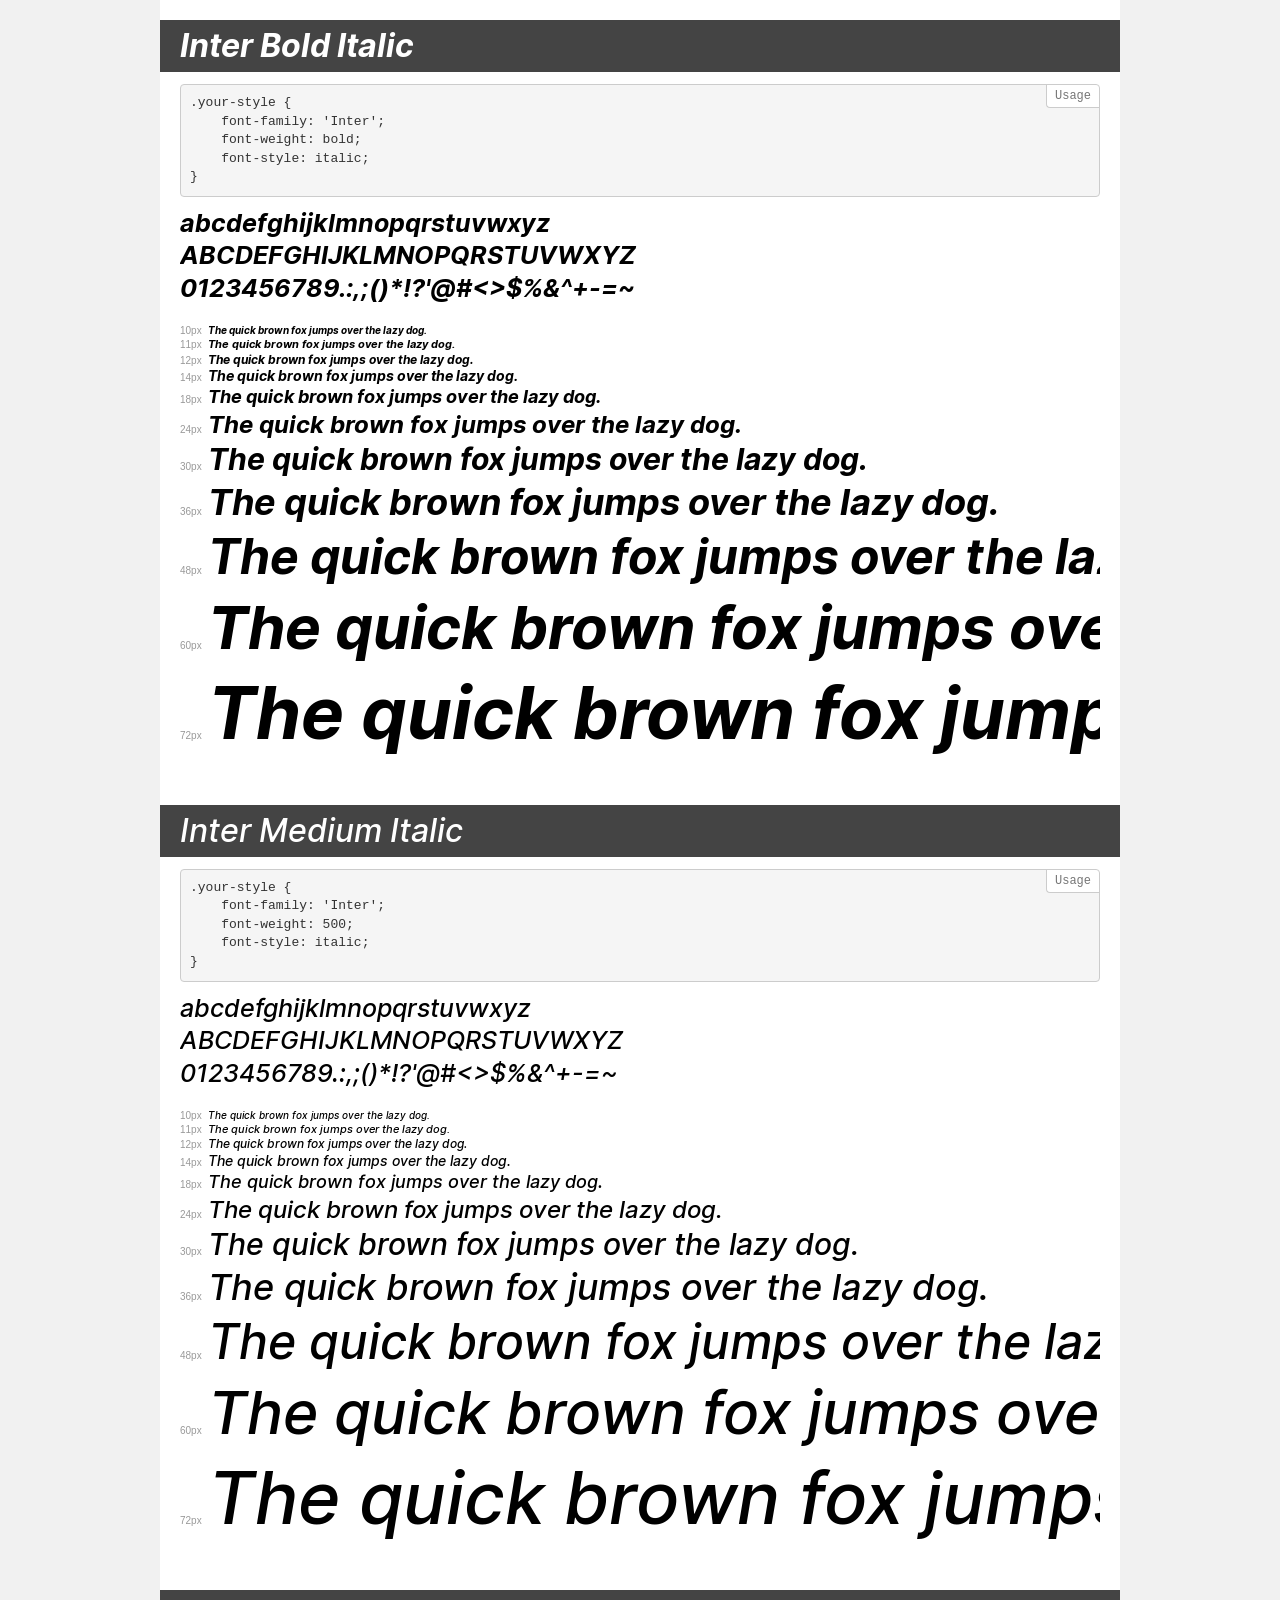
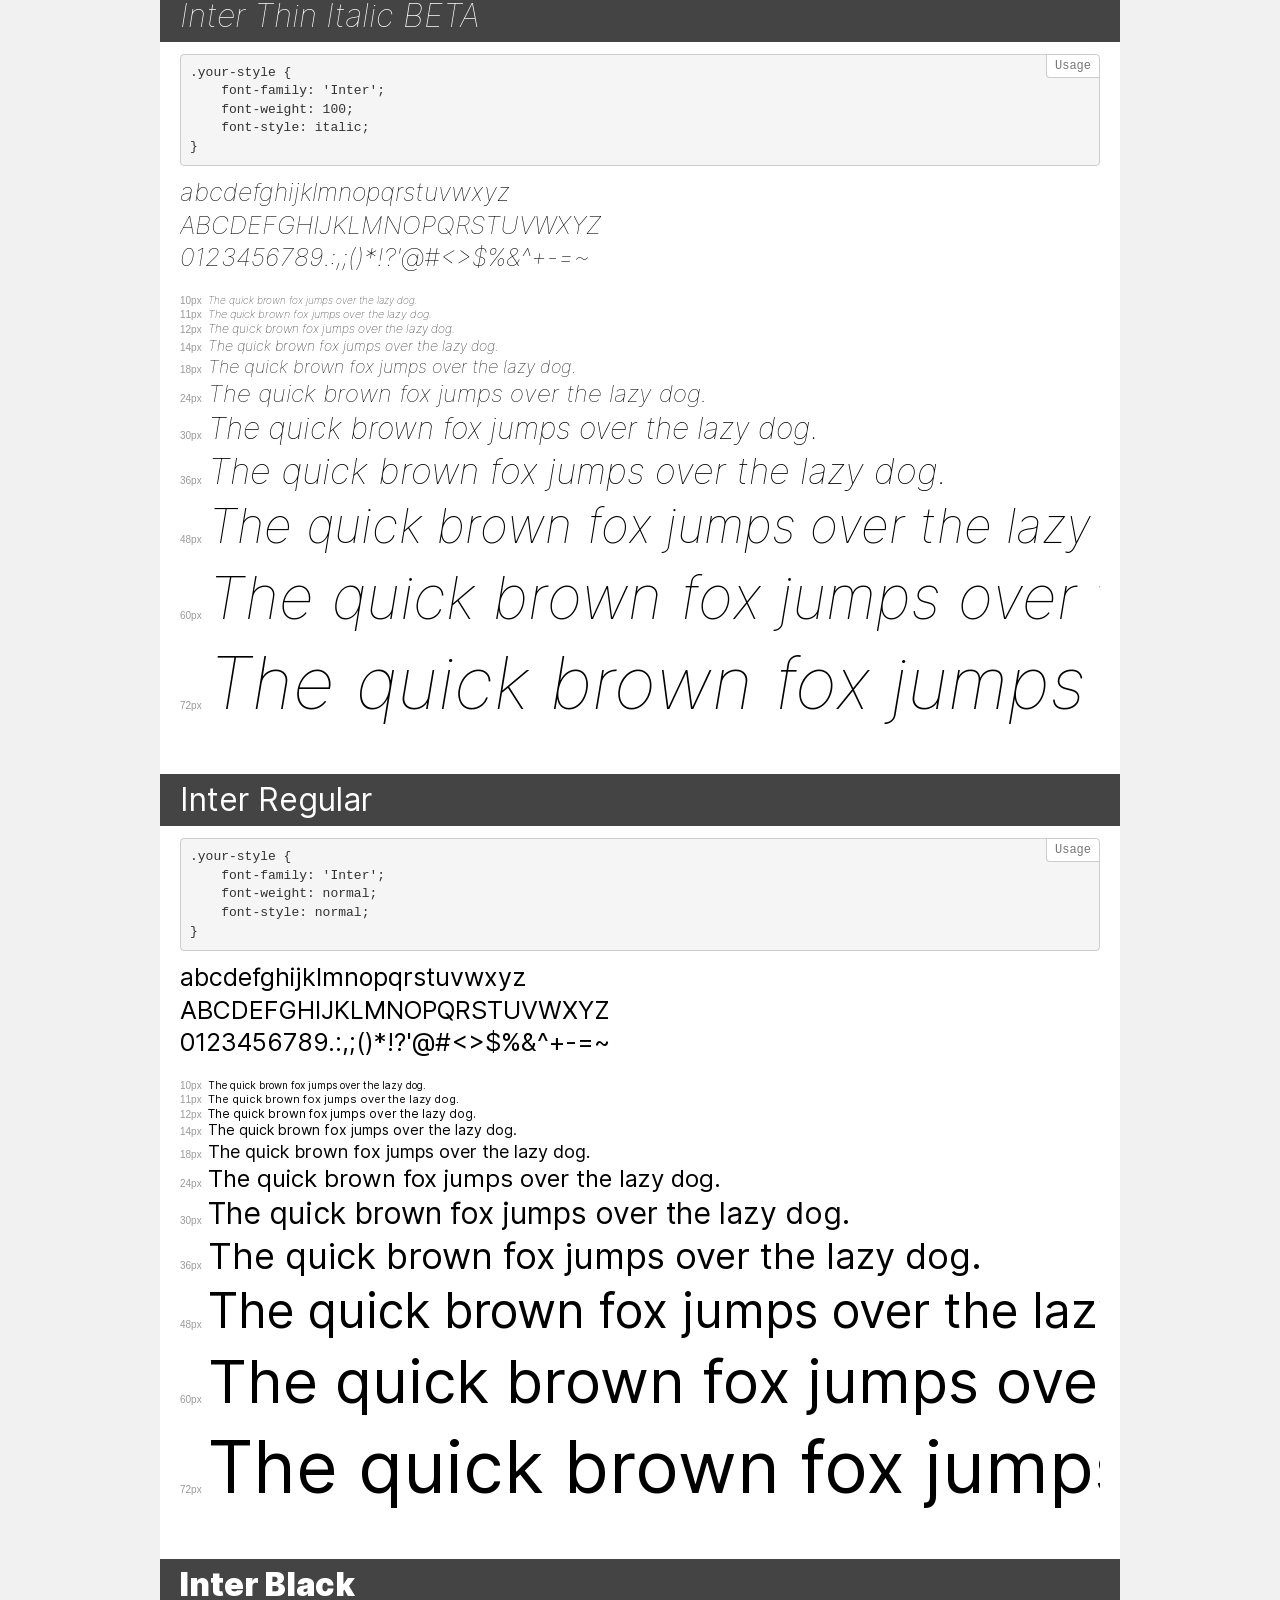
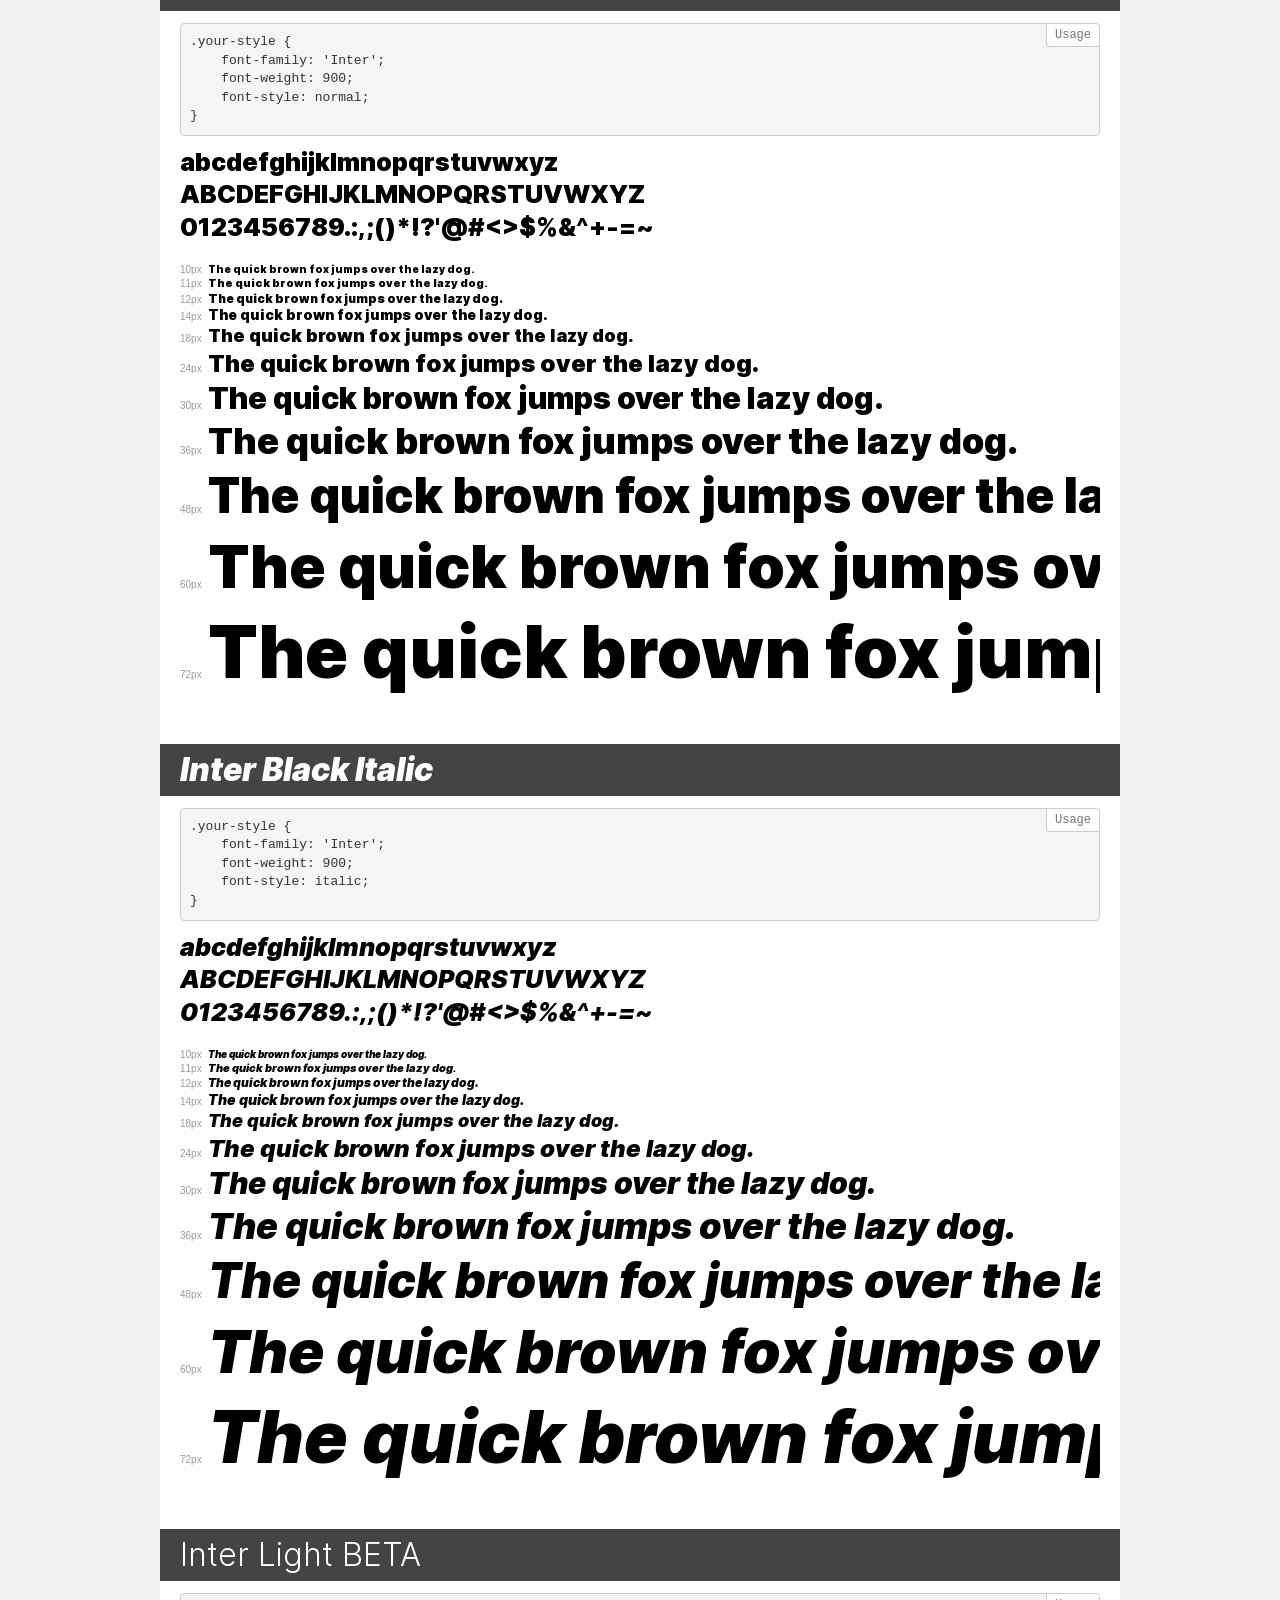
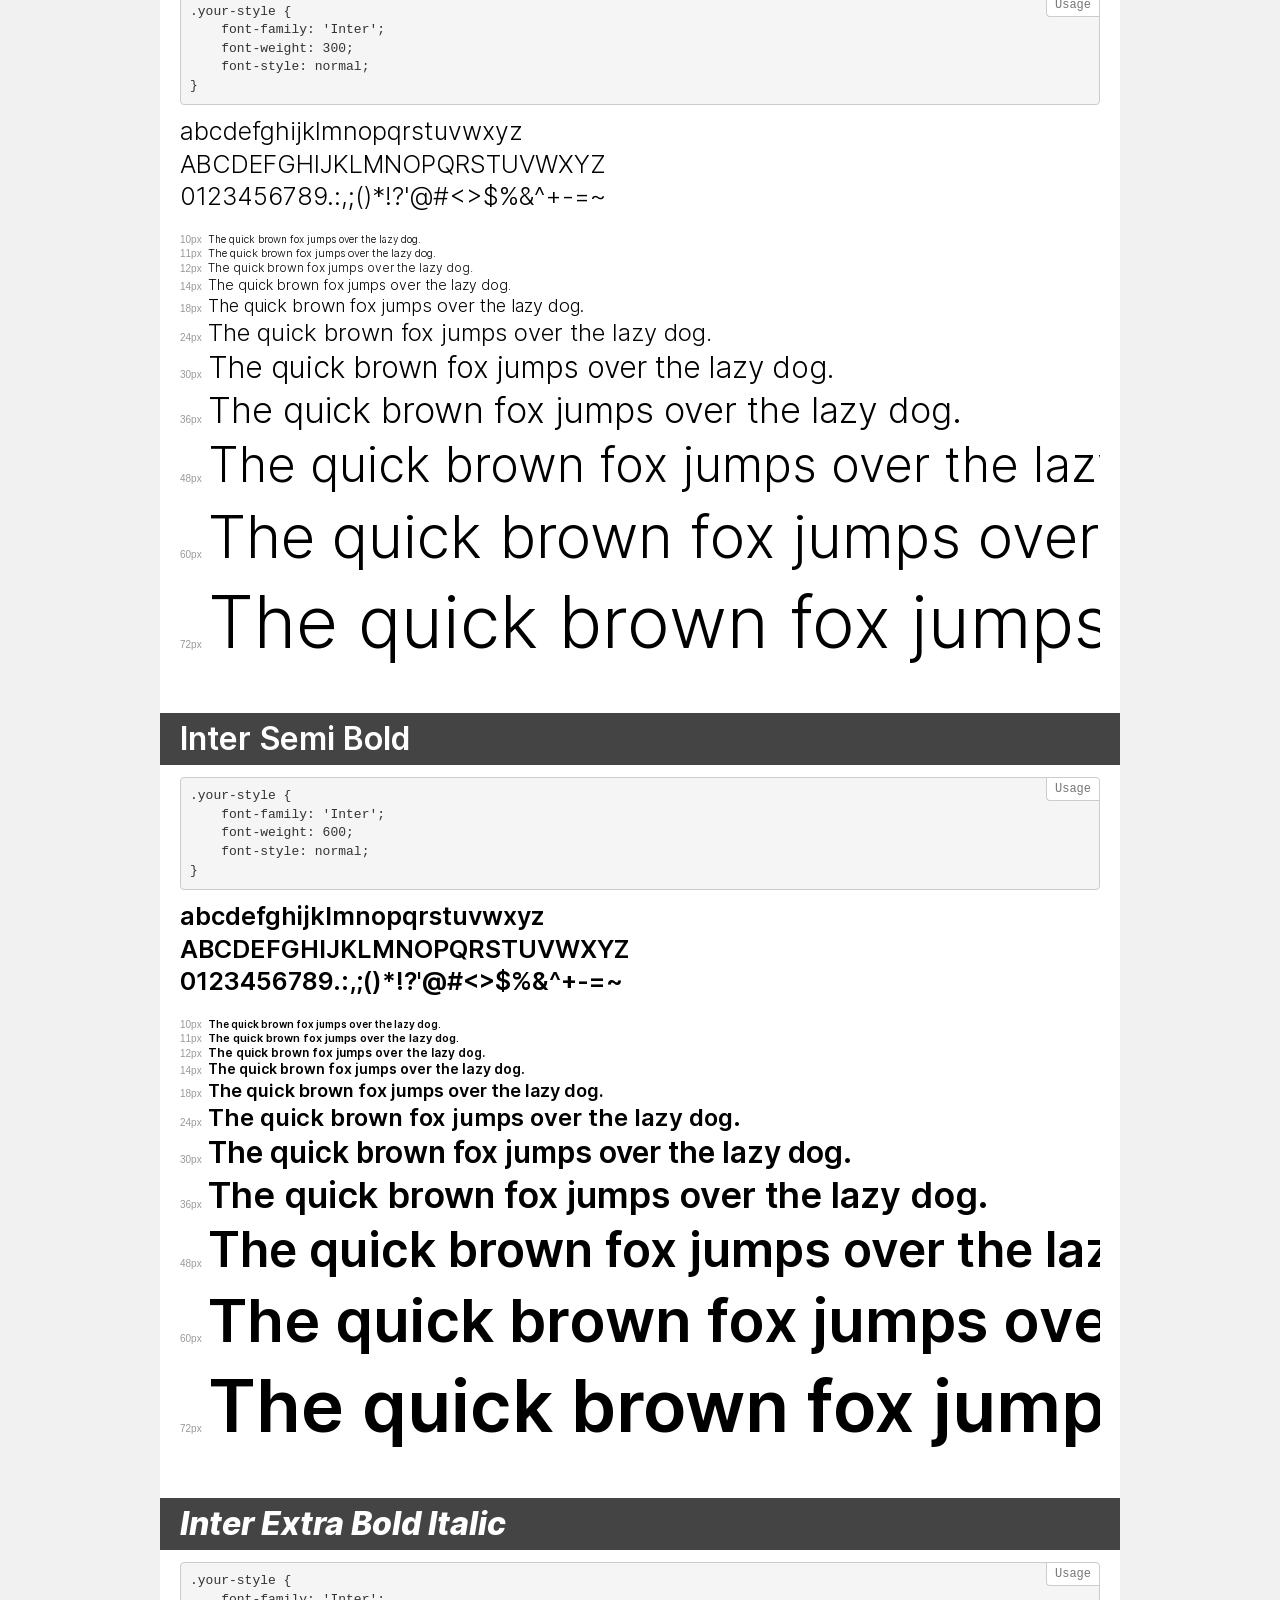
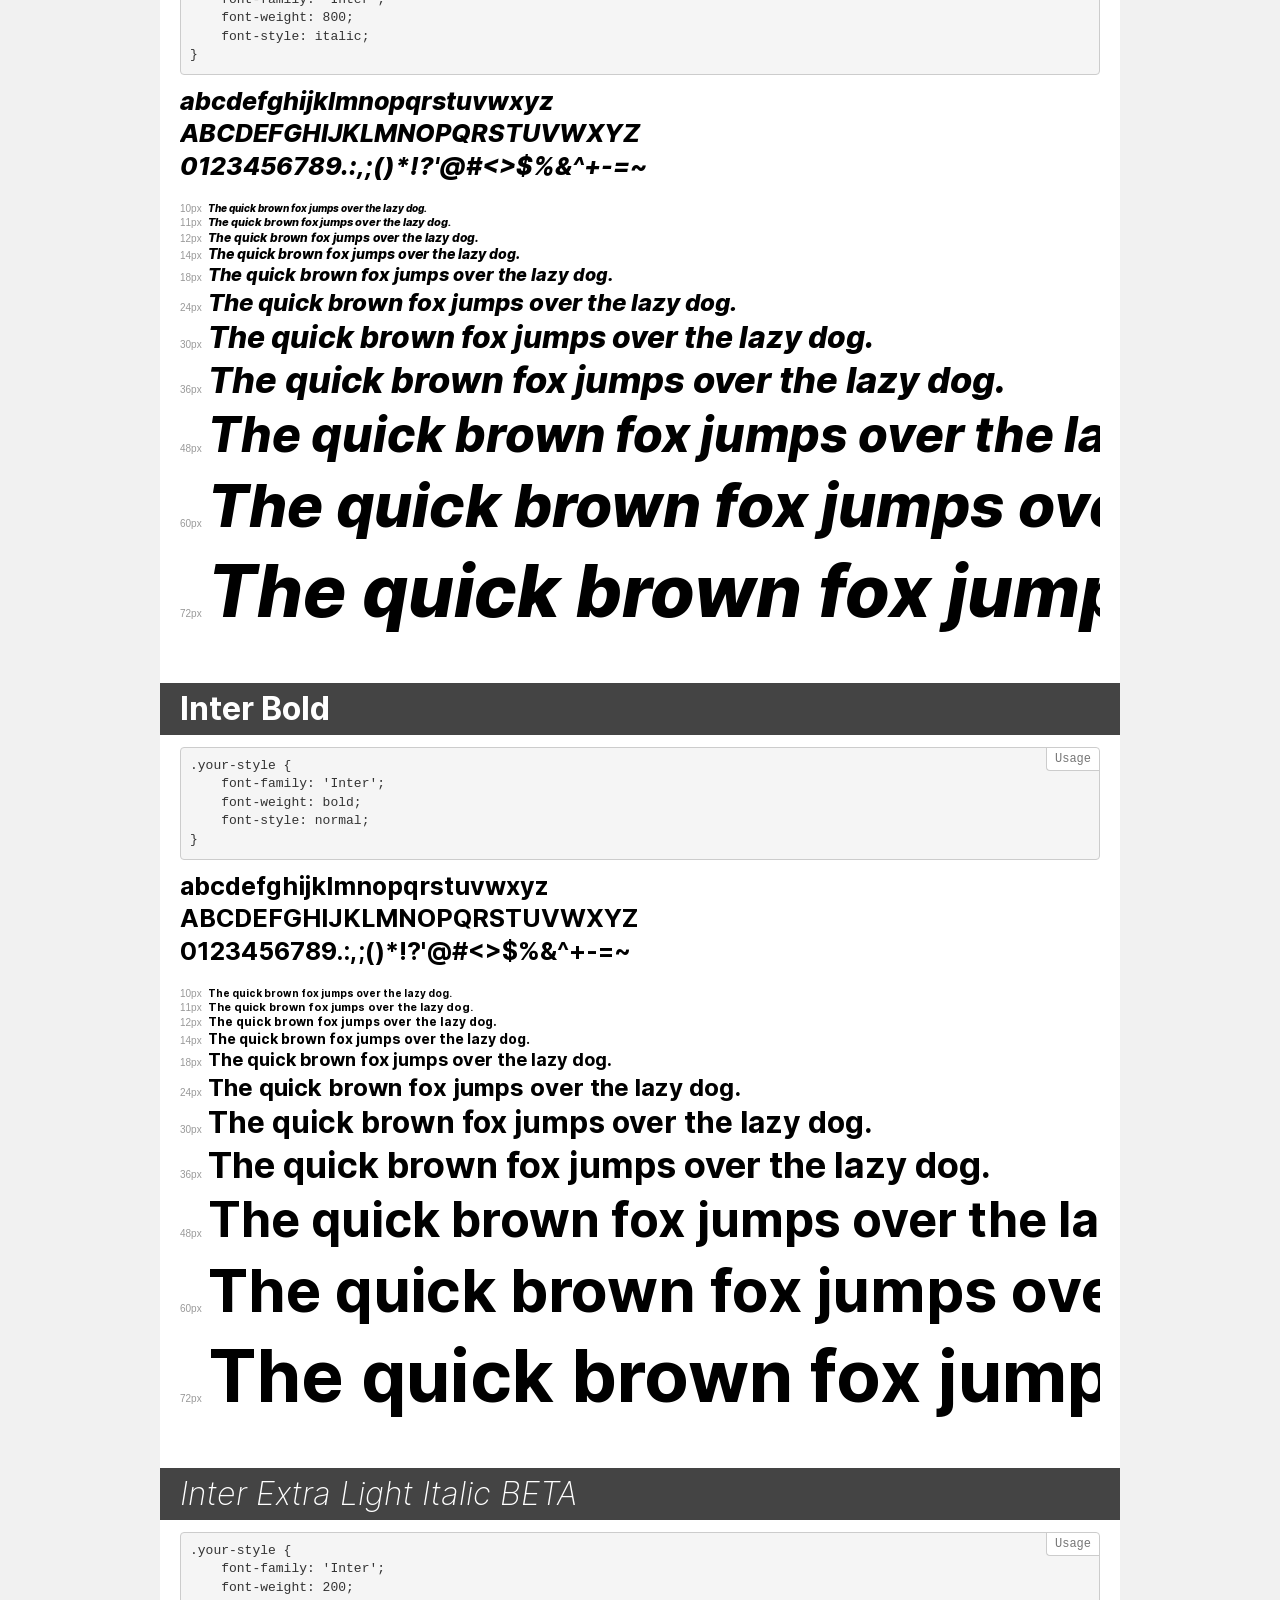
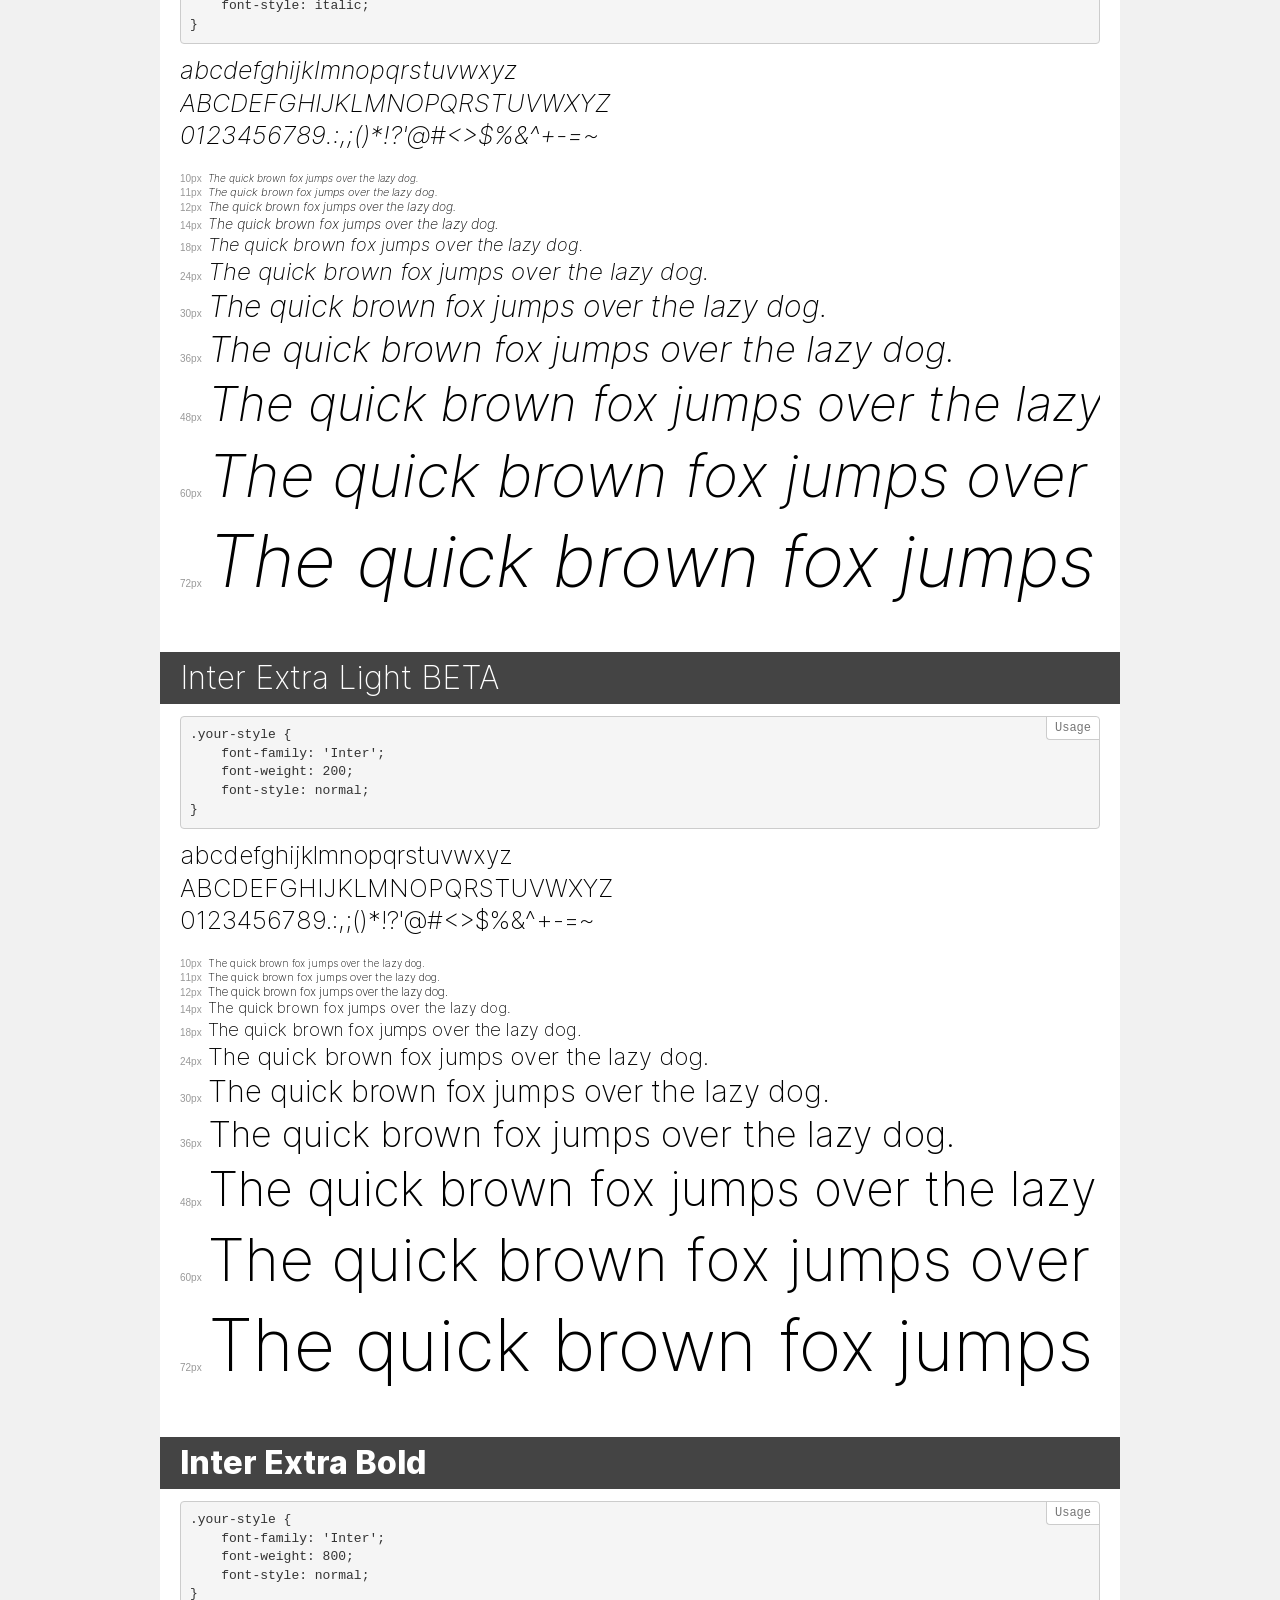
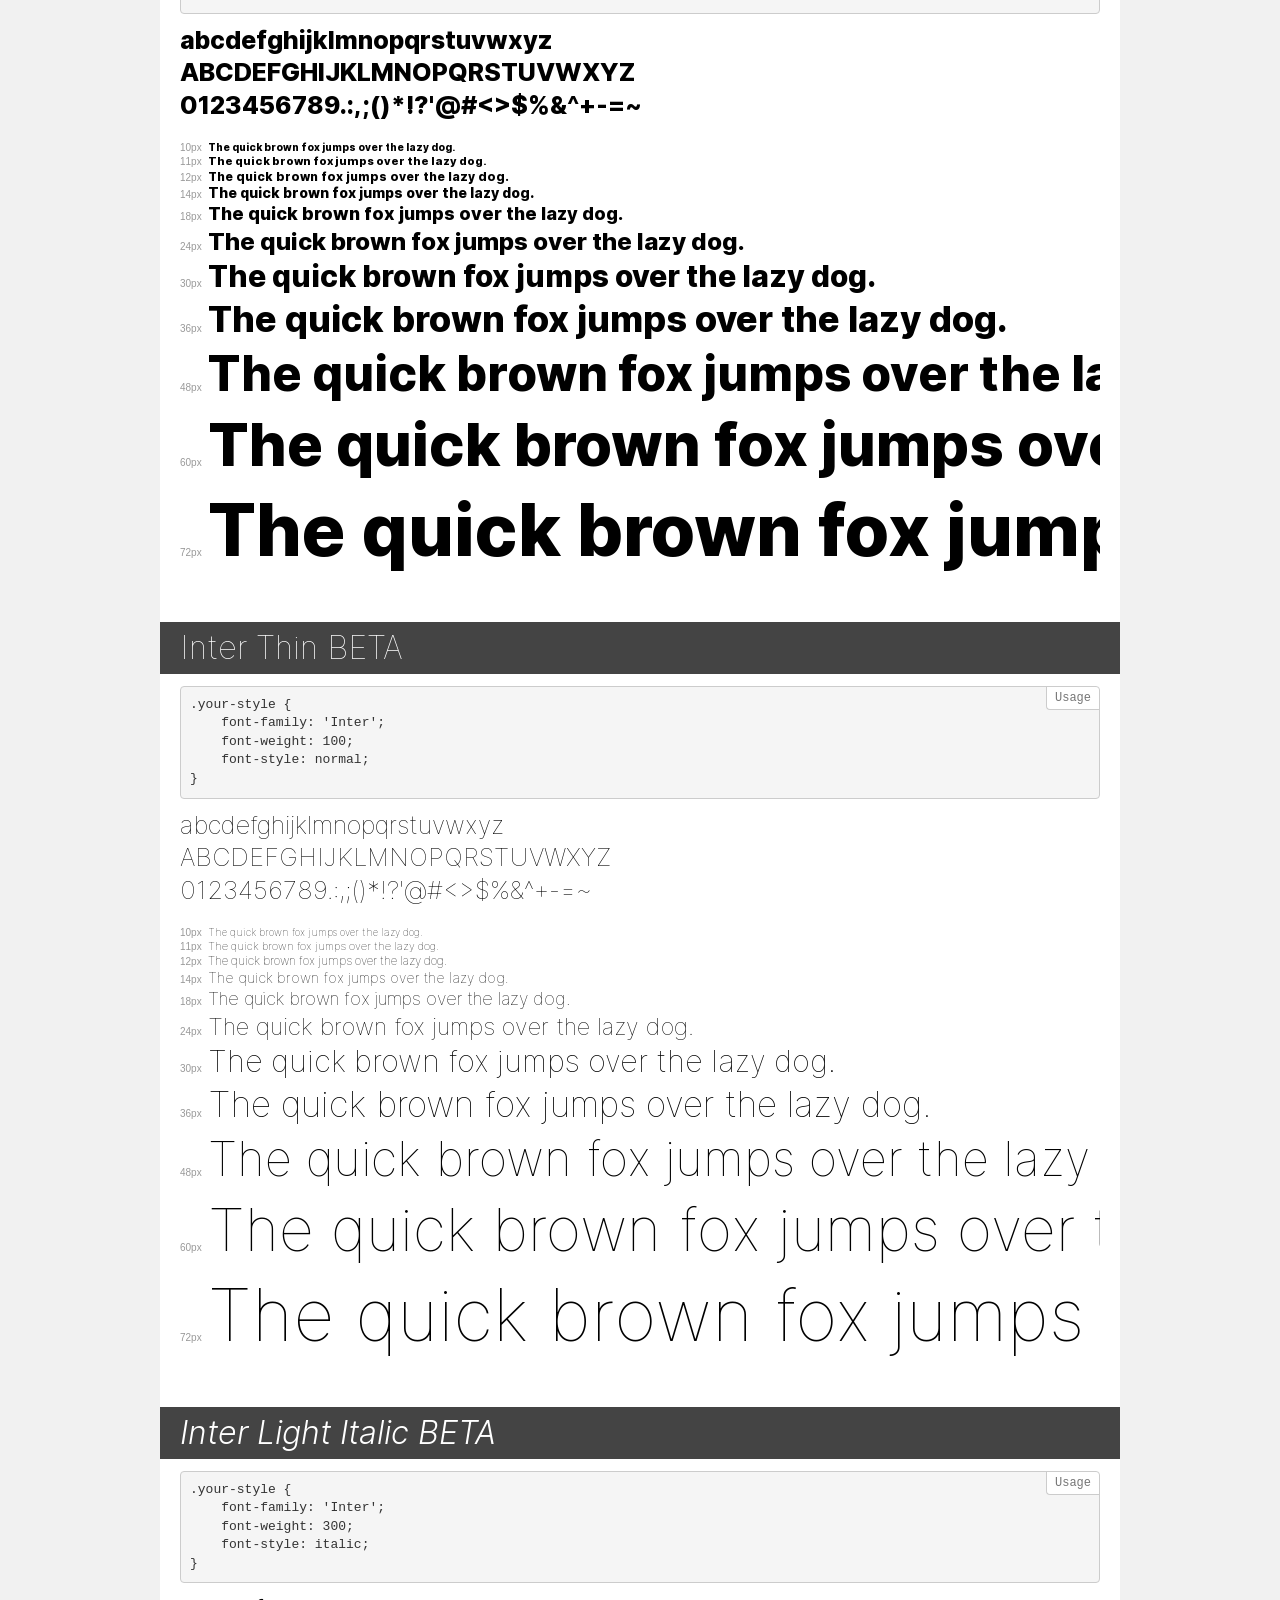
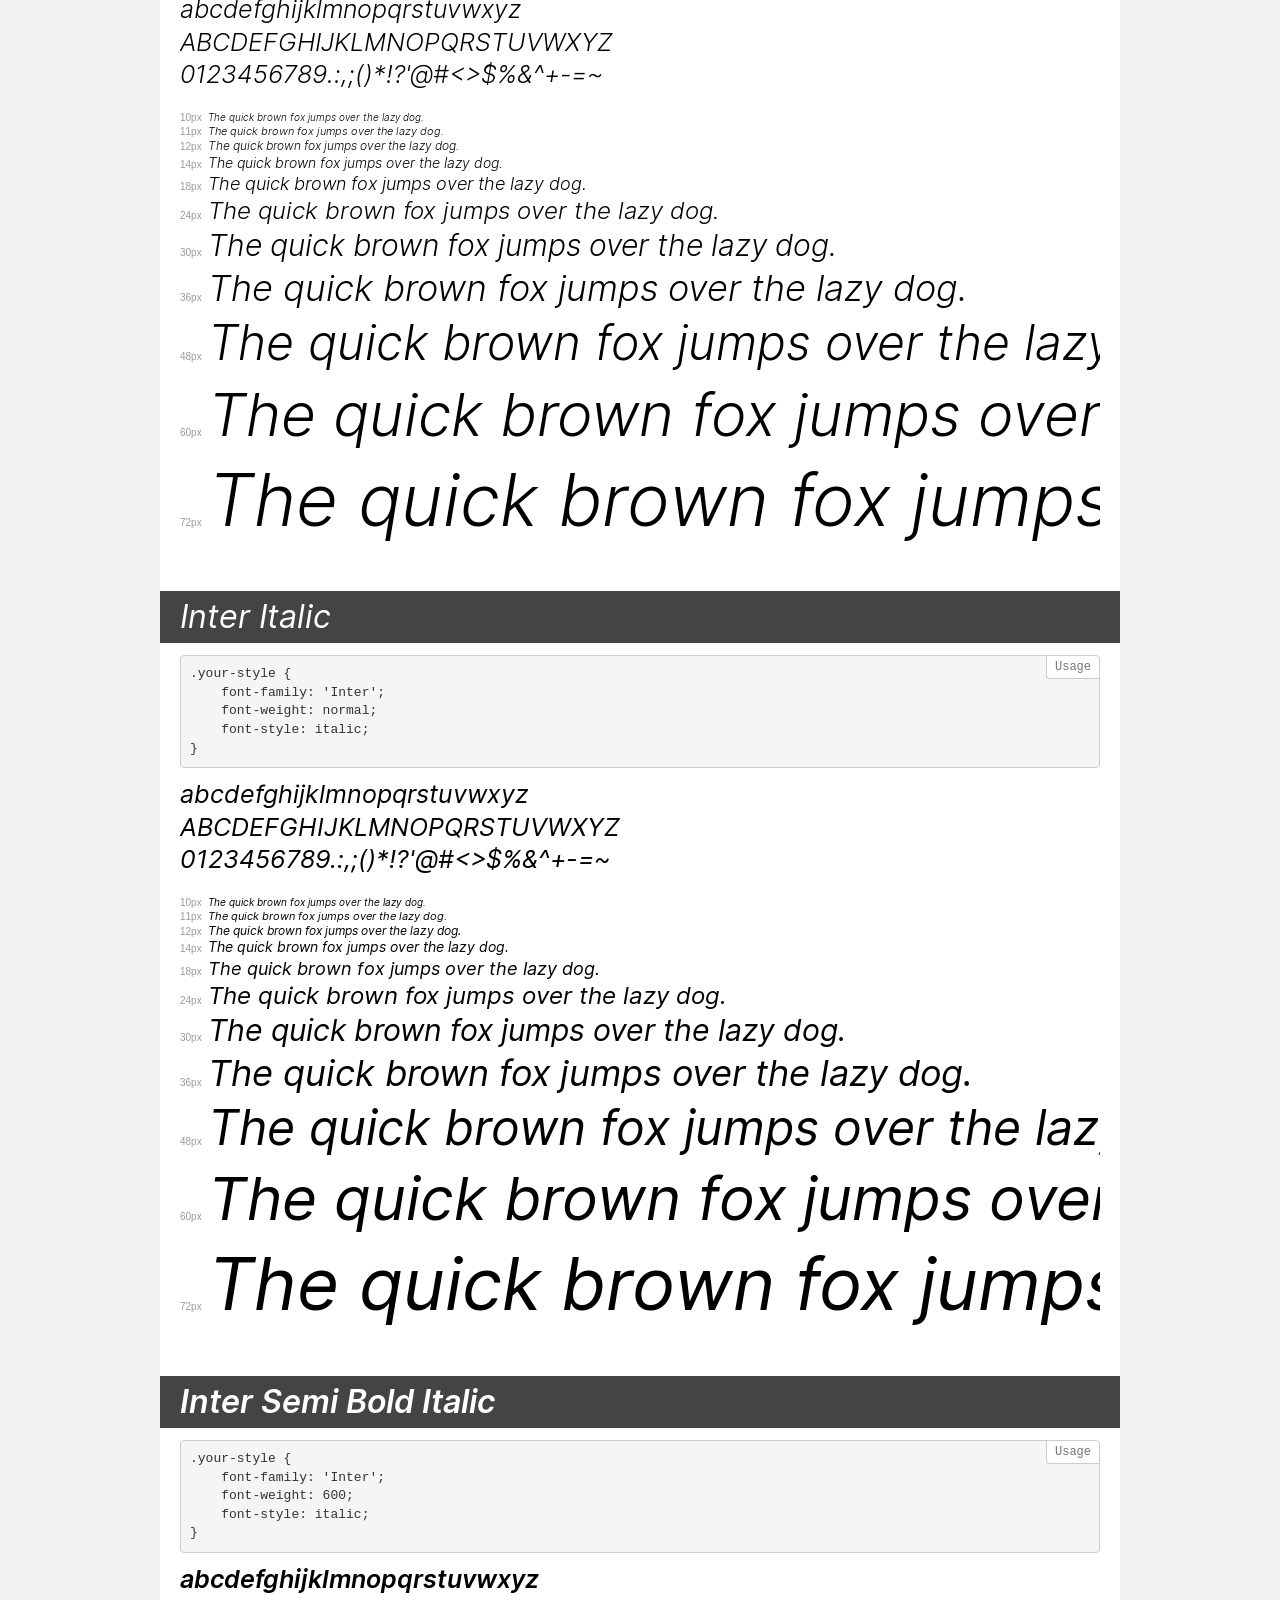
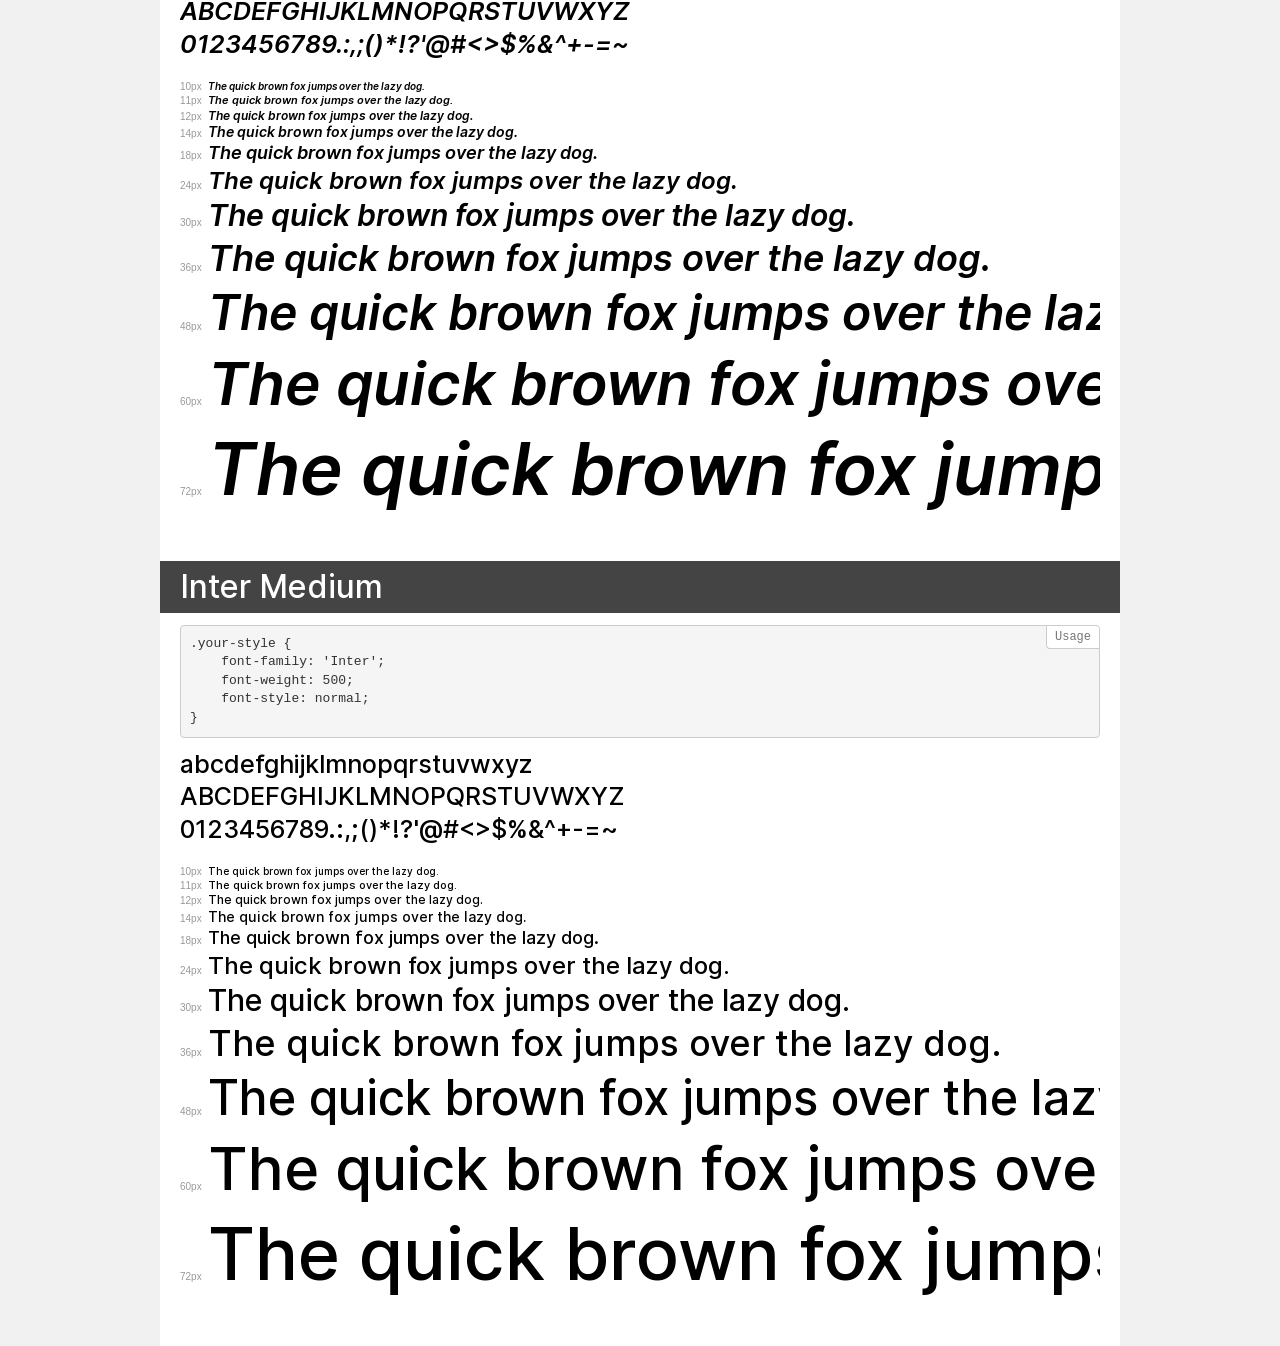
<file: assets/fonts/Inter/demo.html>
<!DOCTYPE html>
<html>
<head>
    <meta charset="utf-8">
    <meta http-equiv="X-UA-Compatible" content="IE=edge">
    <meta name="viewport" content="width=device-width, initial-scale=1">
    <meta name="robots" content="noindex, noarchive">
    <meta name="format-detection" content="telephone=no">
    <title>Transfonter demo</title>
    <link href="stylesheet.css" rel="stylesheet">
    <style>
        /*
        http://meyerweb.com/eric/tools/css/reset/
        v2.0 | 20110126
        License: none (public domain)
        */
        html, body, div, span, applet, object, iframe,
        h1, h2, h3, h4, h5, h6, p, blockquote, pre,
        a, abbr, acronym, address, big, cite, code,
        del, dfn, em, img, ins, kbd, q, s, samp,
        small, strike, strong, sub, sup, tt, var,
        b, u, i, center,
        dl, dt, dd, ol, ul, li,
        fieldset, form, label, legend,
        table, caption, tbody, tfoot, thead, tr, th, td,
        article, aside, canvas, details, embed,
        figure, figcaption, footer, header, hgroup,
        menu, nav, output, ruby, section, summary,
        time, mark, audio, video {
            margin: 0;
            padding: 0;
            border: 0;
            font-size: 100%;
            font: inherit;
            vertical-align: baseline;
        }
        /* HTML5 display-role reset for older browsers */
        article, aside, details, figcaption, figure,
        footer, header, hgroup, menu, nav, section {
            display: block;
        }
        body {
            line-height: 1;
        }
        ol, ul {
            list-style: none;
        }
        blockquote, q {
            quotes: none;
        }
        blockquote:before, blockquote:after,
        q:before, q:after {
            content: '';
            content: none;
        }
        table {
            border-collapse: collapse;
            border-spacing: 0;
        }
        /* common styles */
        body {
            background: #f1f1f1;
            color: #000;
        }
        .page {
            background: #fff;
            width: 920px;
            margin: 0 auto;
            padding: 20px 20px 0 20px;
            overflow: hidden;
        }
        .font-container {
            overflow-x: auto;
            overflow-y: hidden;
            margin-bottom: 40px;
            line-height: 1.3;
            white-space: nowrap;
            padding-bottom: 5px;
        }
        h1 {
            position: relative;
            background: #444;
            font-size: 32px;
            color: #fff;
            padding: 10px 20px;
            margin: 0 -20px 12px -20px;
        }
        .letters {
            font-size: 25px;
            margin-bottom: 20px;
        }
        .s10:before {
            content: '10px';
        }
        .s11:before {
            content: '11px';
        }
        .s12:before {
            content: '12px';
        }
        .s14:before {
            content: '14px';
        }
        .s18:before {
            content: '18px';
        }
        .s24:before {
            content: '24px';
        }
        .s30:before {
            content: '30px';
        }
        .s36:before {
            content: '36px';
        }
        .s48:before {
            content: '48px';
        }
        .s60:before {
            content: '60px';
        }
        .s72:before {
            content: '72px';
        }
        .s10:before, .s11:before, .s12:before, .s14:before,
        .s18:before, .s24:before, .s30:before, .s36:before,
        .s48:before, .s60:before, .s72:before {
            font-family: Arial, sans-serif;
            font-size: 10px;
            font-weight: normal;
            font-style: normal;
            color: #999;
            padding-right: 6px;
        }
        pre {
            display: block;
            position: relative;
            padding: 9px;
            margin: 0 0 10px;
            font-family: Monaco, Menlo, Consolas, "Courier New", monospace !important;
            font-size: 13px;
            line-height: 1.428571429;
            color: #333;
            font-weight: normal !important;
            font-style: normal !important;
            background-color: #f5f5f5;
            border: 1px solid #ccc;
            overflow-x: auto;
            border-radius: 4px;
        }
        pre:after {
            display: block;
            position: absolute;
            right: 0;
            top: 0;
            content: 'Usage';
            line-height: 1;
            padding: 5px 8px;
            font-size: 12px;
            color: #767676;
            background-color: #fff;
            border: 1px solid #ccc;
            border-right: none;
            border-top: none;
            border-radius: 0 4px 0 4px;
            z-index: 10;
        }
        /* responsive */
        @media (max-width: 959px) {
            .page {
                width: auto;
                margin: 0;
            }
        }
    </style>
</head>
<body>
<div class="page">
    <div class="demo" style="font-family: 'Inter'; font-weight: bold; font-style: italic;">
        <h1>Inter Bold Italic</h1>
        <pre>.your-style {
    font-family: 'Inter';
    font-weight: bold;
    font-style: italic;
}</pre>
        <div class="font-container">
            <p class="letters">
                abcdefghijklmnopqrstuvwxyz<br>
ABCDEFGHIJKLMNOPQRSTUVWXYZ<br>
                0123456789.:,;()*!?'@#<>$%&^+-=~
            </p>
            <p class="s10" style="font-size: 10px;">The quick brown fox jumps over the lazy dog.</p>
            <p class="s11" style="font-size: 11px;">The quick brown fox jumps over the lazy dog.</p>
            <p class="s12" style="font-size: 12px;">The quick brown fox jumps over the lazy dog.</p>
            <p class="s14" style="font-size: 14px;">The quick brown fox jumps over the lazy dog.</p>
            <p class="s18" style="font-size: 18px;">The quick brown fox jumps over the lazy dog.</p>
            <p class="s24" style="font-size: 24px;">The quick brown fox jumps over the lazy dog.</p>
            <p class="s30" style="font-size: 30px;">The quick brown fox jumps over the lazy dog.</p>
            <p class="s36" style="font-size: 36px;">The quick brown fox jumps over the lazy dog.</p>
            <p class="s48" style="font-size: 48px;">The quick brown fox jumps over the lazy dog.</p>
            <p class="s60" style="font-size: 60px;">The quick brown fox jumps over the lazy dog.</p>
            <p class="s72" style="font-size: 72px;">The quick brown fox jumps over the lazy dog.</p>
        </div>
    </div>
    <div class="demo" style="font-family: 'Inter'; font-weight: 500; font-style: italic;">
        <h1>Inter Medium Italic</h1>
        <pre>.your-style {
    font-family: 'Inter';
    font-weight: 500;
    font-style: italic;
}</pre>
        <div class="font-container">
            <p class="letters">
                abcdefghijklmnopqrstuvwxyz<br>
ABCDEFGHIJKLMNOPQRSTUVWXYZ<br>
                0123456789.:,;()*!?'@#<>$%&^+-=~
            </p>
            <p class="s10" style="font-size: 10px;">The quick brown fox jumps over the lazy dog.</p>
            <p class="s11" style="font-size: 11px;">The quick brown fox jumps over the lazy dog.</p>
            <p class="s12" style="font-size: 12px;">The quick brown fox jumps over the lazy dog.</p>
            <p class="s14" style="font-size: 14px;">The quick brown fox jumps over the lazy dog.</p>
            <p class="s18" style="font-size: 18px;">The quick brown fox jumps over the lazy dog.</p>
            <p class="s24" style="font-size: 24px;">The quick brown fox jumps over the lazy dog.</p>
            <p class="s30" style="font-size: 30px;">The quick brown fox jumps over the lazy dog.</p>
            <p class="s36" style="font-size: 36px;">The quick brown fox jumps over the lazy dog.</p>
            <p class="s48" style="font-size: 48px;">The quick brown fox jumps over the lazy dog.</p>
            <p class="s60" style="font-size: 60px;">The quick brown fox jumps over the lazy dog.</p>
            <p class="s72" style="font-size: 72px;">The quick brown fox jumps over the lazy dog.</p>
        </div>
    </div>
    <div class="demo" style="font-family: 'Inter'; font-weight: 100; font-style: italic;">
        <h1>Inter Thin Italic BETA</h1>
        <pre>.your-style {
    font-family: 'Inter';
    font-weight: 100;
    font-style: italic;
}</pre>
        <div class="font-container">
            <p class="letters">
                abcdefghijklmnopqrstuvwxyz<br>
ABCDEFGHIJKLMNOPQRSTUVWXYZ<br>
                0123456789.:,;()*!?'@#<>$%&^+-=~
            </p>
            <p class="s10" style="font-size: 10px;">The quick brown fox jumps over the lazy dog.</p>
            <p class="s11" style="font-size: 11px;">The quick brown fox jumps over the lazy dog.</p>
            <p class="s12" style="font-size: 12px;">The quick brown fox jumps over the lazy dog.</p>
            <p class="s14" style="font-size: 14px;">The quick brown fox jumps over the lazy dog.</p>
            <p class="s18" style="font-size: 18px;">The quick brown fox jumps over the lazy dog.</p>
            <p class="s24" style="font-size: 24px;">The quick brown fox jumps over the lazy dog.</p>
            <p class="s30" style="font-size: 30px;">The quick brown fox jumps over the lazy dog.</p>
            <p class="s36" style="font-size: 36px;">The quick brown fox jumps over the lazy dog.</p>
            <p class="s48" style="font-size: 48px;">The quick brown fox jumps over the lazy dog.</p>
            <p class="s60" style="font-size: 60px;">The quick brown fox jumps over the lazy dog.</p>
            <p class="s72" style="font-size: 72px;">The quick brown fox jumps over the lazy dog.</p>
        </div>
    </div>
    <div class="demo" style="font-family: 'Inter'; font-weight: normal; font-style: normal;">
        <h1>Inter Regular</h1>
        <pre>.your-style {
    font-family: 'Inter';
    font-weight: normal;
    font-style: normal;
}</pre>
        <div class="font-container">
            <p class="letters">
                abcdefghijklmnopqrstuvwxyz<br>
ABCDEFGHIJKLMNOPQRSTUVWXYZ<br>
                0123456789.:,;()*!?'@#<>$%&^+-=~
            </p>
            <p class="s10" style="font-size: 10px;">The quick brown fox jumps over the lazy dog.</p>
            <p class="s11" style="font-size: 11px;">The quick brown fox jumps over the lazy dog.</p>
            <p class="s12" style="font-size: 12px;">The quick brown fox jumps over the lazy dog.</p>
            <p class="s14" style="font-size: 14px;">The quick brown fox jumps over the lazy dog.</p>
            <p class="s18" style="font-size: 18px;">The quick brown fox jumps over the lazy dog.</p>
            <p class="s24" style="font-size: 24px;">The quick brown fox jumps over the lazy dog.</p>
            <p class="s30" style="font-size: 30px;">The quick brown fox jumps over the lazy dog.</p>
            <p class="s36" style="font-size: 36px;">The quick brown fox jumps over the lazy dog.</p>
            <p class="s48" style="font-size: 48px;">The quick brown fox jumps over the lazy dog.</p>
            <p class="s60" style="font-size: 60px;">The quick brown fox jumps over the lazy dog.</p>
            <p class="s72" style="font-size: 72px;">The quick brown fox jumps over the lazy dog.</p>
        </div>
    </div>
    <div class="demo" style="font-family: 'Inter'; font-weight: 900; font-style: normal;">
        <h1>Inter Black</h1>
        <pre>.your-style {
    font-family: 'Inter';
    font-weight: 900;
    font-style: normal;
}</pre>
        <div class="font-container">
            <p class="letters">
                abcdefghijklmnopqrstuvwxyz<br>
ABCDEFGHIJKLMNOPQRSTUVWXYZ<br>
                0123456789.:,;()*!?'@#<>$%&^+-=~
            </p>
            <p class="s10" style="font-size: 10px;">The quick brown fox jumps over the lazy dog.</p>
            <p class="s11" style="font-size: 11px;">The quick brown fox jumps over the lazy dog.</p>
            <p class="s12" style="font-size: 12px;">The quick brown fox jumps over the lazy dog.</p>
            <p class="s14" style="font-size: 14px;">The quick brown fox jumps over the lazy dog.</p>
            <p class="s18" style="font-size: 18px;">The quick brown fox jumps over the lazy dog.</p>
            <p class="s24" style="font-size: 24px;">The quick brown fox jumps over the lazy dog.</p>
            <p class="s30" style="font-size: 30px;">The quick brown fox jumps over the lazy dog.</p>
            <p class="s36" style="font-size: 36px;">The quick brown fox jumps over the lazy dog.</p>
            <p class="s48" style="font-size: 48px;">The quick brown fox jumps over the lazy dog.</p>
            <p class="s60" style="font-size: 60px;">The quick brown fox jumps over the lazy dog.</p>
            <p class="s72" style="font-size: 72px;">The quick brown fox jumps over the lazy dog.</p>
        </div>
    </div>
    <div class="demo" style="font-family: 'Inter'; font-weight: 900; font-style: italic;">
        <h1>Inter Black Italic</h1>
        <pre>.your-style {
    font-family: 'Inter';
    font-weight: 900;
    font-style: italic;
}</pre>
        <div class="font-container">
            <p class="letters">
                abcdefghijklmnopqrstuvwxyz<br>
ABCDEFGHIJKLMNOPQRSTUVWXYZ<br>
                0123456789.:,;()*!?'@#<>$%&^+-=~
            </p>
            <p class="s10" style="font-size: 10px;">The quick brown fox jumps over the lazy dog.</p>
            <p class="s11" style="font-size: 11px;">The quick brown fox jumps over the lazy dog.</p>
            <p class="s12" style="font-size: 12px;">The quick brown fox jumps over the lazy dog.</p>
            <p class="s14" style="font-size: 14px;">The quick brown fox jumps over the lazy dog.</p>
            <p class="s18" style="font-size: 18px;">The quick brown fox jumps over the lazy dog.</p>
            <p class="s24" style="font-size: 24px;">The quick brown fox jumps over the lazy dog.</p>
            <p class="s30" style="font-size: 30px;">The quick brown fox jumps over the lazy dog.</p>
            <p class="s36" style="font-size: 36px;">The quick brown fox jumps over the lazy dog.</p>
            <p class="s48" style="font-size: 48px;">The quick brown fox jumps over the lazy dog.</p>
            <p class="s60" style="font-size: 60px;">The quick brown fox jumps over the lazy dog.</p>
            <p class="s72" style="font-size: 72px;">The quick brown fox jumps over the lazy dog.</p>
        </div>
    </div>
    <div class="demo" style="font-family: 'Inter'; font-weight: 300; font-style: normal;">
        <h1>Inter Light BETA</h1>
        <pre>.your-style {
    font-family: 'Inter';
    font-weight: 300;
    font-style: normal;
}</pre>
        <div class="font-container">
            <p class="letters">
                abcdefghijklmnopqrstuvwxyz<br>
ABCDEFGHIJKLMNOPQRSTUVWXYZ<br>
                0123456789.:,;()*!?'@#<>$%&^+-=~
            </p>
            <p class="s10" style="font-size: 10px;">The quick brown fox jumps over the lazy dog.</p>
            <p class="s11" style="font-size: 11px;">The quick brown fox jumps over the lazy dog.</p>
            <p class="s12" style="font-size: 12px;">The quick brown fox jumps over the lazy dog.</p>
            <p class="s14" style="font-size: 14px;">The quick brown fox jumps over the lazy dog.</p>
            <p class="s18" style="font-size: 18px;">The quick brown fox jumps over the lazy dog.</p>
            <p class="s24" style="font-size: 24px;">The quick brown fox jumps over the lazy dog.</p>
            <p class="s30" style="font-size: 30px;">The quick brown fox jumps over the lazy dog.</p>
            <p class="s36" style="font-size: 36px;">The quick brown fox jumps over the lazy dog.</p>
            <p class="s48" style="font-size: 48px;">The quick brown fox jumps over the lazy dog.</p>
            <p class="s60" style="font-size: 60px;">The quick brown fox jumps over the lazy dog.</p>
            <p class="s72" style="font-size: 72px;">The quick brown fox jumps over the lazy dog.</p>
        </div>
    </div>
    <div class="demo" style="font-family: 'Inter'; font-weight: 600; font-style: normal;">
        <h1>Inter Semi Bold</h1>
        <pre>.your-style {
    font-family: 'Inter';
    font-weight: 600;
    font-style: normal;
}</pre>
        <div class="font-container">
            <p class="letters">
                abcdefghijklmnopqrstuvwxyz<br>
ABCDEFGHIJKLMNOPQRSTUVWXYZ<br>
                0123456789.:,;()*!?'@#<>$%&^+-=~
            </p>
            <p class="s10" style="font-size: 10px;">The quick brown fox jumps over the lazy dog.</p>
            <p class="s11" style="font-size: 11px;">The quick brown fox jumps over the lazy dog.</p>
            <p class="s12" style="font-size: 12px;">The quick brown fox jumps over the lazy dog.</p>
            <p class="s14" style="font-size: 14px;">The quick brown fox jumps over the lazy dog.</p>
            <p class="s18" style="font-size: 18px;">The quick brown fox jumps over the lazy dog.</p>
            <p class="s24" style="font-size: 24px;">The quick brown fox jumps over the lazy dog.</p>
            <p class="s30" style="font-size: 30px;">The quick brown fox jumps over the lazy dog.</p>
            <p class="s36" style="font-size: 36px;">The quick brown fox jumps over the lazy dog.</p>
            <p class="s48" style="font-size: 48px;">The quick brown fox jumps over the lazy dog.</p>
            <p class="s60" style="font-size: 60px;">The quick brown fox jumps over the lazy dog.</p>
            <p class="s72" style="font-size: 72px;">The quick brown fox jumps over the lazy dog.</p>
        </div>
    </div>
    <div class="demo" style="font-family: 'Inter'; font-weight: 800; font-style: italic;">
        <h1>Inter Extra Bold Italic</h1>
        <pre>.your-style {
    font-family: 'Inter';
    font-weight: 800;
    font-style: italic;
}</pre>
        <div class="font-container">
            <p class="letters">
                abcdefghijklmnopqrstuvwxyz<br>
ABCDEFGHIJKLMNOPQRSTUVWXYZ<br>
                0123456789.:,;()*!?'@#<>$%&^+-=~
            </p>
            <p class="s10" style="font-size: 10px;">The quick brown fox jumps over the lazy dog.</p>
            <p class="s11" style="font-size: 11px;">The quick brown fox jumps over the lazy dog.</p>
            <p class="s12" style="font-size: 12px;">The quick brown fox jumps over the lazy dog.</p>
            <p class="s14" style="font-size: 14px;">The quick brown fox jumps over the lazy dog.</p>
            <p class="s18" style="font-size: 18px;">The quick brown fox jumps over the lazy dog.</p>
            <p class="s24" style="font-size: 24px;">The quick brown fox jumps over the lazy dog.</p>
            <p class="s30" style="font-size: 30px;">The quick brown fox jumps over the lazy dog.</p>
            <p class="s36" style="font-size: 36px;">The quick brown fox jumps over the lazy dog.</p>
            <p class="s48" style="font-size: 48px;">The quick brown fox jumps over the lazy dog.</p>
            <p class="s60" style="font-size: 60px;">The quick brown fox jumps over the lazy dog.</p>
            <p class="s72" style="font-size: 72px;">The quick brown fox jumps over the lazy dog.</p>
        </div>
    </div>
    <div class="demo" style="font-family: 'Inter'; font-weight: bold; font-style: normal;">
        <h1>Inter Bold</h1>
        <pre>.your-style {
    font-family: 'Inter';
    font-weight: bold;
    font-style: normal;
}</pre>
        <div class="font-container">
            <p class="letters">
                abcdefghijklmnopqrstuvwxyz<br>
ABCDEFGHIJKLMNOPQRSTUVWXYZ<br>
                0123456789.:,;()*!?'@#<>$%&^+-=~
            </p>
            <p class="s10" style="font-size: 10px;">The quick brown fox jumps over the lazy dog.</p>
            <p class="s11" style="font-size: 11px;">The quick brown fox jumps over the lazy dog.</p>
            <p class="s12" style="font-size: 12px;">The quick brown fox jumps over the lazy dog.</p>
            <p class="s14" style="font-size: 14px;">The quick brown fox jumps over the lazy dog.</p>
            <p class="s18" style="font-size: 18px;">The quick brown fox jumps over the lazy dog.</p>
            <p class="s24" style="font-size: 24px;">The quick brown fox jumps over the lazy dog.</p>
            <p class="s30" style="font-size: 30px;">The quick brown fox jumps over the lazy dog.</p>
            <p class="s36" style="font-size: 36px;">The quick brown fox jumps over the lazy dog.</p>
            <p class="s48" style="font-size: 48px;">The quick brown fox jumps over the lazy dog.</p>
            <p class="s60" style="font-size: 60px;">The quick brown fox jumps over the lazy dog.</p>
            <p class="s72" style="font-size: 72px;">The quick brown fox jumps over the lazy dog.</p>
        </div>
    </div>
    <div class="demo" style="font-family: 'Inter'; font-weight: 200; font-style: italic;">
        <h1>Inter Extra Light Italic BETA</h1>
        <pre>.your-style {
    font-family: 'Inter';
    font-weight: 200;
    font-style: italic;
}</pre>
        <div class="font-container">
            <p class="letters">
                abcdefghijklmnopqrstuvwxyz<br>
ABCDEFGHIJKLMNOPQRSTUVWXYZ<br>
                0123456789.:,;()*!?'@#<>$%&^+-=~
            </p>
            <p class="s10" style="font-size: 10px;">The quick brown fox jumps over the lazy dog.</p>
            <p class="s11" style="font-size: 11px;">The quick brown fox jumps over the lazy dog.</p>
            <p class="s12" style="font-size: 12px;">The quick brown fox jumps over the lazy dog.</p>
            <p class="s14" style="font-size: 14px;">The quick brown fox jumps over the lazy dog.</p>
            <p class="s18" style="font-size: 18px;">The quick brown fox jumps over the lazy dog.</p>
            <p class="s24" style="font-size: 24px;">The quick brown fox jumps over the lazy dog.</p>
            <p class="s30" style="font-size: 30px;">The quick brown fox jumps over the lazy dog.</p>
            <p class="s36" style="font-size: 36px;">The quick brown fox jumps over the lazy dog.</p>
            <p class="s48" style="font-size: 48px;">The quick brown fox jumps over the lazy dog.</p>
            <p class="s60" style="font-size: 60px;">The quick brown fox jumps over the lazy dog.</p>
            <p class="s72" style="font-size: 72px;">The quick brown fox jumps over the lazy dog.</p>
        </div>
    </div>
    <div class="demo" style="font-family: 'Inter'; font-weight: 200; font-style: normal;">
        <h1>Inter Extra Light BETA</h1>
        <pre>.your-style {
    font-family: 'Inter';
    font-weight: 200;
    font-style: normal;
}</pre>
        <div class="font-container">
            <p class="letters">
                abcdefghijklmnopqrstuvwxyz<br>
ABCDEFGHIJKLMNOPQRSTUVWXYZ<br>
                0123456789.:,;()*!?'@#<>$%&^+-=~
            </p>
            <p class="s10" style="font-size: 10px;">The quick brown fox jumps over the lazy dog.</p>
            <p class="s11" style="font-size: 11px;">The quick brown fox jumps over the lazy dog.</p>
            <p class="s12" style="font-size: 12px;">The quick brown fox jumps over the lazy dog.</p>
            <p class="s14" style="font-size: 14px;">The quick brown fox jumps over the lazy dog.</p>
            <p class="s18" style="font-size: 18px;">The quick brown fox jumps over the lazy dog.</p>
            <p class="s24" style="font-size: 24px;">The quick brown fox jumps over the lazy dog.</p>
            <p class="s30" style="font-size: 30px;">The quick brown fox jumps over the lazy dog.</p>
            <p class="s36" style="font-size: 36px;">The quick brown fox jumps over the lazy dog.</p>
            <p class="s48" style="font-size: 48px;">The quick brown fox jumps over the lazy dog.</p>
            <p class="s60" style="font-size: 60px;">The quick brown fox jumps over the lazy dog.</p>
            <p class="s72" style="font-size: 72px;">The quick brown fox jumps over the lazy dog.</p>
        </div>
    </div>
    <div class="demo" style="font-family: 'Inter'; font-weight: 800; font-style: normal;">
        <h1>Inter Extra Bold</h1>
        <pre>.your-style {
    font-family: 'Inter';
    font-weight: 800;
    font-style: normal;
}</pre>
        <div class="font-container">
            <p class="letters">
                abcdefghijklmnopqrstuvwxyz<br>
ABCDEFGHIJKLMNOPQRSTUVWXYZ<br>
                0123456789.:,;()*!?'@#<>$%&^+-=~
            </p>
            <p class="s10" style="font-size: 10px;">The quick brown fox jumps over the lazy dog.</p>
            <p class="s11" style="font-size: 11px;">The quick brown fox jumps over the lazy dog.</p>
            <p class="s12" style="font-size: 12px;">The quick brown fox jumps over the lazy dog.</p>
            <p class="s14" style="font-size: 14px;">The quick brown fox jumps over the lazy dog.</p>
            <p class="s18" style="font-size: 18px;">The quick brown fox jumps over the lazy dog.</p>
            <p class="s24" style="font-size: 24px;">The quick brown fox jumps over the lazy dog.</p>
            <p class="s30" style="font-size: 30px;">The quick brown fox jumps over the lazy dog.</p>
            <p class="s36" style="font-size: 36px;">The quick brown fox jumps over the lazy dog.</p>
            <p class="s48" style="font-size: 48px;">The quick brown fox jumps over the lazy dog.</p>
            <p class="s60" style="font-size: 60px;">The quick brown fox jumps over the lazy dog.</p>
            <p class="s72" style="font-size: 72px;">The quick brown fox jumps over the lazy dog.</p>
        </div>
    </div>
    <div class="demo" style="font-family: 'Inter'; font-weight: 100; font-style: normal;">
        <h1>Inter Thin BETA</h1>
        <pre>.your-style {
    font-family: 'Inter';
    font-weight: 100;
    font-style: normal;
}</pre>
        <div class="font-container">
            <p class="letters">
                abcdefghijklmnopqrstuvwxyz<br>
ABCDEFGHIJKLMNOPQRSTUVWXYZ<br>
                0123456789.:,;()*!?'@#<>$%&^+-=~
            </p>
            <p class="s10" style="font-size: 10px;">The quick brown fox jumps over the lazy dog.</p>
            <p class="s11" style="font-size: 11px;">The quick brown fox jumps over the lazy dog.</p>
            <p class="s12" style="font-size: 12px;">The quick brown fox jumps over the lazy dog.</p>
            <p class="s14" style="font-size: 14px;">The quick brown fox jumps over the lazy dog.</p>
            <p class="s18" style="font-size: 18px;">The quick brown fox jumps over the lazy dog.</p>
            <p class="s24" style="font-size: 24px;">The quick brown fox jumps over the lazy dog.</p>
            <p class="s30" style="font-size: 30px;">The quick brown fox jumps over the lazy dog.</p>
            <p class="s36" style="font-size: 36px;">The quick brown fox jumps over the lazy dog.</p>
            <p class="s48" style="font-size: 48px;">The quick brown fox jumps over the lazy dog.</p>
            <p class="s60" style="font-size: 60px;">The quick brown fox jumps over the lazy dog.</p>
            <p class="s72" style="font-size: 72px;">The quick brown fox jumps over the lazy dog.</p>
        </div>
    </div>
    <div class="demo" style="font-family: 'Inter'; font-weight: 300; font-style: italic;">
        <h1>Inter Light Italic BETA</h1>
        <pre>.your-style {
    font-family: 'Inter';
    font-weight: 300;
    font-style: italic;
}</pre>
        <div class="font-container">
            <p class="letters">
                abcdefghijklmnopqrstuvwxyz<br>
ABCDEFGHIJKLMNOPQRSTUVWXYZ<br>
                0123456789.:,;()*!?'@#<>$%&^+-=~
            </p>
            <p class="s10" style="font-size: 10px;">The quick brown fox jumps over the lazy dog.</p>
            <p class="s11" style="font-size: 11px;">The quick brown fox jumps over the lazy dog.</p>
            <p class="s12" style="font-size: 12px;">The quick brown fox jumps over the lazy dog.</p>
            <p class="s14" style="font-size: 14px;">The quick brown fox jumps over the lazy dog.</p>
            <p class="s18" style="font-size: 18px;">The quick brown fox jumps over the lazy dog.</p>
            <p class="s24" style="font-size: 24px;">The quick brown fox jumps over the lazy dog.</p>
            <p class="s30" style="font-size: 30px;">The quick brown fox jumps over the lazy dog.</p>
            <p class="s36" style="font-size: 36px;">The quick brown fox jumps over the lazy dog.</p>
            <p class="s48" style="font-size: 48px;">The quick brown fox jumps over the lazy dog.</p>
            <p class="s60" style="font-size: 60px;">The quick brown fox jumps over the lazy dog.</p>
            <p class="s72" style="font-size: 72px;">The quick brown fox jumps over the lazy dog.</p>
        </div>
    </div>
    <div class="demo" style="font-family: 'Inter'; font-weight: normal; font-style: italic;">
        <h1>Inter Italic</h1>
        <pre>.your-style {
    font-family: 'Inter';
    font-weight: normal;
    font-style: italic;
}</pre>
        <div class="font-container">
            <p class="letters">
                abcdefghijklmnopqrstuvwxyz<br>
ABCDEFGHIJKLMNOPQRSTUVWXYZ<br>
                0123456789.:,;()*!?'@#<>$%&^+-=~
            </p>
            <p class="s10" style="font-size: 10px;">The quick brown fox jumps over the lazy dog.</p>
            <p class="s11" style="font-size: 11px;">The quick brown fox jumps over the lazy dog.</p>
            <p class="s12" style="font-size: 12px;">The quick brown fox jumps over the lazy dog.</p>
            <p class="s14" style="font-size: 14px;">The quick brown fox jumps over the lazy dog.</p>
            <p class="s18" style="font-size: 18px;">The quick brown fox jumps over the lazy dog.</p>
            <p class="s24" style="font-size: 24px;">The quick brown fox jumps over the lazy dog.</p>
            <p class="s30" style="font-size: 30px;">The quick brown fox jumps over the lazy dog.</p>
            <p class="s36" style="font-size: 36px;">The quick brown fox jumps over the lazy dog.</p>
            <p class="s48" style="font-size: 48px;">The quick brown fox jumps over the lazy dog.</p>
            <p class="s60" style="font-size: 60px;">The quick brown fox jumps over the lazy dog.</p>
            <p class="s72" style="font-size: 72px;">The quick brown fox jumps over the lazy dog.</p>
        </div>
    </div>
    <div class="demo" style="font-family: 'Inter'; font-weight: 600; font-style: italic;">
        <h1>Inter Semi Bold Italic</h1>
        <pre>.your-style {
    font-family: 'Inter';
    font-weight: 600;
    font-style: italic;
}</pre>
        <div class="font-container">
            <p class="letters">
                abcdefghijklmnopqrstuvwxyz<br>
ABCDEFGHIJKLMNOPQRSTUVWXYZ<br>
                0123456789.:,;()*!?'@#<>$%&^+-=~
            </p>
            <p class="s10" style="font-size: 10px;">The quick brown fox jumps over the lazy dog.</p>
            <p class="s11" style="font-size: 11px;">The quick brown fox jumps over the lazy dog.</p>
            <p class="s12" style="font-size: 12px;">The quick brown fox jumps over the lazy dog.</p>
            <p class="s14" style="font-size: 14px;">The quick brown fox jumps over the lazy dog.</p>
            <p class="s18" style="font-size: 18px;">The quick brown fox jumps over the lazy dog.</p>
            <p class="s24" style="font-size: 24px;">The quick brown fox jumps over the lazy dog.</p>
            <p class="s30" style="font-size: 30px;">The quick brown fox jumps over the lazy dog.</p>
            <p class="s36" style="font-size: 36px;">The quick brown fox jumps over the lazy dog.</p>
            <p class="s48" style="font-size: 48px;">The quick brown fox jumps over the lazy dog.</p>
            <p class="s60" style="font-size: 60px;">The quick brown fox jumps over the lazy dog.</p>
            <p class="s72" style="font-size: 72px;">The quick brown fox jumps over the lazy dog.</p>
        </div>
    </div>
    <div class="demo" style="font-family: 'Inter'; font-weight: 500; font-style: normal;">
        <h1>Inter Medium</h1>
        <pre>.your-style {
    font-family: 'Inter';
    font-weight: 500;
    font-style: normal;
}</pre>
        <div class="font-container">
            <p class="letters">
                abcdefghijklmnopqrstuvwxyz<br>
ABCDEFGHIJKLMNOPQRSTUVWXYZ<br>
                0123456789.:,;()*!?'@#<>$%&^+-=~
            </p>
            <p class="s10" style="font-size: 10px;">The quick brown fox jumps over the lazy dog.</p>
            <p class="s11" style="font-size: 11px;">The quick brown fox jumps over the lazy dog.</p>
            <p class="s12" style="font-size: 12px;">The quick brown fox jumps over the lazy dog.</p>
            <p class="s14" style="font-size: 14px;">The quick brown fox jumps over the lazy dog.</p>
            <p class="s18" style="font-size: 18px;">The quick brown fox jumps over the lazy dog.</p>
            <p class="s24" style="font-size: 24px;">The quick brown fox jumps over the lazy dog.</p>
            <p class="s30" style="font-size: 30px;">The quick brown fox jumps over the lazy dog.</p>
            <p class="s36" style="font-size: 36px;">The quick brown fox jumps over the lazy dog.</p>
            <p class="s48" style="font-size: 48px;">The quick brown fox jumps over the lazy dog.</p>
            <p class="s60" style="font-size: 60px;">The quick brown fox jumps over the lazy dog.</p>
            <p class="s72" style="font-size: 72px;">The quick brown fox jumps over the lazy dog.</p>
        </div>
    </div>
</div>
</body>
</html>
</file>
<file: assets/fonts/Inter/stylesheet.css>
@font-face {
    font-family: 'Inter';
    src: url('Inter-BoldItalic.eot');
    src: local('Inter Bold Italic'), local('Inter-BoldItalic'),
        url('Inter-BoldItalic.eot?#iefix') format('embedded-opentype'),
        url('Inter-BoldItalic.woff2') format('woff2'),
        url('Inter-BoldItalic.woff') format('woff'),
        url('Inter-BoldItalic.ttf') format('truetype');
    font-weight: bold;
    font-style: italic;
}

@font-face {
    font-family: 'Inter';
    src: url('Inter-MediumItalic.eot');
    src: local('Inter Medium Italic'), local('Inter-MediumItalic'),
        url('Inter-MediumItalic.eot?#iefix') format('embedded-opentype'),
        url('Inter-MediumItalic.woff2') format('woff2'),
        url('Inter-MediumItalic.woff') format('woff'),
        url('Inter-MediumItalic.ttf') format('truetype');
    font-weight: 500;
    font-style: italic;
}

@font-face {
    font-family: 'Inter';
    src: url('Inter-ThinItalicBETA.eot');
    src: local('Inter Thin Italic BETA'), local('Inter-ThinItalicBETA'),
        url('Inter-ThinItalicBETA.eot?#iefix') format('embedded-opentype'),
        url('Inter-ThinItalicBETA.woff2') format('woff2'),
        url('Inter-ThinItalicBETA.woff') format('woff'),
        url('Inter-ThinItalicBETA.ttf') format('truetype');
    font-weight: 100;
    font-style: italic;
}

@font-face {
    font-family: 'Inter';
    src: url('Inter-Regular.eot');
    src: local('Inter Regular'), local('Inter-Regular'),
        url('Inter-Regular.eot?#iefix') format('embedded-opentype'),
        url('Inter-Regular.woff2') format('woff2'),
        url('Inter-Regular.woff') format('woff'),
        url('Inter-Regular.ttf') format('truetype');
    font-weight: normal;
    font-style: normal;
}

@font-face {
    font-family: 'Inter';
    src: url('Inter-Black.eot');
    src: local('Inter Black'), local('Inter-Black'),
        url('Inter-Black.eot?#iefix') format('embedded-opentype'),
        url('Inter-Black.woff2') format('woff2'),
        url('Inter-Black.woff') format('woff'),
        url('Inter-Black.ttf') format('truetype');
    font-weight: 900;
    font-style: normal;
}

@font-face {
    font-family: 'Inter';
    src: url('Inter-BlackItalic.eot');
    src: local('Inter Black Italic'), local('Inter-BlackItalic'),
        url('Inter-BlackItalic.eot?#iefix') format('embedded-opentype'),
        url('Inter-BlackItalic.woff2') format('woff2'),
        url('Inter-BlackItalic.woff') format('woff'),
        url('Inter-BlackItalic.ttf') format('truetype');
    font-weight: 900;
    font-style: italic;
}

@font-face {
    font-family: 'Inter';
    src: url('Inter-LightBETA.eot');
    src: local('Inter Light BETA'), local('Inter-LightBETA'),
        url('Inter-LightBETA.eot?#iefix') format('embedded-opentype'),
        url('Inter-LightBETA.woff2') format('woff2'),
        url('Inter-LightBETA.woff') format('woff'),
        url('Inter-LightBETA.ttf') format('truetype');
    font-weight: 300;
    font-style: normal;
}

@font-face {
    font-family: 'Inter';
    src: url('Inter-SemiBold.eot');
    src: local('Inter Semi Bold'), local('Inter-SemiBold'),
        url('Inter-SemiBold.eot?#iefix') format('embedded-opentype'),
        url('Inter-SemiBold.woff2') format('woff2'),
        url('Inter-SemiBold.woff') format('woff'),
        url('Inter-SemiBold.ttf') format('truetype');
    font-weight: 600;
    font-style: normal;
}

@font-face {
    font-family: 'Inter';
    src: url('Inter-ExtraBoldItalic.eot');
    src: local('Inter Extra Bold Italic'), local('Inter-ExtraBoldItalic'),
        url('Inter-ExtraBoldItalic.eot?#iefix') format('embedded-opentype'),
        url('Inter-ExtraBoldItalic.woff2') format('woff2'),
        url('Inter-ExtraBoldItalic.woff') format('woff'),
        url('Inter-ExtraBoldItalic.ttf') format('truetype');
    font-weight: 800;
    font-style: italic;
}

@font-face {
    font-family: 'Inter';
    src: url('Inter-Bold.eot');
    src: local('Inter Bold'), local('Inter-Bold'),
        url('Inter-Bold.eot?#iefix') format('embedded-opentype'),
        url('Inter-Bold.woff2') format('woff2'),
        url('Inter-Bold.woff') format('woff'),
        url('Inter-Bold.ttf') format('truetype');
    font-weight: bold;
    font-style: normal;
}

@font-face {
    font-family: 'Inter';
    src: url('Inter-ExtraLightItalicBETA.eot');
    src: local('Inter Extra Light Italic BETA'), local('Inter-ExtraLightItalicBETA'),
        url('Inter-ExtraLightItalicBETA.eot?#iefix') format('embedded-opentype'),
        url('Inter-ExtraLightItalicBETA.woff2') format('woff2'),
        url('Inter-ExtraLightItalicBETA.woff') format('woff'),
        url('Inter-ExtraLightItalicBETA.ttf') format('truetype');
    font-weight: 200;
    font-style: italic;
}

@font-face {
    font-family: 'Inter';
    src: url('Inter-ExtraLightBETA.eot');
    src: local('Inter Extra Light BETA'), local('Inter-ExtraLightBETA'),
        url('Inter-ExtraLightBETA.eot?#iefix') format('embedded-opentype'),
        url('Inter-ExtraLightBETA.woff2') format('woff2'),
        url('Inter-ExtraLightBETA.woff') format('woff'),
        url('Inter-ExtraLightBETA.ttf') format('truetype');
    font-weight: 200;
    font-style: normal;
}

@font-face {
    font-family: 'Inter';
    src: url('Inter-ExtraBold.eot');
    src: local('Inter Extra Bold'), local('Inter-ExtraBold'),
        url('Inter-ExtraBold.eot?#iefix') format('embedded-opentype'),
        url('Inter-ExtraBold.woff2') format('woff2'),
        url('Inter-ExtraBold.woff') format('woff'),
        url('Inter-ExtraBold.ttf') format('truetype');
    font-weight: 800;
    font-style: normal;
}

@font-face {
    font-family: 'Inter';
    src: url('Inter-ThinBETA.eot');
    src: local('Inter Thin BETA'), local('Inter-ThinBETA'),
        url('Inter-ThinBETA.eot?#iefix') format('embedded-opentype'),
        url('Inter-ThinBETA.woff2') format('woff2'),
        url('Inter-ThinBETA.woff') format('woff'),
        url('Inter-ThinBETA.ttf') format('truetype');
    font-weight: 100;
    font-style: normal;
}

@font-face {
    font-family: 'Inter';
    src: url('Inter-LightItalicBETA.eot');
    src: local('Inter Light Italic BETA'), local('Inter-LightItalicBETA'),
        url('Inter-LightItalicBETA.eot?#iefix') format('embedded-opentype'),
        url('Inter-LightItalicBETA.woff2') format('woff2'),
        url('Inter-LightItalicBETA.woff') format('woff'),
        url('Inter-LightItalicBETA.ttf') format('truetype');
    font-weight: 300;
    font-style: italic;
}

@font-face {
    font-family: 'Inter';
    src: url('Inter-Italic.eot');
    src: local('Inter Italic'), local('Inter-Italic'),
        url('Inter-Italic.eot?#iefix') format('embedded-opentype'),
        url('Inter-Italic.woff2') format('woff2'),
        url('Inter-Italic.woff') format('woff'),
        url('Inter-Italic.ttf') format('truetype');
    font-weight: normal;
    font-style: italic;
}

@font-face {
    font-family: 'Inter';
    src: url('Inter-SemiBoldItalic.eot');
    src: local('Inter Semi Bold Italic'), local('Inter-SemiBoldItalic'),
        url('Inter-SemiBoldItalic.eot?#iefix') format('embedded-opentype'),
        url('Inter-SemiBoldItalic.woff2') format('woff2'),
        url('Inter-SemiBoldItalic.woff') format('woff'),
        url('Inter-SemiBoldItalic.ttf') format('truetype');
    font-weight: 600;
    font-style: italic;
}

@font-face {
    font-family: 'Inter';
    src: url('Inter-Medium.eot');
    src: local('Inter Medium'), local('Inter-Medium'),
        url('Inter-Medium.eot?#iefix') format('embedded-opentype'),
        url('Inter-Medium.woff2') format('woff2'),
        url('Inter-Medium.woff') format('woff'),
        url('Inter-Medium.ttf') format('truetype');
    font-weight: 500;
    font-style: normal;
}
</file>
<file: assets/fonts/Gilroy/stylesheet.css>
@font-face {
    font-family: 'Gilroy';
    src: url('Gilroy-ExtraBold.eot');
    src: local('Gilroy ExtraBold'), local('Gilroy-ExtraBold'),
        url('Gilroy-ExtraBold.eot?#iefix') format('embedded-opentype'),
        url('Gilroy-ExtraBold.woff') format('woff'),
        url('Gilroy-ExtraBold.ttf') format('truetype');
    font-weight: 800;
    font-style: normal;
}

@font-face {
    font-family: 'Gilroy';
    src: url('Gilroy-Heavy.eot');
    src: local('Gilroy Heavy'), local('Gilroy-Heavy'),
        url('Gilroy-Heavy.eot?#iefix') format('embedded-opentype'),
        url('Gilroy-Heavy.woff') format('woff'),
        url('Gilroy-Heavy.ttf') format('truetype');
    font-weight: 900;
    font-style: normal;
}

@font-face {
    font-family: 'Gilroy';
    src: url('Gilroy-LightItalic.eot');
    src: local('Gilroy Light Italic'), local('Gilroy-LightItalic'),
        url('Gilroy-LightItalic.eot?#iefix') format('embedded-opentype'),
        url('Gilroy-LightItalic.woff') format('woff'),
        url('Gilroy-LightItalic.ttf') format('truetype');
    font-weight: 300;
    font-style: italic;
}

@font-face {
    font-family: 'Gilroy';
    src: url('Gilroy-ThinItalic.eot');
    src: local('Gilroy Thin Italic'), local('Gilroy-ThinItalic'),
        url('Gilroy-ThinItalic.eot?#iefix') format('embedded-opentype'),
        url('Gilroy-ThinItalic.woff') format('woff'),
        url('Gilroy-ThinItalic.ttf') format('truetype');
    font-weight: 100;
    font-style: italic;
}

@font-face {
    font-family: 'Gilroy';
    src: url('Gilroy-BlackItalic.eot');
    src: local('Gilroy Black Italic'), local('Gilroy-BlackItalic'),
        url('Gilroy-BlackItalic.eot?#iefix') format('embedded-opentype'),
        url('Gilroy-BlackItalic.woff') format('woff'),
        url('Gilroy-BlackItalic.ttf') format('truetype');
    font-weight: 900;
    font-style: italic;
}

@font-face {
    font-family: 'Gilroy';
    src: url('Gilroy-BoldItalic.eot');
    src: local('Gilroy Bold Italic'), local('Gilroy-BoldItalic'),
        url('Gilroy-BoldItalic.eot?#iefix') format('embedded-opentype'),
        url('Gilroy-BoldItalic.woff') format('woff'),
        url('Gilroy-BoldItalic.ttf') format('truetype');
    font-weight: bold;
    font-style: italic;
}

@font-face {
    font-family: 'Gilroy';
    src: url('Gilroy-SemiBold.eot');
    src: local('Gilroy SemiBold'), local('Gilroy-SemiBold'),
        url('Gilroy-SemiBold.eot?#iefix') format('embedded-opentype'),
        url('Gilroy-SemiBold.woff') format('woff'),
        url('Gilroy-SemiBold.ttf') format('truetype');
    font-weight: 600;
    font-style: normal;
}

@font-face {
    font-family: 'Gilroy';
    src: url('Gilroy-UltraLightItalic.eot');
    src: local('Gilroy UltraLight Italic'), local('Gilroy-UltraLightItalic'),
        url('Gilroy-UltraLightItalic.eot?#iefix') format('embedded-opentype'),
        url('Gilroy-UltraLightItalic.woff') format('woff'),
        url('Gilroy-UltraLightItalic.ttf') format('truetype');
    font-weight: 200;
    font-style: italic;
}

@font-face {
    font-family: 'Gilroy';
    src: url('Gilroy-SemiBoldItalic.eot');
    src: local('Gilroy SemiBold Italic'), local('Gilroy-SemiBoldItalic'),
        url('Gilroy-SemiBoldItalic.eot?#iefix') format('embedded-opentype'),
        url('Gilroy-SemiBoldItalic.woff') format('woff'),
        url('Gilroy-SemiBoldItalic.ttf') format('truetype');
    font-weight: 600;
    font-style: italic;
}

@font-face {
    font-family: 'Gilroy';
    src: url('Gilroy-Light.eot');
    src: local('Gilroy Light'), local('Gilroy-Light'),
        url('Gilroy-Light.eot?#iefix') format('embedded-opentype'),
        url('Gilroy-Light.woff') format('woff'),
        url('Gilroy-Light.ttf') format('truetype');
    font-weight: 300;
    font-style: normal;
}

@font-face {
    font-family: 'Gilroy';
    src: url('Gilroy-MediumItalic.eot');
    src: local('Gilroy Medium Italic'), local('Gilroy-MediumItalic'),
        url('Gilroy-MediumItalic.eot?#iefix') format('embedded-opentype'),
        url('Gilroy-MediumItalic.woff') format('woff'),
        url('Gilroy-MediumItalic.ttf') format('truetype');
    font-weight: 500;
    font-style: italic;
}

@font-face {
    font-family: 'Gilroy';
    src: url('Gilroy-ExtraBoldItalic.eot');
    src: local('Gilroy ExtraBold Italic'), local('Gilroy-ExtraBoldItalic'),
        url('Gilroy-ExtraBoldItalic.eot?#iefix') format('embedded-opentype'),
        url('Gilroy-ExtraBoldItalic.woff') format('woff'),
        url('Gilroy-ExtraBoldItalic.ttf') format('truetype');
    font-weight: 800;
    font-style: italic;
}

@font-face {
    font-family: 'Gilroy';
    src: url('Gilroy-Regular.eot');
    src: local('Gilroy Regular'), local('Gilroy-Regular'),
        url('Gilroy-Regular.eot?#iefix') format('embedded-opentype'),
        url('Gilroy-Regular.woff') format('woff'),
        url('Gilroy-Regular.ttf') format('truetype');
    font-weight: normal;
    font-style: normal;
}

@font-face {
    font-family: 'Gilroy';
    src: url('Gilroy-HeavyItalic.eot');
    src: local('Gilroy Heavy Italic'), local('Gilroy-HeavyItalic'),
        url('Gilroy-HeavyItalic.eot?#iefix') format('embedded-opentype'),
        url('Gilroy-HeavyItalic.woff') format('woff'),
        url('Gilroy-HeavyItalic.ttf') format('truetype');
    font-weight: 900;
    font-style: italic;
}

@font-face {
    font-family: 'Gilroy';
    src: url('Gilroy-Medium.eot');
    src: local('Gilroy Medium'), local('Gilroy-Medium'),
        url('Gilroy-Medium.eot?#iefix') format('embedded-opentype'),
        url('Gilroy-Medium.woff') format('woff'),
        url('Gilroy-Medium.ttf') format('truetype');
    font-weight: 500;
    font-style: normal;
}

@font-face {
    font-family: 'Gilroy';
    src: url('Gilroy-RegularItalic.eot');
    src: local('Gilroy Regular Italic'), local('Gilroy-RegularItalic'),
        url('Gilroy-RegularItalic.eot?#iefix') format('embedded-opentype'),
        url('Gilroy-RegularItalic.woff') format('woff'),
        url('Gilroy-RegularItalic.ttf') format('truetype');
    font-weight: normal;
    font-style: italic;
}

@font-face {
    font-family: 'Gilroy';
    src: url('Gilroy-UltraLight.eot');
    src: local('Gilroy UltraLight'), local('Gilroy-UltraLight'),
        url('Gilroy-UltraLight.eot?#iefix') format('embedded-opentype'),
        url('Gilroy-UltraLight.woff') format('woff'),
        url('Gilroy-UltraLight.ttf') format('truetype');
    font-weight: 200;
    font-style: normal;
}

@font-face {
    font-family: 'Gilroy';
    src: url('Gilroy-Bold.eot');
    src: local('Gilroy Bold'), local('Gilroy-Bold'),
        url('Gilroy-Bold.eot?#iefix') format('embedded-opentype'),
        url('Gilroy-Bold.woff') format('woff'),
        url('Gilroy-Bold.ttf') format('truetype');
    font-weight: bold;
    font-style: normal;
}

@font-face {
    font-family: 'Gilroy';
    src: url('Gilroy-Thin.eot');
    src: local('Gilroy Thin'), local('Gilroy-Thin'),
        url('Gilroy-Thin.eot?#iefix') format('embedded-opentype'),
        url('Gilroy-Thin.woff') format('woff'),
        url('Gilroy-Thin.ttf') format('truetype');
    font-weight: 100;
    font-style: normal;
}

@font-face {
    font-family: 'Gilroy';
    src: url('Gilroy-Black.eot');
    src: local('Gilroy Black'), local('Gilroy-Black'),
        url('Gilroy-Black.eot?#iefix') format('embedded-opentype'),
        url('Gilroy-Black.woff') format('woff'),
        url('Gilroy-Black.ttf') format('truetype');
    font-weight: 900;
    font-style: normal;
}
</file>
<file: assets/fonts/DisruptorsScript/stylesheet.css>
@font-face {
    font-family: 'Disruptors Script';
    src: url('DisruptorsScript-Regular.eot');
    src: local('Disruptors Script Regular'), local('DisruptorsScript-Regular'),
        url('DisruptorsScript-Regular.eot?#iefix') format('embedded-opentype'),
        url('DisruptorsScript-Regular.woff2') format('woff2'),
        url('DisruptorsScript-Regular.woff') format('woff'),
        url('DisruptorsScript-Regular.ttf') format('truetype');
    font-weight: normal;
    font-style: normal;
}
</file>
<file: assets/scss/style.css>
/*! normalize.css v8.0.1 | MIT License | github.com/necolas/normalize.css */
/* Document
   ========================================================================== */
/**
 * 1. Correct the line height in all browsers.
 * 2. Prevent adjustments of font size after orientation changes in iOS.
 */
html {
  line-height: 1.15; /* 1 */
  -webkit-text-size-adjust: 100%; /* 2 */
}

/* Sections
   ========================================================================== */
/**
 * Remove the margin in all browsers.
 */
body {
  margin: 0;
}

/**
 * Render the `main` element consistently in IE.
 */
main {
  display: block;
}

/**
 * Correct the font size and margin on `h1` elements within `section` and
 * `article` contexts in Chrome, Firefox, and Safari.
 */
h1 {
  font-size: 2em;
}

/* Grouping content
   ========================================================================== */
/**
 * 1. Add the correct box sizing in Firefox.
 * 2. Show the overflow in Edge and IE.
 */
hr {
  box-sizing: content-box; /* 1 */
  height: 0; /* 1 */
  overflow: visible; /* 2 */
}

/**
 * 1. Correct the inheritance and scaling of font size in all browsers.
 * 2. Correct the odd `em` font sizing in all browsers.
 */
pre {
  font-family: monospace, monospace; /* 1 */
  font-size: 1em; /* 2 */
}

/* Text-level semantics
   ========================================================================== */
/**
 * Remove the gray background on active links in IE 10.
 */
a {
  background-color: transparent;
}

/**
 * 1. Remove the bottom border in Chrome 57-
 * 2. Add the correct text decoration in Chrome, Edge, IE, Opera, and Safari.
 */
abbr[title] {
  border-bottom: none; /* 1 */
  text-decoration: underline; /* 2 */
  -webkit-text-decoration: underline dotted;
          text-decoration: underline dotted; /* 2 */
}

/**
 * Add the correct font weight in Chrome, Edge, and Safari.
 */
b,
strong {
  font-weight: bolder;
}

/**
 * 1. Correct the inheritance and scaling of font size in all browsers.
 * 2. Correct the odd `em` font sizing in all browsers.
 */
code,
kbd,
samp {
  font-family: monospace, monospace; /* 1 */
  font-size: 1em; /* 2 */
}

/**
 * Add the correct font size in all browsers.
 */
small {
  font-size: 80%;
}

/**
 * Prevent `sub` and `sup` elements from affecting the line height in
 * all browsers.
 */
sub,
sup {
  font-size: 75%;
  line-height: 0;
  position: relative;
  vertical-align: baseline;
}

sub {
  bottom: -0.25em;
}

sup {
  top: -0.5em;
}

/* Embedded content
   ========================================================================== */
/**
 * Remove the border on images inside links in IE 10.
 */
img {
  border-style: none;
}

/* Forms
   ========================================================================== */
/**
 * 1. Change the font styles in all browsers.
 * 2. Remove the margin in Firefox and Safari.
 */
button,
input,
optgroup,
select,
textarea {
  font-family: inherit; /* 1 */
  font-size: 100%; /* 1 */
  line-height: 1.15; /* 1 */
  margin: 0; /* 2 */
}

/**
 * Show the overflow in IE.
 * 1. Show the overflow in Edge.
 */
button,
input { /* 1 */
  overflow: visible;
}

/**
 * Remove the inheritance of text transform in Edge, Firefox, and IE.
 * 1. Remove the inheritance of text transform in Firefox.
 */
button,
select { /* 1 */
  text-transform: none;
}

/**
 * Correct the inability to style clickable types in iOS and Safari.
 */
button,
[type=button],
[type=reset],
[type=submit] {
  -webkit-appearance: button;
}

/**
 * Remove the inner border and padding in Firefox.
 */
button::-moz-focus-inner,
[type=button]::-moz-focus-inner,
[type=reset]::-moz-focus-inner,
[type=submit]::-moz-focus-inner {
  border-style: none;
  padding: 0;
}

/**
 * Restore the focus styles unset by the previous rule.
 */
button:-moz-focusring,
[type=button]:-moz-focusring,
[type=reset]:-moz-focusring,
[type=submit]:-moz-focusring {
  outline: 1px dotted ButtonText;
}

/**
 * Correct the padding in Firefox.
 */
fieldset {
  padding: 0.35em 0.75em 0.625em;
}

/**
 * 1. Correct the text wrapping in Edge and IE.
 * 2. Correct the color inheritance from `fieldset` elements in IE.
 * 3. Remove the padding so developers are not caught out when they zero out
 *    `fieldset` elements in all browsers.
 */
legend {
  box-sizing: border-box; /* 1 */
  color: inherit; /* 2 */
  display: table; /* 1 */
  max-width: 100%; /* 1 */
  padding: 0; /* 3 */
  white-space: normal; /* 1 */
}

/**
 * Add the correct vertical alignment in Chrome, Firefox, and Opera.
 */
progress {
  vertical-align: baseline;
}

/**
 * Remove the default vertical scrollbar in IE 10+.
 */
textarea {
  overflow: auto;
}

/**
 * 1. Add the correct box sizing in IE 10.
 * 2. Remove the padding in IE 10.
 */
[type=checkbox],
[type=radio] {
  box-sizing: border-box; /* 1 */
  padding: 0; /* 2 */
}

/**
 * Correct the cursor style of increment and decrement buttons in Chrome.
 */
[type=number]::-webkit-inner-spin-button,
[type=number]::-webkit-outer-spin-button {
  height: auto;
}

/**
 * 1. Correct the odd appearance in Chrome and Safari.
 * 2. Correct the outline style in Safari.
 */
[type=search] {
  -webkit-appearance: textfield; /* 1 */
  outline-offset: -2px; /* 2 */
}

/**
 * Remove the inner padding in Chrome and Safari on macOS.
 */
[type=search]::-webkit-search-decoration {
  -webkit-appearance: none;
}

/**
 * 1. Correct the inability to style clickable types in iOS and Safari.
 * 2. Change font properties to `inherit` in Safari.
 */
::-webkit-file-upload-button {
  -webkit-appearance: button; /* 1 */
  font: inherit; /* 2 */
}

/* Interactive
   ========================================================================== */
/*
 * Add the correct display in Edge, IE 10+, and Firefox.
 */
details {
  display: block;
}

/*
 * Add the correct display in all browsers.
 */
summary {
  display: list-item;
}

/* Misc
   ========================================================================== */
/**
 * Add the correct display in IE 10+.
 */
template {
  display: none;
}

/**
 * Add the correct display in IE 10.
 */
[hidden] {
  display: none;
}

* {
  margin: 0;
  padding: 0;
  box-sizing: border-box;
  list-style: none;
}

a {
  text-decoration: none;
  color: inherit;
  display: inline-block;
}

img {
  max-width: 100%;
}

span, label {
  display: inline-block;
}

html {
  scroll-behavior: smooth;
  font-size: 1px;
}
@media (max-width: 1850px) {
  html {
    font-size: 0.95px;
  }
}
@media (max-width: 1780px) {
  html {
    font-size: 0.9px;
  }
}
@media (max-width: 1680px) {
  html {
    font-size: 0.85px;
  }
}
@media (max-width: 1580px) {
  html {
    font-size: 0.8px;
  }
}
@media (max-width: 1480px) {
  html {
    font-size: 0.75px;
  }
}
@media (max-width: 1380px) {
  html {
    font-size: 0.7px;
  }
}
@media (max-width: 1330px) {
  html {
    font-size: 0.65px;
  }
}
@media (max-width: 1240px) {
  html {
    font-size: 0.6px;
  }
}
@media (max-width: 1140px) {
  html {
    font-size: 0.55px;
  }
}
@media (max-width: 1030px) {
  html {
    font-size: 0.5px;
  }
}
@media (max-width: 930px) {
  html {
    font-size: 0.45px;
  }
}
@media (max-width: 850px) {
  html {
    font-size: 1px;
  }
}

body {
  font-family: "Raleway", sans-serif;
  font-style: normal;
  font-display: swap;
  background: #F9F7F6;
}

input, textarea {
  outline: none;
  border: 0;
  background: transparent;
}

button {
  border: none;
  cursor: pointer;
  background: transparent;
  outline: 0;
}

address {
  font-style: normal;
}

.wrapper {
  width: 100%;
  overflow: hidden;
}

ul, ol, dl {
  list-style: none;
  padding: 0;
  margin: 0;
}

p, h1, h2, h3, h4, h5, h6 {
  padding: 0;
  margin: 0;
}

.container {
  max-width: 1440rem;
  margin: 0 auto;
  padding: 0 80rem;
}
@media (max-width: 1024px) {
  .container {
    padding: 0 20rem;
  }
}

.section_title {
  font-family: "Playfair Display", sans-serif;
  font-weight: 600;
  font-size: 46rem;
  letter-spacing: 0.01em;
  text-transform: uppercase;
  color: #342e2e;
}
.section_title span {
  display: inline;
  color: #DD55BF;
}
@media (max-width: 850px) {
  .section_title {
    font-size: 28rem;
  }
}

.pink_btn {
  font-weight: 700;
  font-size: 18rem;
  line-height: 145%;
  color: #FFFFFF;
  height: 57rem;
  display: flex;
  align-items: center;
  justify-content: center;
  text-align: center;
  background: #DD55BF;
  border-radius: 50rem;
  padding: 14rem 24rem;
  border: 1rem solid rgba(133, 138, 149, 0.4117647059);
  transition: 0.3s ease;
}
.pink_btn:hover {
  box-shadow: 0 3px 3px 0 rgba(0, 0, 0, 0.25);
}

.section_top {
  margin-top: 120rem;
}
@media (max-width: 850px) {
  .section_top {
    margin-top: 60rem;
  }
}

.header {
  border-bottom: 3px solid #DD55BF;
  padding: 8px 0;
  background: #FFFFFF;
}
.header .container {
  display: flex;
  align-items: center;
  justify-content: space-between;
}
.header_logo {
  width: 80px;
  height: 80px;
  display: flex;
  flex-shrink: 0;
}
.header_logo img {
  width: 100%;
}
.header_link {
  display: flex;
  align-items: center;
  gap: 40rem;
}
@media (max-width: 850px) {
  .header_link {
    display: none;
  }
}
.header_link a {
  font-weight: 500;
  font-size: 18rem;
  line-height: 100%;
  color: #000000;
  transition: 0.3s ease;
}
.header_link a:hover {
  color: #DD55BF;
}
.header .pink_btn {
  width: 200rem;
}

.hero {
  padding-top: 90rem;
  padding-bottom: 424rem;
}
@media (max-width: 850px) {
  .hero {
    padding-bottom: 43rem;
    padding-top: 24rem;
  }
}
.hero .container {
  position: relative;
}
.hero_text h1 {
  font-family: "Disruptors Script", sans-serif;
  font-weight: 400;
  font-size: 109rem;
  text-transform: uppercase;
  color: #DD55BF;
}
@media (max-width: 850px) {
  .hero_text h1 {
    text-align: center;
    font-size: 90rem;
  }
}
.hero_text h1 br {
  display: none;
}
@media (max-width: 850px) {
  .hero_text h1 br {
    display: block;
  }
}
.hero_text p {
  max-width: 613rem;
  font-style: italic;
  font-weight: 400;
  font-size: 22rem;
  line-height: 145%;
  color: #000000;
  margin-bottom: 26rem;
}
.hero_text p b {
  font-style: italic;
  font-weight: 700;
  color: #DD55BF;
}
@media (max-width: 850px) {
  .hero_text p {
    font-size: 18rem;
    max-width: 350rem;
  }
}
.hero_text ul {
  display: grid;
  grid-template-columns: repeat(2, 1fr);
  gap: 8rem 4rem;
  max-width: 464rem;
}
@media (max-width: 850px) {
  .hero_text ul {
    margin-top: 380rem;
    max-width: 100%;
    position: relative;
    z-index: 4;
  }
}
.hero_text li {
  font-weight: 400;
  font-size: 18rem;
  line-height: 99%;
  text-align: center;
  color: #342e2e;
  border-radius: 42rem;
  padding: 8rem 20rem;
  border: 1rem solid rgba(133, 138, 149, 0.4117647059);
  min-height: 52rem;
  display: flex;
  align-items: center;
  justify-content: center;
}
.hero_text li:last-child {
  grid-column: 1/-1;
}
@media (max-width: 850px) {
  .hero_text li {
    font-size: 15rem;
    background: #FFFFFF;
  }
}
.hero_imgs {
  position: absolute;
  top: -30rem;
  right: 0;
  width: 720rem;
  height: 690rem;
}
@media (max-width: 850px) {
  .hero_imgs {
    height: 445rem;
    width: 488rem;
    left: 0;
    margin: auto;
    top: auto;
    bottom: 460rem;
  }
}
@media (max-width: 480px) {
  .hero_imgs {
    left: 50%;
    transform: translateX(-50%);
  }
}
.hero_imgs .hero_img {
  position: absolute;
  top: 0;
  left: 0;
  right: 0;
  bottom: 0;
  margin: auto;
  transform: rotate(5deg) translateX(50rem) translateY(30rem);
  width: 450rem;
  height: 587rem;
  border-radius: 12rem;
  -o-object-fit: cover;
     object-fit: cover;
  z-index: 3;
}
@media (max-width: 850px) {
  .hero_imgs .hero_img {
    width: 300rem;
    height: 390rem;
  }
}
.hero_imgs .hero_img_two {
  width: 232rem;
  height: 280rem;
  border-radius: 12rem;
  -o-object-fit: cover;
     object-fit: cover;
  position: absolute;
  bottom: 200rem;
  left: 0;
  transform: rotate(-10deg) translateX(20rem);
}
@media (max-width: 850px) {
  .hero_imgs .hero_img_two {
    width: 154rem;
    height: 185rem;
    bottom: 100rem;
  }
}
.hero_imgs .circle_one {
  position: absolute;
  transform: translateY(-30rem);
  left: 0;
  right: 0;
  margin: auto;
  width: 387rem;
  height: 525rem;
}
@media (max-width: 850px) {
  .hero_imgs .circle_one {
    width: 300rem;
    transform: translateY(-50rem) translateX(50rem);
  }
}
.hero_imgs .circle_two {
  position: absolute;
  top: 30rem;
  left: 0;
  right: 0;
  transform: translateX(70rem);
  margin: auto;
  width: 515rem;
  height: 402rem;
}
@media (max-width: 850px) {
  .hero_imgs .circle_two {
    width: 356rem;
    transform: translateY(-50rem) translateX(80rem);
  }
}
.hero .contact {
  position: absolute;
  left: 0;
  right: 0;
  bottom: -350rem;
  margin: auto;
  width: calc(100% - 160rem);
  z-index: 3;
}
@media (max-width: 850px) {
  .hero .contact {
    margin-top: 24rem;
    position: static;
    transform: translateX(-15rem);
    width: calc(100% + 30rem);
  }
}
.hero .contact_in {
  background: transparent;
  overflow: visible;
  padding: 0;
}
.hero .contact_in h2 {
  font-family: "Playfair Display", sans-serif;
  font-weight: 700;
  font-size: 36rem;
  line-height: 130%;
  letter-spacing: -0.03em;
  text-transform: uppercase;
  color: #FFFFFF;
  margin-bottom: 32rem;
}
@media (max-width: 850px) {
  .hero .contact_in h2 {
    margin-bottom: 16rem;
    text-align: center;
    font-size: 24rem;
    max-width: 350rem;
    margin: auto auto 16rem auto;
  }
}
.hero .contact_in form {
  width: 100%;
  padding: 42rem 30rem;
  gap: 0;
}
@media (max-width: 850px) {
  .hero .contact_in form {
    padding: 30rem 5rem;
  }
}
.hero .contact_in form .form_inputs {
  display: grid;
  grid-template-columns: repeat(3, 1fr);
  gap: 16rem;
  margin-bottom: 16rem;
}
@media (max-width: 850px) {
  .hero .contact_in form .form_inputs {
    grid-template-columns: repeat(1, 1fr);
  }
}
@media (max-width: 850px) {
  .hero .contact_in form .form_inputs input {
    height: 47rem;
    font-size: 14rem;
  }
}
@media (max-width: 850px) {
  .hero .contact_in form .form_inputs button {
    font-size: 20rem;
    height: 54rem;
  }
}

.services_head {
  display: flex;
  align-items: center;
  justify-content: space-between;
  gap: 24rem;
  margin-bottom: 88rem;
}
@media (max-width: 850px) {
  .services_head {
    flex-direction: column;
    align-items: start;
    margin-bottom: 70rem;
  }
}
.services_head-left {
  display: flex;
  align-items: start;
  flex-direction: column;
  gap: 32rem;
}
.services_head .section_title {
  max-width: 574rem;
}
@media (max-width: 850px) {
  .services_head .section_title {
    max-width: 100%;
  }
}
.services_head .section_title span {
  display: block;
}
.services_head p {
  max-width: 553rem;
  font-weight: 500;
  font-size: 24rem;
  line-height: 142%;
  color: #342e2e;
}
@media (max-width: 850px) {
  .services_head p {
    max-width: 100%;
  }
}
@media (max-width: 850px) {
  .services_head p {
    font-size: 18rem;
  }
}
.services_cards {
  display: grid;
  grid-template-columns: repeat(3, 1fr);
  gap: 76rem 24rem;
}
@media (max-width: 850px) {
  .services_cards {
    grid-template-columns: repeat(1, 1fr);
    gap: 50rem;
  }
}
.services_card {
  padding: 38rem 12rem 12rem 12rem;
  border: 1rem solid rgba(133, 138, 149, 0.41);
  border-radius: 10rem;
  background: #DD55BF;
  display: flex;
  align-items: start;
  gap: 16rem;
  position: relative;
}
.services_card .card_block {
  position: absolute;
  left: 28rem;
  top: -26rem;
  border: 1rem solid #000000;
  border-radius: 42rem;
  padding: 10rem;
  min-width: 277rem;
  height: 52rem;
  background: #FFFFFF;
  padding: 10rem;
}
@media (max-width: 850px) {
  .services_card .card_block {
    left: 16rem;
  }
}
.services_card .card_block .number {
  position: absolute;
  left: 15rem;
  top: -7rem;
  width: 15rem;
  height: 15rem;
  border-radius: 50%;
  display: flex;
  align-items: center;
  justify-content: center;
  font-weight: 400;
  font-size: 7rem;
  line-height: 145%;
  color: #FFFFFF;
  background: #DD55BF;
}
.services_card .card_block span {
  display: block;
  text-align: center;
  font-style: italic;
  font-weight: 800;
  font-size: 22rem;
  line-height: 145%;
  color: #DD55BF;
}
@media (max-width: 850px) {
  .services_card .card_block span {
    font-size: 20rem;
  }
}
.services_card svg {
  width: 9rem;
  height: 6rem;
  display: flex;
  flex-shrink: 0;
  margin-top: 10rem;
}
.services_card p {
  font-weight: 400;
  font-size: 18rem;
  line-height: 145%;
  letter-spacing: -0.02em;
  color: #FFFFFF;
}
@media (max-width: 850px) {
  .services_card p {
    font-size: 16rem;
  }
}

@media (max-width: 850px) {
  .cryptocurrency {
    margin-top: 18rem;
  }
}
@media (max-width: 850px) {
  .cryptocurrency .container {
    padding: 0 10rem;
  }
}
.cryptocurrency_in {
  border-radius: 24rem;
  background: #FFFFFF;
  padding: 32rem 42rem;
  position: relative;
}
@media (max-width: 850px) {
  .cryptocurrency_in {
    padding: 32rem 10rem;
  }
}
.cryptocurrency_text .section_title {
  font-size: 36rem;
  max-width: 920rem;
}
@media (max-width: 850px) {
  .cryptocurrency_text .section_title {
    font-size: 28rem;
  }
}
.cryptocurrency_text p {
  max-width: 700rem;
  font-weight: 500;
  font-style: Medium;
  font-size: 22rem;
  line-height: 30rem;
  vertical-align: middle;
  color: #342e2e;
  margin-top: 16rem;
}
@media (max-width: 850px) {
  .cryptocurrency_text p {
    font-size: 18rem;
  }
}
.cryptocurrency_img {
  position: absolute;
  top: 100rem;
  right: 42rem;
  width: 400rem;
  height: 480rem;
}
@media (max-width: 850px) {
  .cryptocurrency_img {
    width: 283rem;
    height: 378rem;
    position: relative;
    top: auto;
    right: auto;
    margin: 42rem auto auto auto;
  }
}
@media (max-width: 480px) {
  .cryptocurrency_img {
    margin: 42rem 0 auto auto;
  }
}
.cryptocurrency_img .main_img {
  border-radius: 16rem;
  width: 100%;
  height: 100%;
  -o-object-fit: cover;
     object-fit: cover;
}
.cryptocurrency_img .icon {
  position: absolute;
  top: -97rem;
  right: -180rem;
  width: 400rem;
  height: 298rem;
}
@media (max-width: 850px) {
  .cryptocurrency_img .icon {
    top: -25rem;
    right: auto;
    left: -160rem;
  }
}
.cryptocurrency_img .email {
  position: absolute;
  bottom: -35rem;
  left: -160rem;
  width: 360rem;
  height: 360rem;
  -o-object-fit: contain;
     object-fit: contain;
}
@media (max-width: 850px) {
  .cryptocurrency_img .email {
    width: 256rem;
    height: 255rem;
    bottom: 13rem;
    left: -130rem;
  }
}
.cryptocurrency_blocks {
  margin-top: 48rem;
  position: relative;
  z-index: 2;
}
@media (max-width: 850px) {
  .cryptocurrency_blocks {
    margin-top: 36rem;
  }
}
.cryptocurrency_blocks h3 {
  font-family: "Playfair Display", sans-serif;
  font-weight: 600;
  font-size: 28rem;
  text-transform: uppercase;
  color: #342e2e;
  margin-bottom: 18rem;
}
@media (max-width: 850px) {
  .cryptocurrency_blocks h3 {
    margin-bottom: 24rem;
  }
}
.cryptocurrency_blocks h3 span {
  display: inline;
  color: #DD55BF;
}
.cryptocurrency_blocks-in {
  display: grid;
  grid-template-columns: repeat(2, 1fr);
  gap: 16rem 56rem;
}
@media (max-width: 850px) {
  .cryptocurrency_blocks-in {
    grid-template-columns: repeat(1, 1fr);
  }
}
.cryptocurrency_block {
  padding: 20rem 16rem;
  border-radius: 12rem;
  background: #DD55BF;
  display: flex;
  align-items: center;
  gap: 16rem;
}
@media (max-width: 850px) {
  .cryptocurrency_block {
    align-items: start;
  }
}
@media (max-width: 850px) {
  .cryptocurrency_block-transparent {
    display: none;
  }
}
.cryptocurrency_block img {
  width: 55rem;
  height: 55rem;
  display: flex;
  flex-shrink: 0;
}
@media (max-width: 850px) {
  .cryptocurrency_block img {
    width: 36rem;
    height: 36rem;
  }
}
.cryptocurrency_block p {
  font-weight: 700;
  font-style: Bold;
  font-size: 18rem;
  line-height: 25rem;
  color: #FFFFFF;
}
@media (max-width: 850px) {
  .cryptocurrency_block p {
    font-weight: 400;
    font-size: 16rem;
    line-height: 22rem;
  }
}

@media (max-width: 850px) {
  .training {
    padding-bottom: 90rem;
  }
}
.training .container {
  position: relative;
}
.training_head {
  display: flex;
  align-items: center;
  justify-content: space-between;
  gap: 24rem;
  margin-bottom: 40rem;
}
@media (max-width: 850px) {
  .training_head {
    flex-direction: column;
    align-items: start;
    margin-bottom: 32rem;
  }
}
.training_head-left {
  display: flex;
  align-items: start;
  flex-direction: column;
  gap: 32rem;
}
.training_head .section_title {
  max-width: 574rem;
}
@media (max-width: 850px) {
  .training_head .section_title {
    max-width: 100%;
  }
}
.training_head p {
  max-width: 553rem;
  font-weight: 500;
  font-size: 24rem;
  line-height: 142%;
  color: #342e2e;
}
@media (max-width: 850px) {
  .training_head p {
    max-width: 100%;
  }
}
@media (max-width: 850px) {
  .training_head p {
    font-size: 18rem;
  }
}
@media (max-width: 850px) {
  .training_head .pink_btn {
    position: absolute;
    bottom: -90rem;
    left: 20rem;
    width: calc(100% - 40rem);
  }
}
.training_cards {
  display: grid;
  grid-template-columns: repeat(2, 1fr);
  gap: 37rem;
}
@media (max-width: 850px) {
  .training_cards {
    grid-template-columns: repeat(1, 1fr);
    gap: 20rem;
  }
}
.training_card {
  padding: 20rem 16rem;
  border-radius: 12rem;
  background: repeating-linear-gradient(90deg, #DD55BF 0 20px, transparent 20px 40px) top, repeating-linear-gradient(90deg, #DD55BF 0 20px, transparent 20px 40px) bottom, repeating-linear-gradient(0deg, #DD55BF 0 20px, transparent 20px 40px) left, repeating-linear-gradient(0deg, #DD55BF 0 20px, transparent 20px 40px) right;
  background-size: 100% 2rem, 100% 2rem, 2rem 100%, 2rem 100%;
  background-repeat: no-repeat;
  display: flex;
  flex-direction: column;
  gap: 16rem;
}
@media (max-width: 850px) {
  .training_card {
    background: repeating-linear-gradient(90deg, #DD55BF 0 20px, transparent 20px 30px) top, repeating-linear-gradient(90deg, #DD55BF 0 20px, transparent 20px 30px) bottom, repeating-linear-gradient(0deg, #DD55BF 0 20px, transparent 20px 30px) left, repeating-linear-gradient(0deg, #DD55BF 0 20px, transparent 20px 30px) right;
    background-size: 100% 2rem, 100% 2rem, 2rem 100%, 2rem 100%;
    background-repeat: no-repeat;
  }
}
.training_card-head {
  display: flex;
  align-items: center;
  gap: 16rem;
}
.training_card-head .number {
  width: 55rem;
  height: 55rem;
  border-radius: 50%;
  display: flex;
  align-items: center;
  justify-content: center;
  flex-shrink: 0;
  background: #DD55BF;
}
.training_card-head .number span {
  font-family: "Disruptors Script", sans-serif;
  font-weight: 400;
  font-size: 70rem;
  line-height: 100%;
  color: #FFFFFF;
  transform: translate(-3rem, 8rem);
}
.training_card-head h3 {
  font-family: "Playfair Display", sans-serif;
  font-weight: 400;
  font-size: 32rem;
  color: #342e2e;
}
@media (max-width: 850px) {
  .training_card-head h3 {
    font-size: 22rem;
  }
}
.training_card p {
  font-weight: 400;
  font-size: 24rem;
  color: #342e2e;
}
@media (max-width: 850px) {
  .training_card p {
    font-size: 18rem;
  }
}

.slider .section_title {
  text-align: center;
  margin-bottom: 65rem;
}
@media (max-width: 850px) {
  .slider .section_title {
    margin-bottom: 36rem;
  }
}
@media (max-width: 850px) {
  .slider .section_title span {
    display: block;
  }
}
.slider .sliderSwiper {
  margin-bottom: 40rem;
  overflow: visible;
}
.slider .sliderSwiper .swiper-slide {
  height: 340rem;
  width: 275rem;
}
@media (max-width: 1280px) {
  .slider .sliderSwiper .swiper-slide {
    height: 420rem;
  }
}
@media (max-width: 850px) {
  .slider .sliderSwiper .swiper-slide {
    height: 340rem;
  }
}
@media (max-width: 640px) {
  .slider .sliderSwiper .swiper-slide {
    height: 200rem;
  }
}
.slider .sliderSwiper .swiper-slide img {
  border-radius: 15rem;
  width: 100%;
  height: 100%;
  -o-object-fit: cover;
     object-fit: cover;
}
@media (max-width: 850px) {
  .slider .sliderSwiper .swiper-slide img {
    border-radius: 8rem;
  }
}
.slider .pink_btn {
  width: 361rem;
  margin: 55rem auto auto auto;
}
@media (max-width: 850px) {
  .slider .pink_btn {
    width: 100%;
    margin: 36rem 0 0 0;
  }
}
.slider_blocks {
  display: grid;
  grid-template-columns: repeat(3, 1fr);
  gap: 65rem;
}
@media (max-width: 850px) {
  .slider_blocks {
    grid-template-columns: repeat(1, 1fr);
    gap: 160rem;
  }
}
.slider_block {
  display: flex;
  flex-direction: column;
  align-items: center;
  gap: 20rem;
}
@media (max-width: 850px) {
  .slider_block {
    max-width: 304rem;
    margin: auto;
  }
}
.slider_block svg {
  width: 55rem;
  height: 55rem;
}
.slider_block p {
  font-weight: 500;
  font-size: 22rem;
  line-height: 114%;
  text-align: center;
  color: #000000;
}
@media (max-width: 850px) {
  .slider_block p {
    font-size: 18rem;
  }
}
.slider .center_block {
  position: relative;
}
.slider .center_block .icon {
  position: absolute;
  width: 332rem;
  height: 47rem;
}
@media (max-width: 850px) {
  .slider .center_block .icon {
    width: 122rem;
    height: 44rem;
    transform: rotate(90deg);
  }
}
.slider .center_block .icon_left {
  left: -55%;
}
@media (max-width: 850px) {
  .slider .center_block .icon_left {
    left: 0;
    right: 0;
    margin: auto;
    top: -60%;
  }
}
.slider .center_block .icon_right {
  right: -55%;
}
@media (max-width: 850px) {
  .slider .center_block .icon_right {
    left: 0;
    right: 0;
    margin: auto;
    bottom: -60%;
  }
}

.yourself_head {
  display: flex;
  align-items: center;
  justify-content: space-between;
  gap: 24rem;
  margin-bottom: 58rem;
}
@media (max-width: 850px) {
  .yourself_head {
    flex-direction: column;
    align-items: start;
    margin-bottom: 40rem;
  }
}
.yourself_head .section_title {
  max-width: 574rem;
}
@media (max-width: 850px) {
  .yourself_head .section_title {
    max-width: 100%;
  }
}
.yourself_head p {
  max-width: 522rem;
  font-weight: 500;
  font-size: 24rem;
  line-height: 142%;
  color: #342e2e;
}
@media (max-width: 850px) {
  .yourself_head p {
    max-width: 100%;
  }
}
@media (max-width: 850px) {
  .yourself_head p {
    font-size: 18rem;
  }
}
.yourself_cards {
  display: grid;
  grid-template-columns: repeat(3, 1fr);
  gap: 40rem 24rem;
}
@media (max-width: 850px) {
  .yourself_cards {
    grid-template-columns: repeat(2, 1fr);
    gap: 24rem;
  }
}
@media (max-width: 640px) {
  .yourself_cards {
    grid-template-columns: repeat(1, 1fr);
  }
}
.yourself_card {
  display: flex;
  align-items: center;
  flex-direction: column;
  gap: 20rem;
  position: relative;
}
@media (max-width: 850px) {
  .yourself_card {
    gap: 16rem;
  }
}
.yourself_card h3 {
  position: absolute;
  padding: 12rem;
  font-family: "Playfair Display", sans-serif;
  font-weight: 400;
  font-size: 24rem;
  line-height: 120%;
  color: #DD55BF;
}
@media (max-width: 850px) {
  .yourself_card h3 {
    font-size: 22rem;
    padding: 6rem 12rem;
  }
}
@media (max-width: 640px) {
  .yourself_card h3 {
    top: 1%;
  }
}
.yourself_card p {
  font-weight: 500;
  font-size: 20rem;
  line-height: 125%;
  text-align: center;
  color: #342e2e;
}
@media (max-width: 850px) {
  .yourself_card p {
    font-size: 18rem;
  }
}
.yourself .pink_btn {
  width: 360rem;
  margin: 58rem auto 0 auto;
}
@media (max-width: 640px) {
  .yourself .pink_btn {
    width: 100%;
    margin: 40rem auto;
  }
}

.contact_in {
  border-radius: 25rem;
  background: #FFFFFF;
  padding: 32rem 36rem;
  display: flex;
  align-items: start;
  gap: 22rem;
  position: relative;
  overflow: hidden;
}
@media (max-width: 850px) {
  .contact_in {
    padding: 32rem 5rem;
    flex-direction: column;
  }
}
.contact_icon {
  position: absolute;
  left: 10rem;
  bottom: -100rem;
  width: 543rem;
  height: 236rem;
}
@media (max-width: 850px) {
  .contact_icon {
    bottom: auto;
    right: 0;
    left: auto;
    top: 66rem;
    width: 160rem;
    height: auto;
  }
}
@media (max-width: 850px) {
  .contact_left .section_title {
    max-width: 100%;
  }
}
.contact_left .section_title br {
  display: none;
}
@media (max-width: 850px) {
  .contact_left .section_title br {
    display: block;
  }
}
@media (max-width: 850px) {
  .contact_left .section_title span {
    display: block;
  }
}
.contact_left p {
  font-weight: 500;
  font-size: 18rem;
  line-height: 139%;
  color: #342e2e;
  max-width: 558rem;
  margin-top: 24rem;
}
@media (max-width: 850px) {
  .contact_left p {
    max-width: 100%;
  }
}
.contact form {
  padding: 60rem 55rem;
  border-radius: 30rem;
  border: 1rem solid #FFFFFF;
  width: 525rem;
  flex-shrink: 0;
  background: #DD55BF;
  backdrop-filter: blur(3.0476193428px);
  box-shadow: 0 3px 3px 0 rgba(0, 0, 0, 0.25);
  display: flex;
  flex-direction: column;
  gap: 32rem;
}
@media (max-width: 850px) {
  .contact form {
    padding: 30rem 10rem;
    width: 100%;
  }
}
.contact form input, .contact form button {
  height: 60rem;
  width: 100%;
  border-radius: 100rem;
  background: #FFFFFF;
}
.contact form input {
  border: 1rem solid #342e2e;
  font-weight: 200;
  font-size: 18rem;
  line-height: 140%;
  letter-spacing: -0.02em;
  color: #000000;
  padding: 16rem 20rem;
}
.contact form button {
  font-weight: 700;
  font-size: 18rem;
  line-height: 120%;
  letter-spacing: -0.02em;
  text-transform: uppercase;
  text-align: center;
  color: #DD55BF;
  transition: 0.3s ease;
}
.contact form button:hover {
  box-shadow: 0 3px 3px 0 rgba(0, 0, 0, 0.25);
}
.contact .consent {
  display: flex;
  align-items: center;
  gap: 10rem;
  cursor: pointer;
}
.contact .consent_input {
  display: none;
}
.contact .consent_box {
  width: 18rem;
  height: 18rem;
  border: 1px solid #FFFFFF;
  border-radius: 3px;
  display: flex;
  align-items: center;
  justify-content: center;
  flex-shrink: 0;
}
.contact .consent_box svg {
  opacity: 0;
  transform: scale(0.5);
  transition: 0.25s ease;
  width: 10rem;
}
.contact .consent_text {
  font-weight: 300;
  font-size: 12rem;
  color: #FFFFFF;
}
.contact .consent_input:checked + .consent_box svg {
  opacity: 1;
  transform: scale(1);
}

.policy h1 {
  font-weight: 800;
  font-size: 60rem;
  text-transform: uppercase;
  text-align: center;
  color: #DD55BF;
  margin-bottom: 48rem;
}
@media (max-width: 850px) {
  .policy h1 {
    font-size: 32rem;
    margin-bottom: 24rem;
  }
}
@media (max-width: 640px) {
  .policy h1 {
    font-size: 22rem;
  }
}
.policy_blocks {
  display: flex;
  flex-direction: column;
  gap: 32rem;
}
@media (max-width: 850px) {
  .policy_blocks {
    gap: 24rem;
  }
}
.policy_block {
  display: flex;
  flex-direction: column;
  gap: 24rem;
}
@media (max-width: 850px) {
  .policy_block {
    gap: 16rem;
  }
}
.policy_title {
  display: flex;
  align-items: center;
  gap: 24rem;
}
@media (max-width: 850px) {
  .policy_title {
    gap: 12rem;
  }
}
.policy_title .number {
  width: 42rem;
  height: 42rem;
  border-radius: 50%;
  background: #DD55BF;
  display: flex;
  align-items: center;
  justify-content: center;
  flex-shrink: 0;
  font-family: "Gilroy", sans-serif;
  font-weight: 700;
  font-size: 28rem;
  color: #FFFFFF;
}
@media (max-width: 850px) {
  .policy_title .number {
    width: 24rem;
    height: 24rem;
    font-size: 16rem;
  }
}
.policy_title h3 {
  font-weight: 500;
  font-size: 32rem;
  color: #000000;
}
@media (max-width: 850px) {
  .policy_title h3 {
    font-size: 18rem;
  }
}
.policy p, .policy li {
  font-weight: 300;
  font-size: 22rem;
  color: #000000;
}
@media (max-width: 850px) {
  .policy p, .policy li {
    font-size: 16rem;
  }
}
@media (max-width: 850px) {
  .policy p br, .policy li br {
    display: none;
  }
}

.footer {
  background: #DD55BF;
  padding: 60rem 0;
}
.footer_top {
  display: flex;
  align-items: center;
  justify-content: space-between;
  gap: 32rem;
  margin-bottom: 70rem;
}
@media (max-width: 850px) {
  .footer_top {
    flex-direction: column;
    margin-bottom: 32rem;
  }
}
.footer_logo {
  width: 120rem;
  height: 120rem;
}
.footer_logo img {
  width: 100%;
}
@media (max-width: 850px) {
  .footer_top-links {
    flex-direction: column;
    gap: 16px;
  }
}
.footer_top-links a {
  font-weight: 500;
  font-size: 18rem;
  line-height: 34rem;
  color: #FFFFFF;
  transition: 0.3s ease;
}
.footer_top-links a:hover {
  color: #342e2e;
}
.footer ul {
  display: flex;
  align-items: center;
  gap: 20rem;
  margin-bottom: 20rem;
}
@media (max-width: 850px) {
  .footer ul {
    flex-direction: column;
    text-align: center;
  }
}
.footer p {
  font-weight: 200;
  font-size: 14rem;
  line-height: 100%;
  letter-spacing: -3%;
  text-align: center;
  color: #FFFFFF;
  max-width: 1143rem;
  margin: auto;
}
@media (max-width: 640px) {
  .footer p {
    font-size: 10px;
  }
}
.footer span {
  display: block;
  font-weight: 300;
  font-size: 18rem;
  line-height: 100%;
  letter-spacing: -3%;
  text-align: center;
  color: #FFFFFF;
  max-width: 1143rem;
  margin: 28rem auto 0 auto;
}
@media (max-width: 850px) {
  .footer span {
    font-size: 14px;
  }
}/*# sourceMappingURL=style.css.map */
</file>
